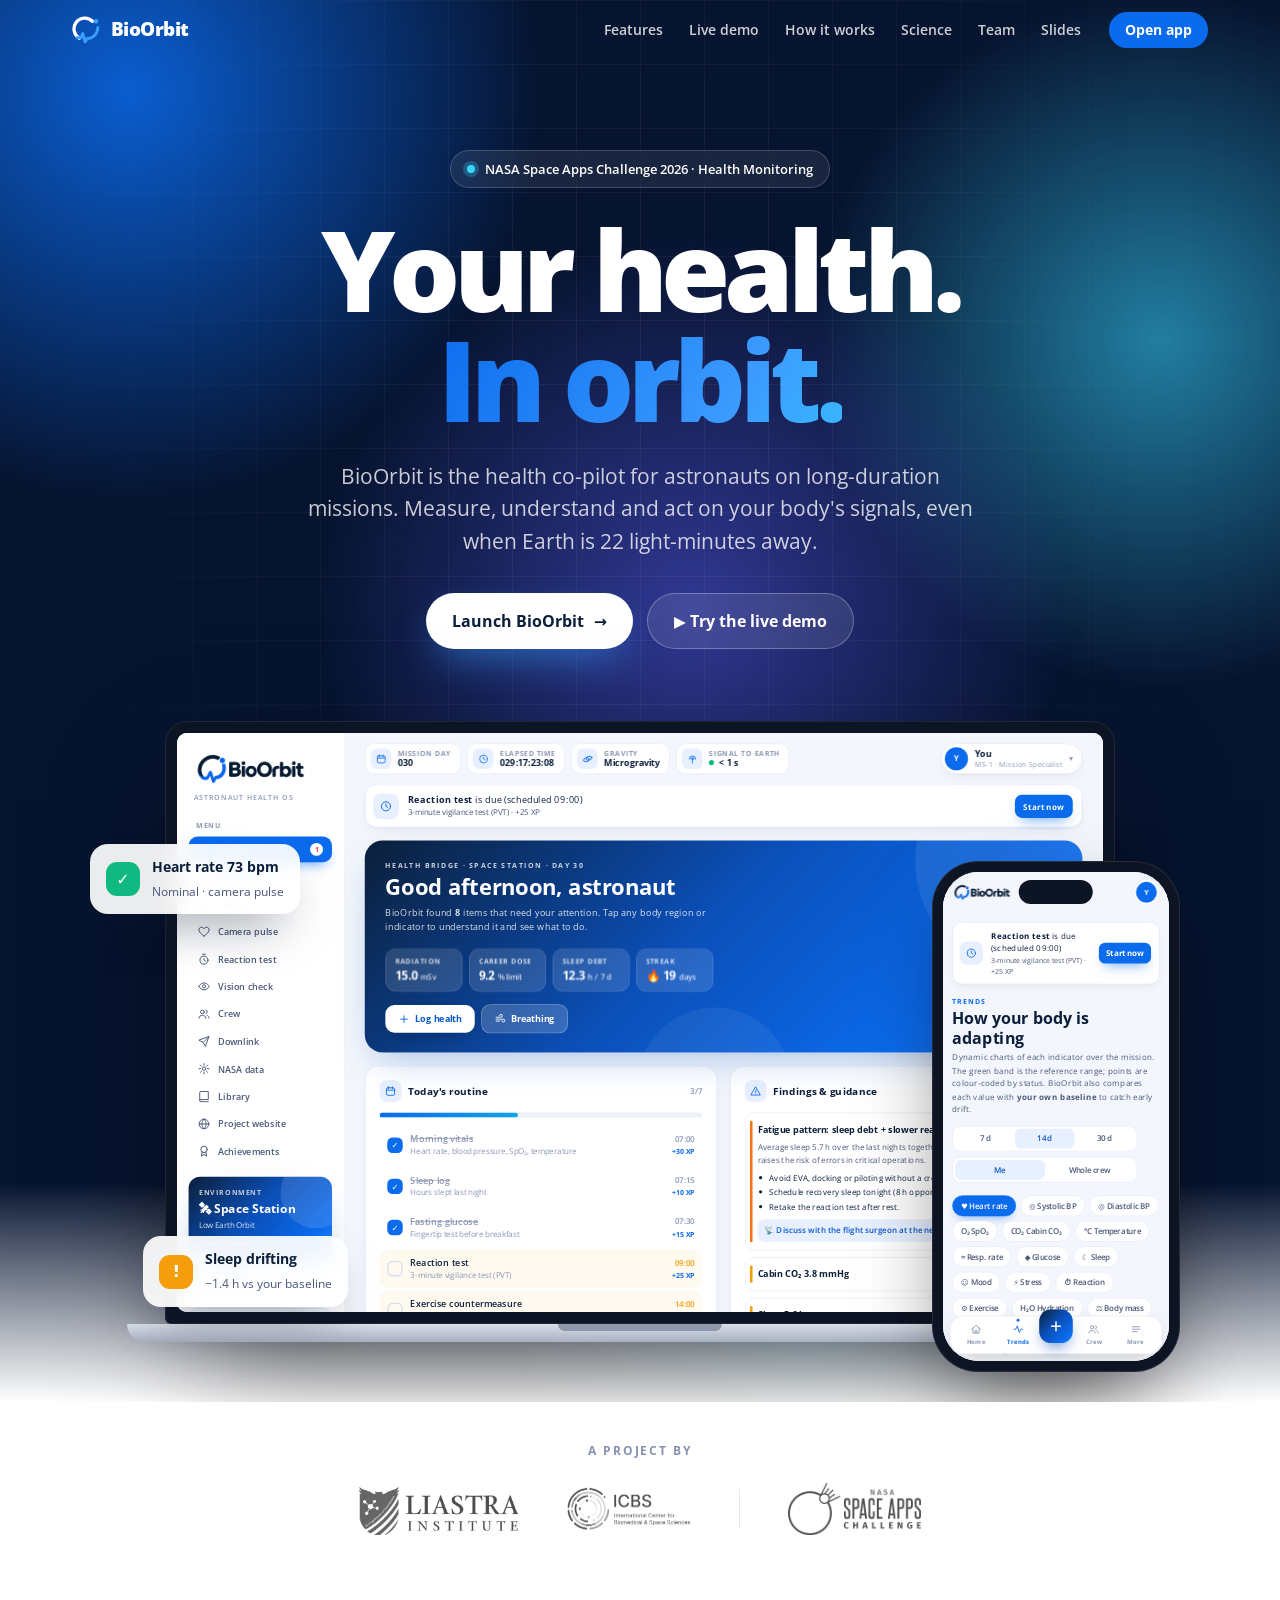
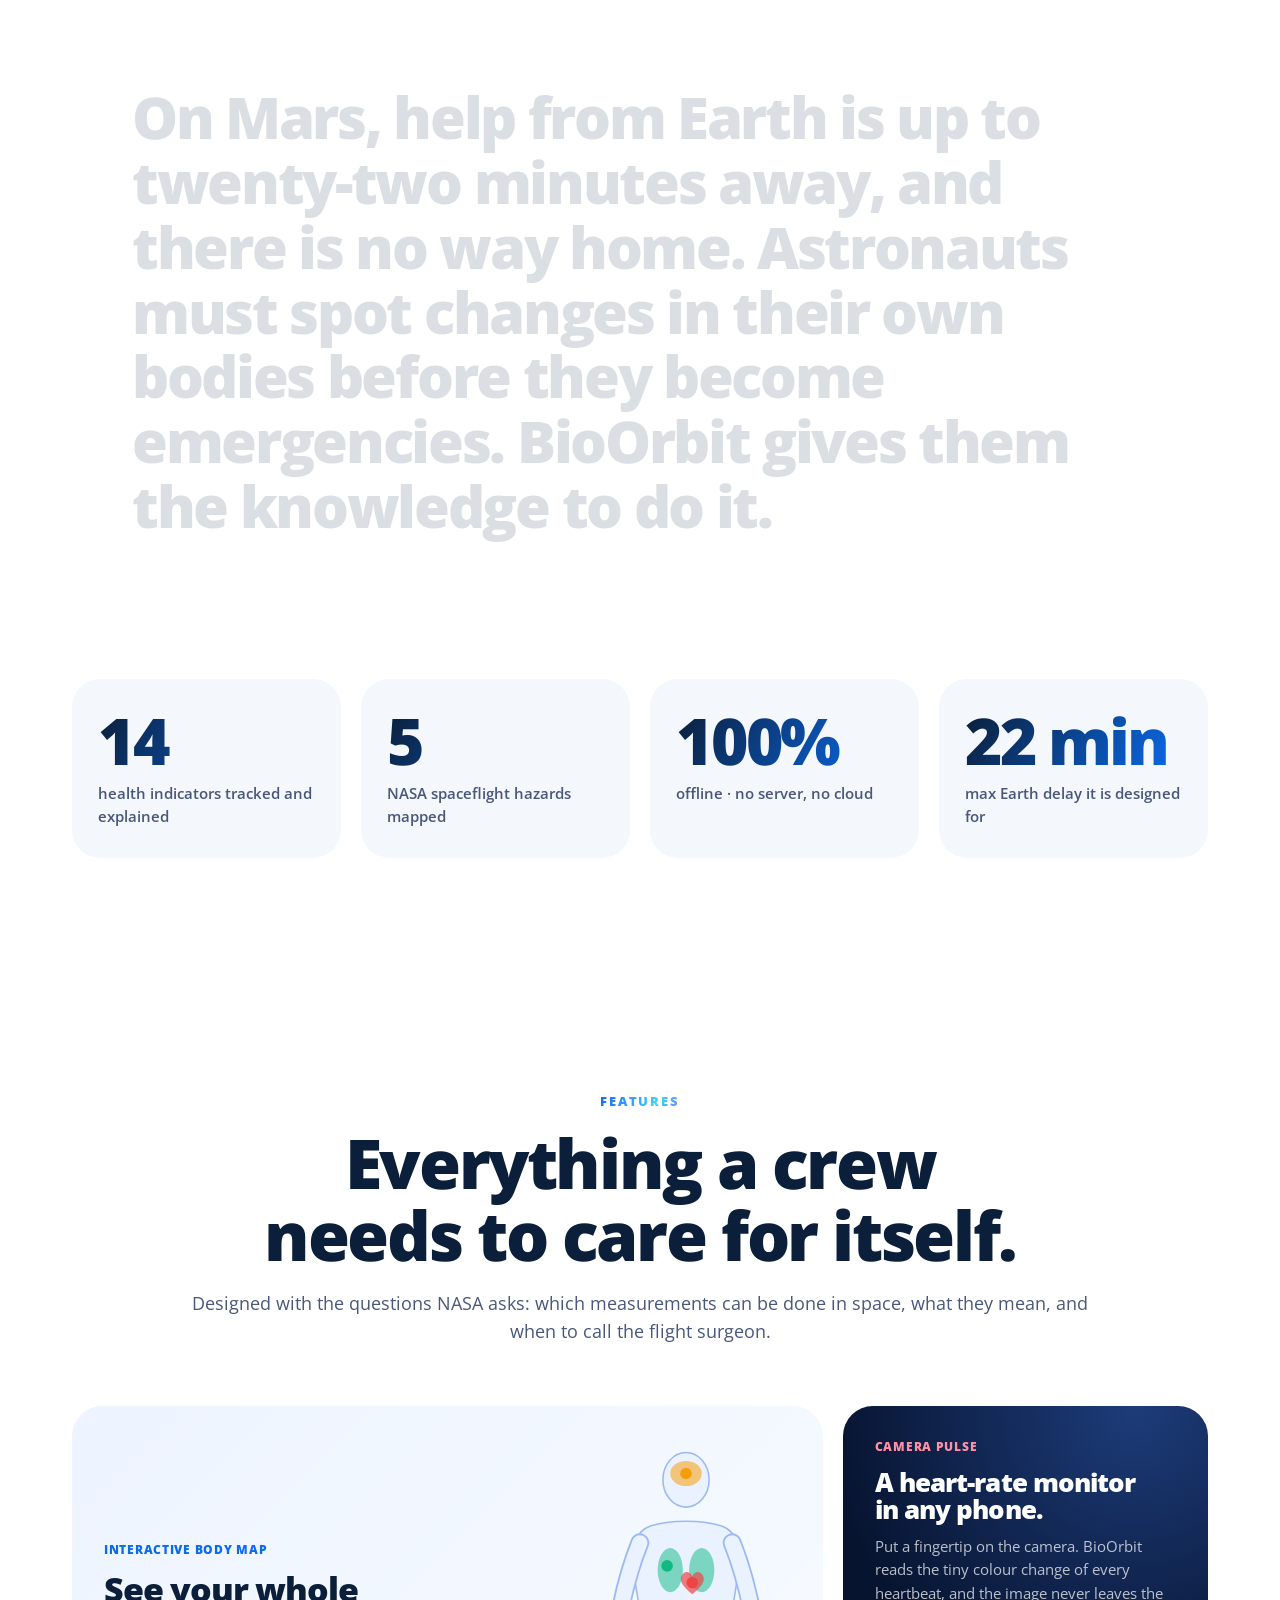
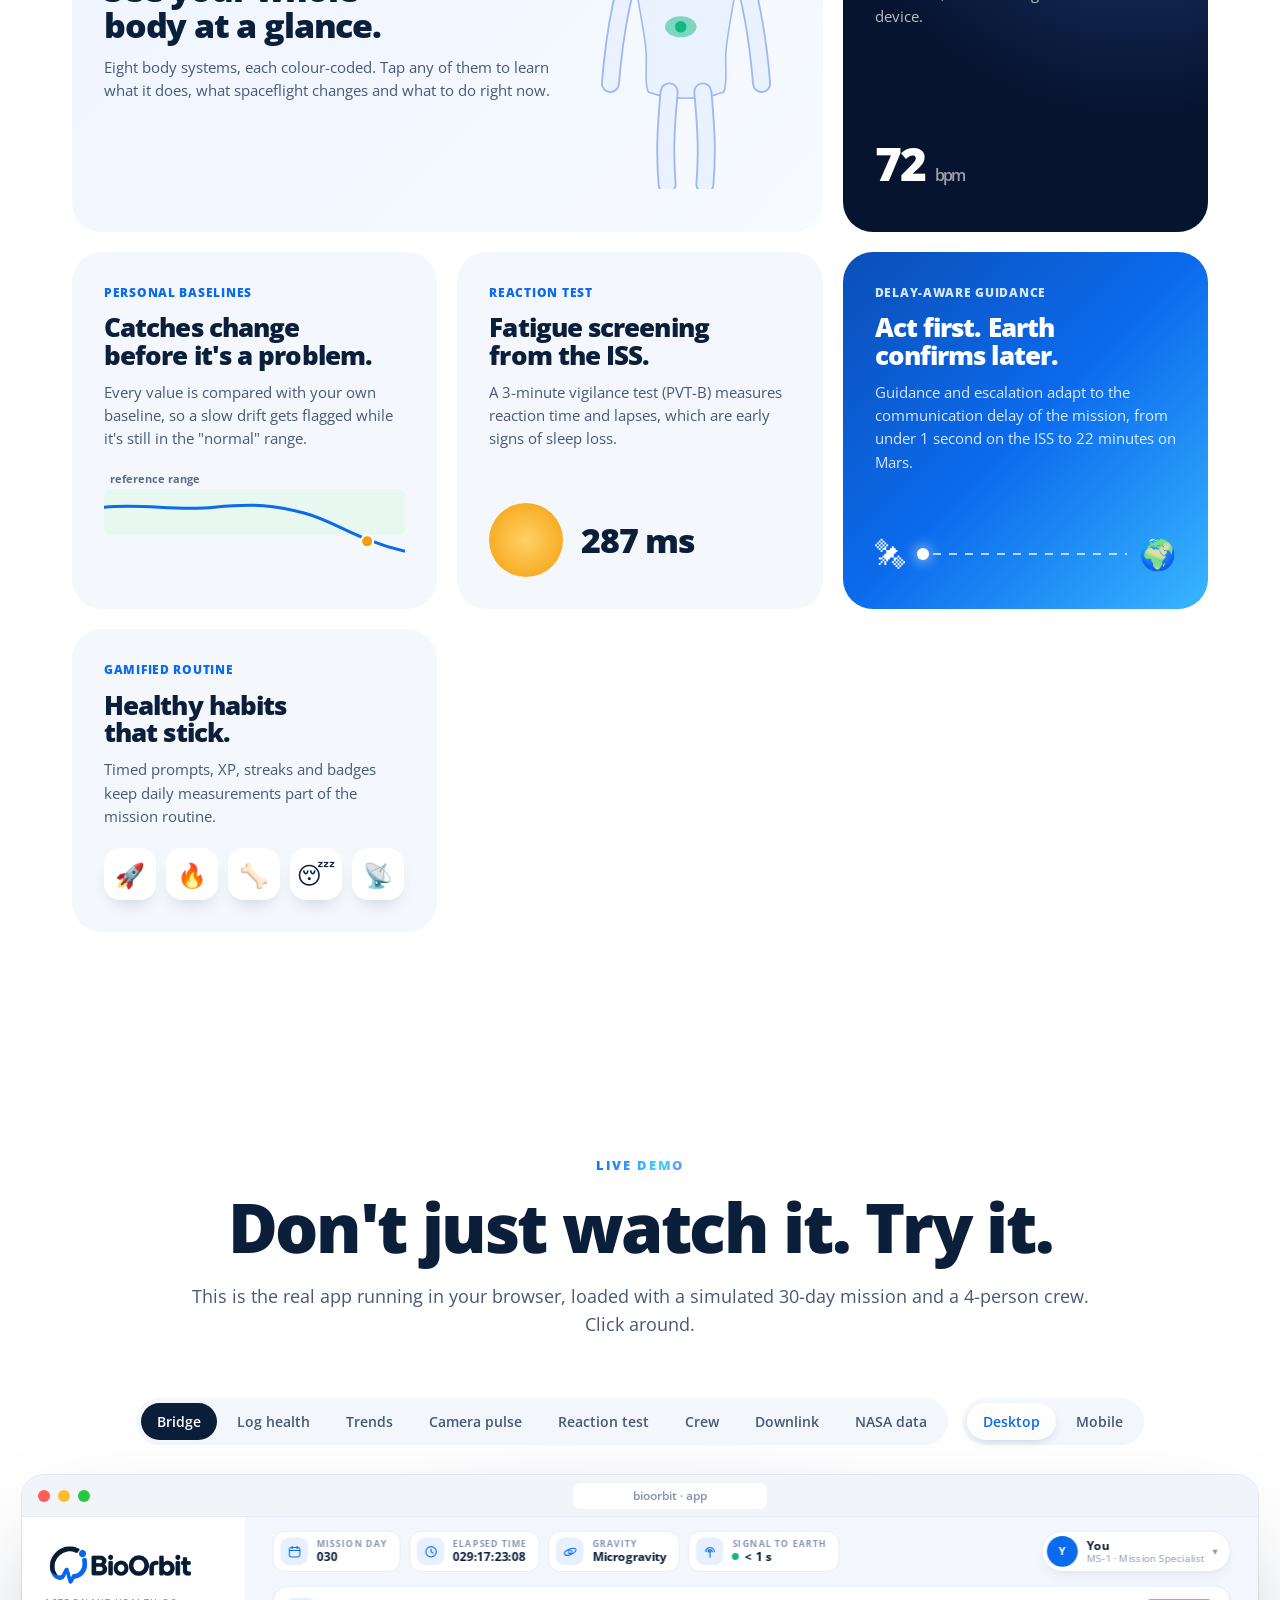
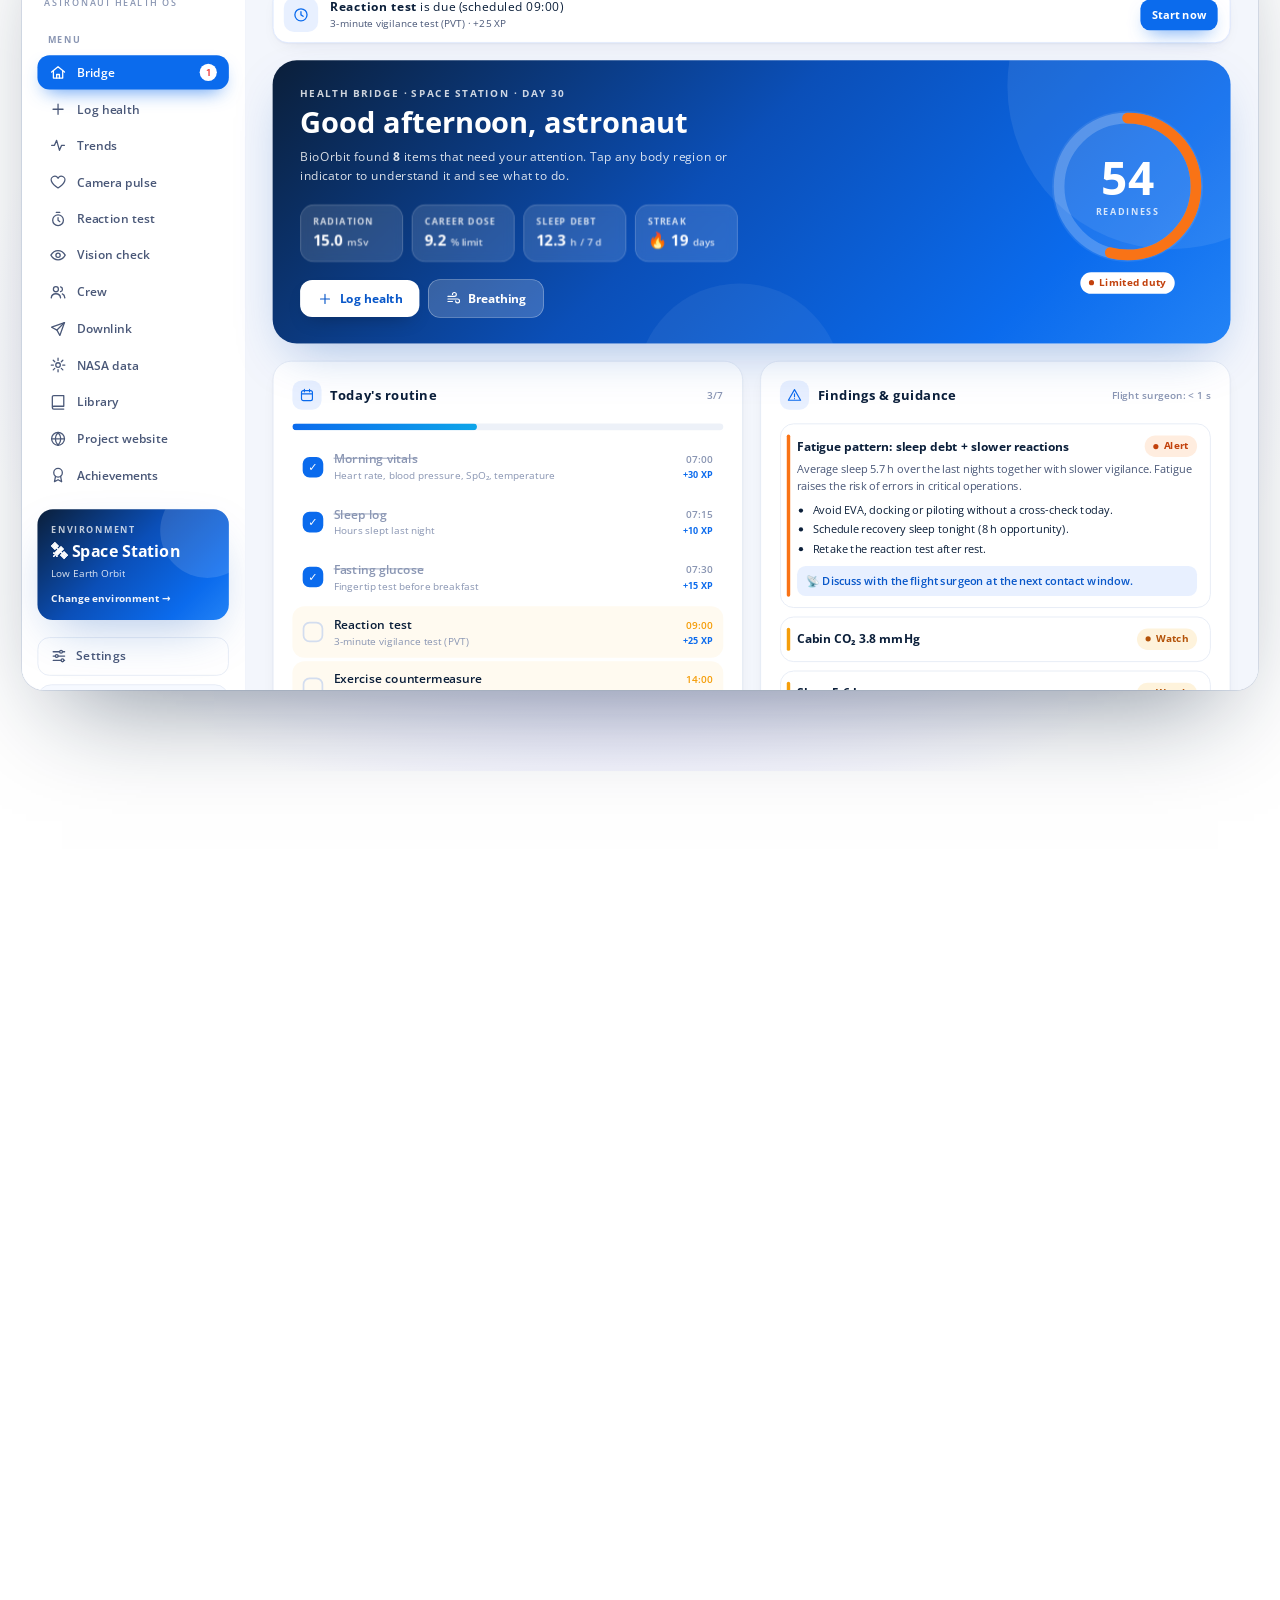
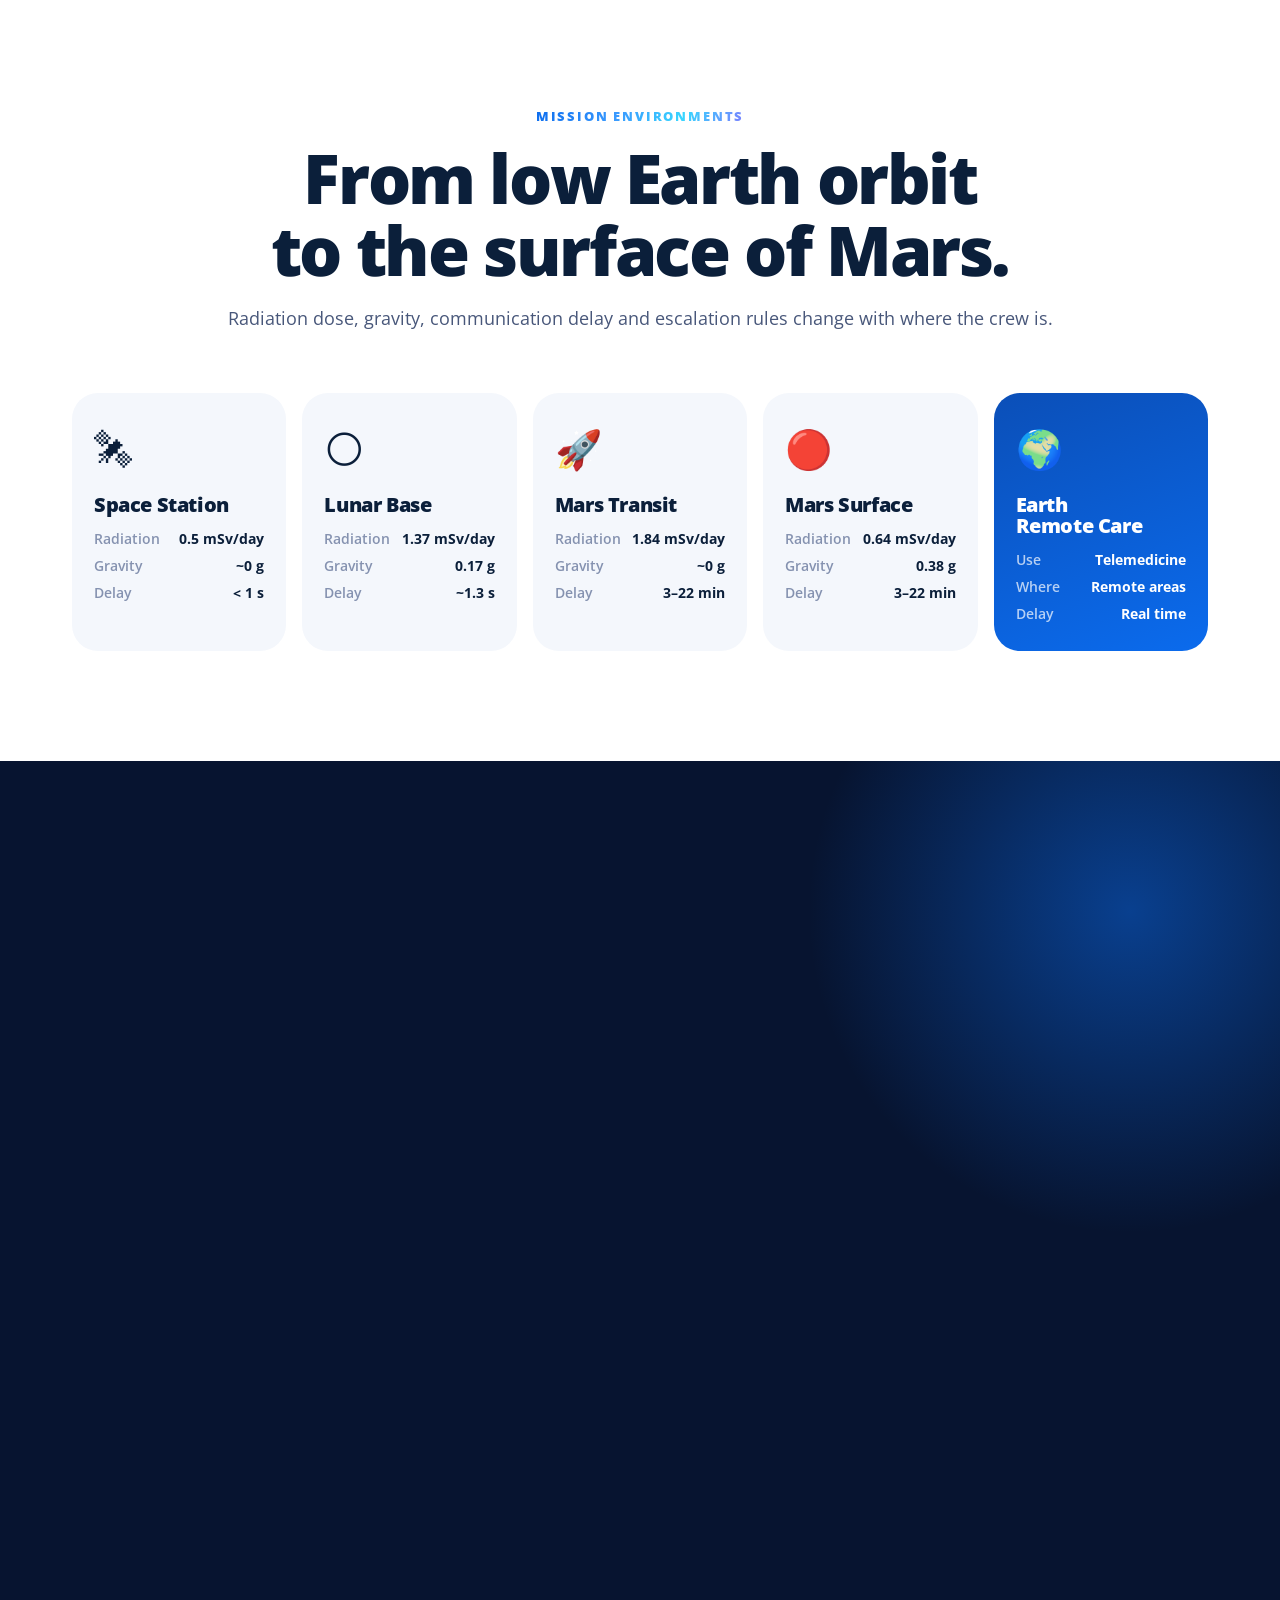
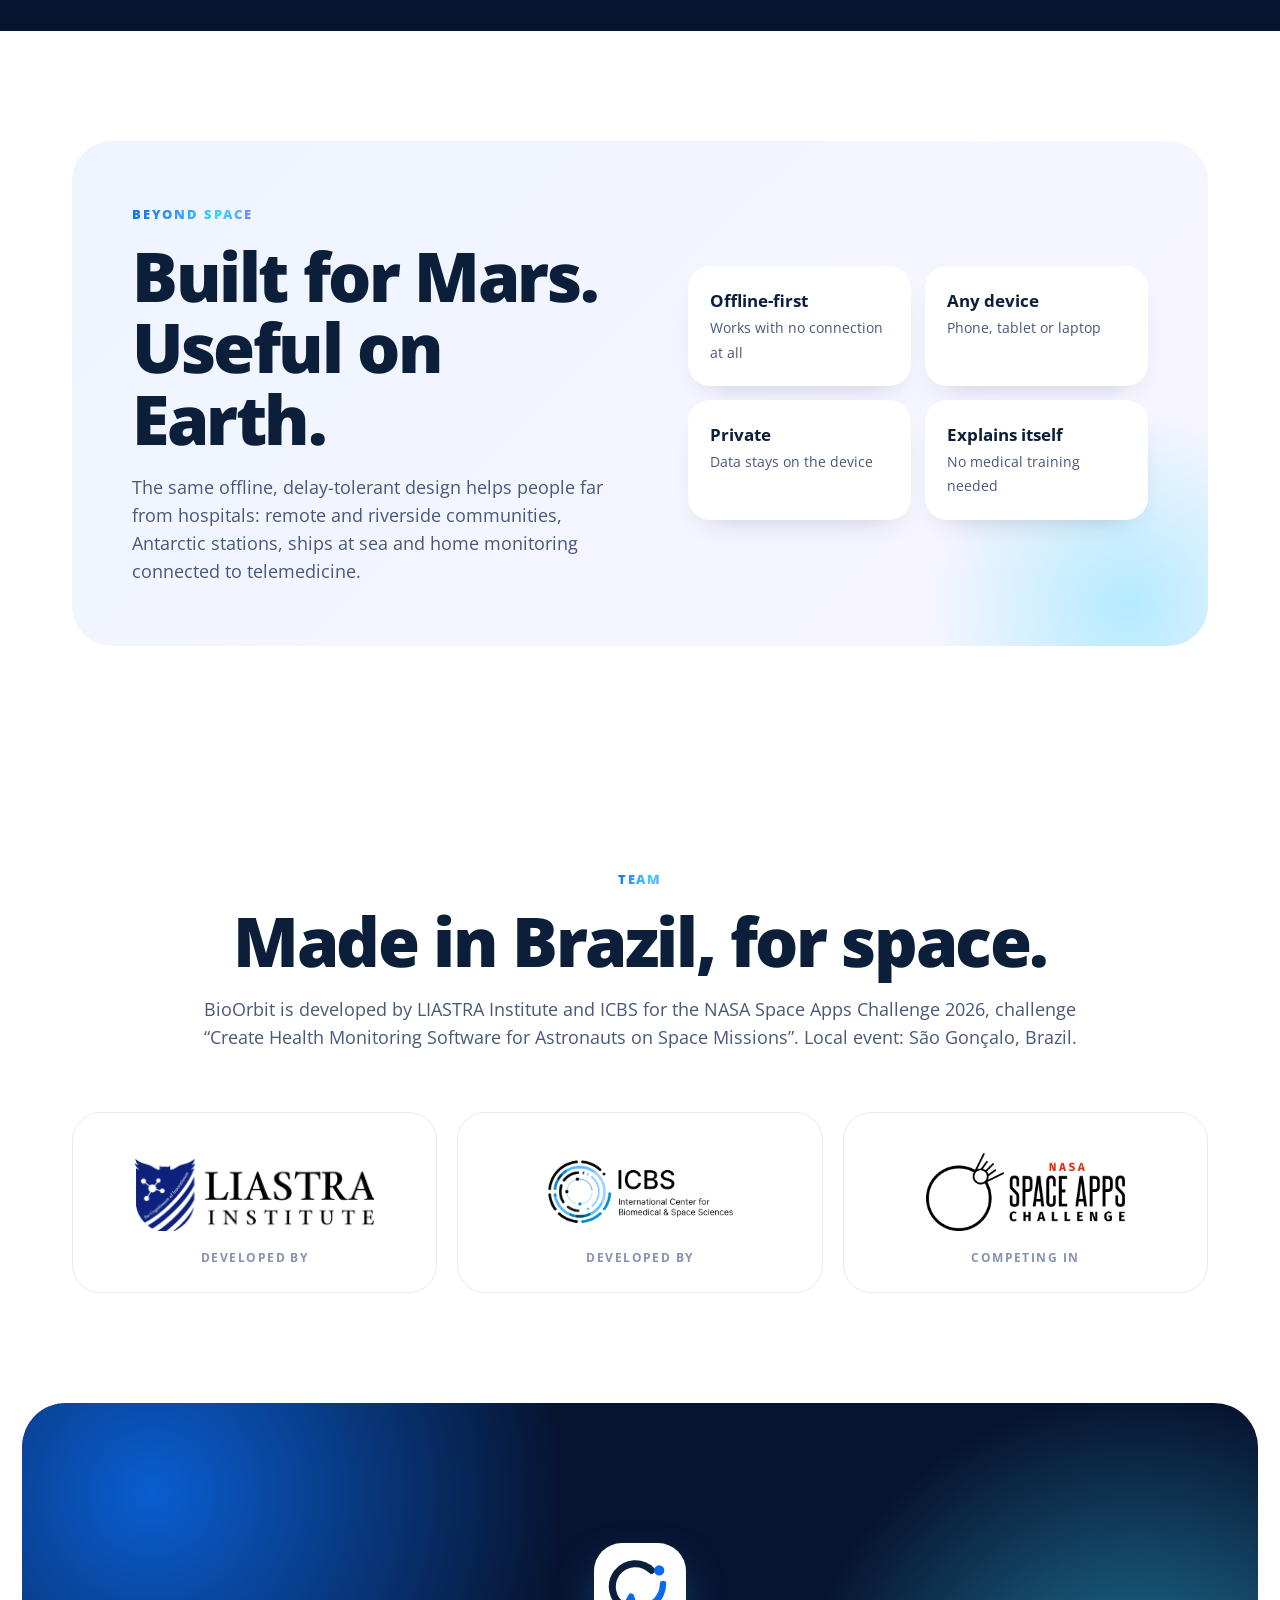
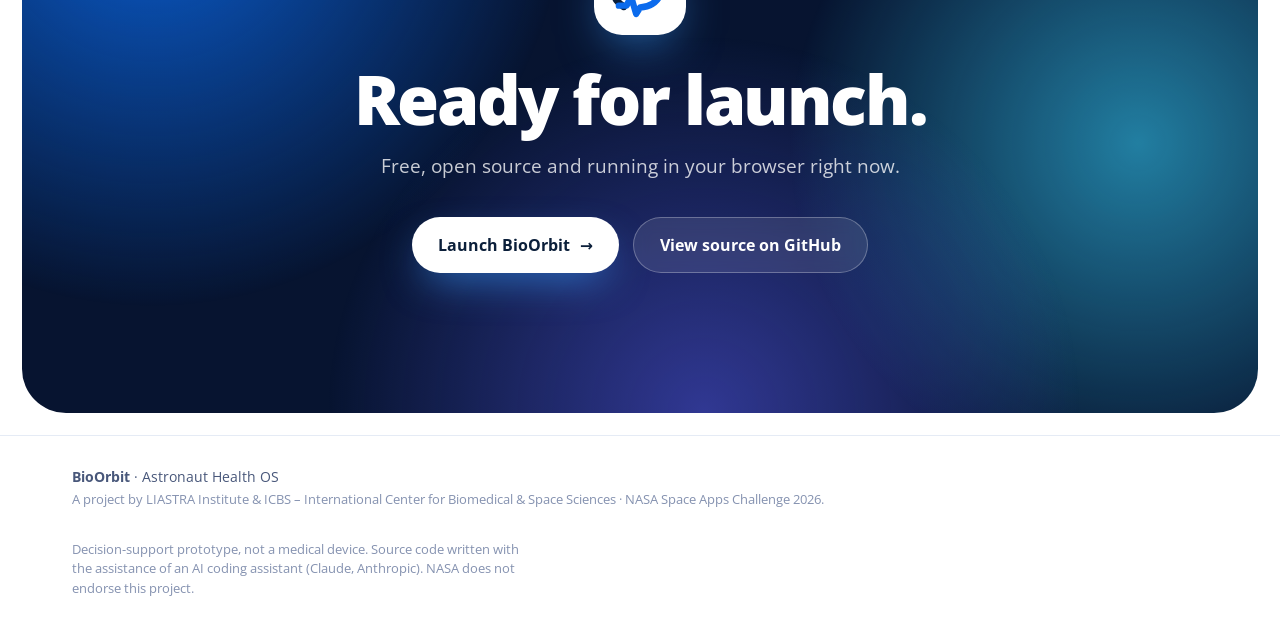
<file: index.html>
<!doctype html>
<!--
  BioOrbit — project website
  LIASTRA Institute & ICBS — NASA Space Apps Challenge 2026
  SI disclosure: this page was written with the assistance of an AI coding
  assistant (Claude, Anthropic). Concept and content direction by the team.
-->
<html lang="en">
<head>
  <meta charset="utf-8">
  <meta name="viewport" content="width=device-width, initial-scale=1, viewport-fit=cover">
  <title>BioOrbit — Your health, in orbit</title>
  <meta name="description" content="BioOrbit is an offline-first health monitoring and decision-support app for astronauts on long-duration missions, and for remote care on Earth. By LIASTRA Institute & ICBS for NASA Space Apps 2026.">
  <meta name="generator" content="Hand-written HTML/CSS/JS; code written with AI assistance (Claude, Anthropic)">
  <meta name="theme-color" content="#071430">
  <link rel="icon" href="data:image/svg+xml,%3Csvg viewBox='0 0 100 100' xmlns='http://www.w3.org/2000/svg'%3E%3Cpath d='M68 20.8A36 36 0 1 0 24.5 77.5' fill='none' stroke='%230b1f3a' stroke-width='11' stroke-linecap='round'/%3E%3Cpath d='M17 76h12l7-14 8 27 6-10c14-1 26-8 32-20 3-6 4-11 4-17' fill='none' stroke='%230b6bed' stroke-width='10' stroke-linecap='round' stroke-linejoin='round'/%3E%3Ccircle cx='80' cy='21' r='8' fill='%230b6bed'/%3E%3C/svg%3E">
  <link rel="preconnect" href="https://fonts.googleapis.com">
  <link rel="preconnect" href="https://fonts.gstatic.com" crossorigin>
  <link href="https://fonts.googleapis.com/css2?family=Open+Sans:wght@400;500;600;700;800&display=swap" rel="stylesheet">
  <link rel="stylesheet" href="assets/site/site.css">
</head>
<body>

<!-- ================= NAV ================= -->
<header class="nav" id="nav">
  <div class="nav-in">
    <a href="#top" class="nav-logo" aria-label="BioOrbit home">
      <svg viewBox="0 0 100 100" aria-hidden="true"><path d="M68 20.8A36 36 0 1 0 24.5 77.5" fill="none" stroke="currentColor" stroke-width="11" stroke-linecap="round"/><path d="M17 76h12l7-14 8 27 6-10c14-1 26-8 32-20 3-6 4-11 4-17" fill="none" stroke="#3b9bff" stroke-width="10" stroke-linecap="round" stroke-linejoin="round"/><circle cx="80" cy="21" r="8" fill="#3b9bff"/></svg>
      <span>BioOrbit</span>
    </a>
    <nav class="nav-links" id="navLinks">
      <a href="#features">Features</a>
      <a href="#demo">Live demo</a>
      <a href="#how">How it works</a>
      <a href="#science">Science</a>
      <a href="#team">Team</a>
      <a href="slides/">Slides</a>
    </nav>
    <a href="app.html" class="nav-cta">Open app</a>
    <button class="nav-burger" id="navBurger" aria-label="Menu"><span></span><span></span></button>
  </div>
</header>

<main id="top">

  <!-- ================= HERO ================= -->
  <section class="hero">
    <div class="mesh" aria-hidden="true"><i class="b1"></i><i class="b2"></i><i class="b3"></i><i class="b4"></i></div>
    <div class="grid-lines" aria-hidden="true"></div>
    <div class="hero-in">
      <a class="badge reveal" href="#team"><span class="dot"></span> NASA Space Apps Challenge 2026 · Health Monitoring</a>
      <h1 class="reveal d1">Your health.<br><span class="grad-text">In orbit.</span></h1>
      <p class="lead reveal d2">BioOrbit is the health co-pilot for astronauts on long-duration missions. Measure, understand and act on your body's signals, even when Earth is 22 light-minutes away.</p>
      <div class="cta-row reveal d3">
        <a href="app.html" class="btn btn-primary">Launch BioOrbit <span>→</span></a>
        <a href="#demo" class="btn btn-ghost">▶ Try the live demo</a>
      </div>
    </div>

    <div class="devices reveal d4">
      <div class="laptop">
        <div class="laptop-screen">
          <div class="frame-wrap" data-w="1440" data-h="900">
            <iframe src="app.html?embed=1#bridge" title="BioOrbit desktop app preview" loading="eager" tabindex="-1"></iframe>
          </div>
        </div>
        <div class="laptop-base"></div>
      </div>
      <div class="phone phone-hero">
        <div class="phone-screen">
          <div class="frame-wrap" data-w="390" data-h="844">
            <iframe src="app.html?embed=1#trends" title="BioOrbit mobile app preview" loading="eager" tabindex="-1"></iframe>
          </div>
        </div>
        <div class="notch"></div>
      </div>
      <div class="float-card fc1"><span class="fc-ico ok">✓</span><div><b>Heart rate 73 bpm</b><small>Nominal · camera pulse</small></div></div>
      <div class="float-card fc2"><span class="fc-ico warn">!</span><div><b>Sleep drifting</b><small>−1.4 h vs your baseline</small></div></div>
    </div>
  </section>

  <!-- ================= LOGO STRIP ================= -->
  <section class="strip">
    <p>A project by</p>
    <div class="strip-logos">
      <img src="assets/img/liastra-logo.png" alt="LIASTRA Institute">
      <img src="assets/img/icbs-logo.webp" alt="ICBS – International Center for Biomedical & Space Sciences">
      <span class="strip-sep"></span>
      <img src="assets/img/space-apps-logo.png" alt="NASA Space Apps Challenge">
    </div>
  </section>

  <!-- ================= STATEMENT (scroll highlight) ================= -->
  <section class="statement" id="statement">
    <p class="words">On Mars, help from Earth is up to twenty-two minutes away, and there is no way home. Astronauts must spot changes in their own bodies before they become emergencies. BioOrbit gives them the knowledge to do it.</p>
  </section>

  <!-- ================= STATS ================= -->
  <section class="stats">
    <div class="stat reveal"><b data-count="14">0</b><span>health indicators tracked and explained</span></div>
    <div class="stat reveal d1"><b data-count="5">0</b><span>NASA spaceflight hazards mapped</span></div>
    <div class="stat reveal d2"><b data-count="100" data-suffix="%">0</b><span>offline · no server, no cloud</span></div>
    <div class="stat reveal d3"><b data-count="22" data-suffix=" min">0</b><span>max Earth delay it is designed for</span></div>
  </section>

  <!-- ================= FEATURES / BENTO ================= -->
  <section class="section" id="features">
    <div class="sec-head reveal">
      <span class="eyebrow">Features</span>
      <h2>Everything a crew needs to care for itself.</h2>
      <p>Designed with the questions NASA asks: which measurements can be done in space, what they mean, and when to call the flight surgeon.</p>
    </div>

    <div class="bento">
      <article class="tile t-big reveal">
        <div class="t-txt">
          <span class="t-tag">Interactive body map</span>
          <h3>See your whole body at a glance.</h3>
          <p>Eight body systems, each colour-coded. Tap any of them to learn what it does, what spaceflight changes and what to do right now.</p>
        </div>
        <div class="t-vis body-vis">
          <svg viewBox="0 0 200 330" aria-hidden="true">
            <g fill="#eaf2ff" stroke="#9db8f2" stroke-width="1.5">
              <ellipse cx="100" cy="36" rx="22" ry="26"/>
              <path d="M66 80C84 74 116 74 134 80 150 86 152 104 150 120 147 150 140 175 138 200 137 216 140 228 136 238 116 246 84 246 64 238 60 228 63 216 62 200 60 175 53 150 50 120 48 104 50 86 66 80Z"/>
            </g>
            <g stroke="#9db8f2" stroke-width="18" stroke-linecap="round" fill="none"><path d="M56 96C40 136 32 180 28 230"/><path d="M144 96C160 136 168 180 172 230"/><path d="M84 238C80 280 80 300 82 326"/><path d="M116 238C120 280 120 300 118 326"/></g>
            <g stroke="#eaf2ff" stroke-width="14.5" stroke-linecap="round" fill="none"><path d="M56 96C40 136 32 180 28 230"/><path d="M144 96C160 136 168 180 172 230"/><path d="M84 238C80 280 80 300 82 326"/><path d="M116 238C120 280 120 300 118 326"/></g>
            <ellipse cx="100" cy="30" rx="15" ry="12" fill="#f59e0b" opacity=".55"/>
            <ellipse cx="85" cy="122" rx="12" ry="21" fill="#10b981" opacity=".5"/><ellipse cx="115" cy="122" rx="12" ry="21" fill="#10b981" opacity=".5"/>
            <path d="M106 145C97 138 93 132 96 127 99 122 104 123 106 128 108 123 113 122 116 127 119 132 115 138 106 145Z" fill="#ef4444" opacity=".7"/>
            <ellipse cx="95" cy="176" rx="15" ry="10" fill="#10b981" opacity=".5"/>
            <g class="pulse-dots"><circle cx="100" cy="30" r="5.5" fill="#f59e0b"/><circle cx="106" cy="134" r="5.5" fill="#ef4444"/><circle cx="82" cy="118" r="5.5" fill="#10b981"/><circle cx="95" cy="176" r="5.5" fill="#10b981"/></g>
          </svg>
        </div>
      </article>

      <article class="tile t-dark reveal d1">
        <span class="t-tag">Camera pulse</span>
        <h3>A heart-rate monitor in any phone.</h3>
        <p>Put a fingertip on the camera. BioOrbit reads the tiny colour change of every heartbeat, and the image never leaves the device.</p>
        <svg class="ecg" viewBox="0 0 300 80" aria-hidden="true"><path d="M0 40h60l10-18 12 40 10-34 8 12h40l10-18 12 40 10-34 8 12h40l10-18 12 40 10-34 8 12h20" fill="none" stroke="#ff5a7a" stroke-width="3" stroke-linecap="round" stroke-linejoin="round"/></svg>
        <div class="bpm">72 <small>bpm</small></div>
      </article>

      <article class="tile reveal d2">
        <span class="t-tag">Personal baselines</span>
        <h3>Catches change before it's a problem.</h3>
        <p>Every value is compared with your own baseline, so a slow drift gets flagged while it's still in the "normal" range.</p>
        <svg class="drift" viewBox="0 0 300 110" aria-hidden="true">
          <rect x="0" y="22" width="300" height="46" rx="8" fill="#e8f7f0"/>
          <path d="M0 40 C40 36 70 44 110 40 S170 38 200 46 S250 72 300 84" fill="none" stroke="#0b6bed" stroke-width="3" stroke-linecap="round"/>
          <circle cx="300" cy="84" r="0"/><circle cx="262" cy="74" r="6" fill="#f59e0b" stroke="#fff" stroke-width="2"/>
          <text x="6" y="16" font-size="11" fill="#5b6b8c" font-weight="700">reference range</text>
        </svg>
      </article>

      <article class="tile reveal">
        <span class="t-tag">Reaction test</span>
        <h3>Fatigue screening from the ISS.</h3>
        <p>A 3-minute vigilance test (PVT-B) measures reaction time and lapses, which are early signs of sleep loss.</p>
        <div class="pvt-vis"><div class="pvt-dot"></div><span>287 ms</span></div>
      </article>

      <article class="tile t-grad reveal d1">
        <span class="t-tag light">Delay-aware guidance</span>
        <h3>Act first. Earth confirms later.</h3>
        <p>Guidance and escalation adapt to the communication delay of the mission, from under 1 second on the ISS to 22 minutes on Mars.</p>
        <div class="delay-vis"><span>🛰</span><i></i><span>🌍</span></div>
      </article>

      <article class="tile reveal d2">
        <span class="t-tag">Gamified routine</span>
        <h3>Healthy habits that stick.</h3>
        <p>Timed prompts, XP, streaks and badges keep daily measurements part of the mission routine.</p>
        <div class="badges-vis"><span>🚀</span><span>🔥</span><span>🦴</span><span>😴</span><span>📡</span></div>
      </article>
    </div>
  </section>

  <!-- ================= LIVE DEMO ================= -->
  <section class="section demo" id="demo">
    <div class="sec-head reveal">
      <span class="eyebrow">Live demo</span>
      <h2>Don't just watch it. Try it.</h2>
      <p>This is the real app running in your browser, loaded with a simulated 30-day mission and a 4-person crew. Click around.</p>
    </div>
    <div class="demo-controls reveal">
      <div class="demo-tabs" id="demoTabs">
        <button class="on" data-view="bridge">Bridge</button>
        <button data-view="log">Log health</button>
        <button data-view="trends">Trends</button>
        <button data-view="pulse">Camera pulse</button>
        <button data-view="reaction">Reaction test</button>
        <button data-view="crew">Crew</button>
        <button data-view="downlink">Downlink</button>
        <button data-view="nasa">NASA data</button>
      </div>
      <div class="demo-device" id="demoDevice">
        <button class="on" data-device="desktop">Desktop</button>
        <button data-device="mobile">Mobile</button>
      </div>
    </div>
    <div class="demo-stage reveal">
      <div class="browser" id="demoDesktop">
        <div class="browser-bar"><i></i><i></i><i></i><span>bioorbit · app</span></div>
        <div class="frame-wrap interactive" data-w="1440" data-h="900">
          <iframe id="demoFrameD" src="app.html?embed=1#bridge" title="BioOrbit live demo (desktop)" loading="lazy"></iframe>
        </div>
      </div>
      <div class="phone phone-demo hidden" id="demoMobile">
        <div class="phone-screen">
          <div class="frame-wrap interactive" data-w="390" data-h="844">
            <iframe id="demoFrameM" src="app.html?embed=1#bridge" title="BioOrbit live demo (mobile)" loading="lazy"></iframe>
          </div>
        </div>
        <div class="notch"></div>
      </div>
    </div>
    <p class="demo-note reveal">Tip: the demo saves data only in this browser. Open the <a href="app.html">full app</a> to use it fullscreen.</p>
  </section>

  <!-- ================= HOW IT WORKS ================= -->
  <section class="section" id="how">
    <div class="sec-head reveal">
      <span class="eyebrow">How it works</span>
      <h2>From a measurement to a decision in seconds.</h2>
    </div>
    <div class="steps">
      <div class="step reveal"><span class="n">01</span><h3>Measure</h3><p>Log vitals, sleep, mood and symptoms, or measure them with the camera pulse and reaction test. Every field explains how to measure it in space.</p></div>
      <div class="step reveal d1"><span class="n">02</span><h3>Understand</h3><p>Values are classified against reference ranges and your personal baseline. Signals are combined into insights such as fatigue or possible infection.</p></div>
      <div class="step reveal d2"><span class="n">03</span><h3>Act</h3><p>Each finding comes with clear onboard actions and a readiness score with duty status, so the crew knows what to do right now.</p></div>
      <div class="step reveal d3"><span class="n">04</span><h3>Downlink</h3><p>A compact, structured report goes to the flight surgeon through any data link, and the app shows when it will arrive.</p></div>
    </div>
  </section>

  <!-- ================= ENVIRONMENTS ================= -->
  <section class="section envs-sec">
    <div class="sec-head reveal">
      <span class="eyebrow">Mission environments</span>
      <h2>From low Earth orbit to the surface of Mars.</h2>
      <p>Radiation dose, gravity, communication delay and escalation rules change with where the crew is.</p>
    </div>
    <div class="envs">
      <div class="env reveal"><span class="e-ico">🛰</span><h3>Space Station</h3><dl><dt>Radiation</dt><dd>0.5 mSv/day</dd><dt>Gravity</dt><dd>~0 g</dd><dt>Delay</dt><dd>&lt; 1 s</dd></dl></div>
      <div class="env reveal d1"><span class="e-ico">🌕</span><h3>Lunar Base</h3><dl><dt>Radiation</dt><dd>1.37 mSv/day</dd><dt>Gravity</dt><dd>0.17 g</dd><dt>Delay</dt><dd>~1.3 s</dd></dl></div>
      <div class="env reveal d2"><span class="e-ico">🚀</span><h3>Mars Transit</h3><dl><dt>Radiation</dt><dd>1.84 mSv/day</dd><dt>Gravity</dt><dd>~0 g</dd><dt>Delay</dt><dd>3–22 min</dd></dl></div>
      <div class="env reveal d3"><span class="e-ico">🔴</span><h3>Mars Surface</h3><dl><dt>Radiation</dt><dd>0.64 mSv/day</dd><dt>Gravity</dt><dd>0.38 g</dd><dt>Delay</dt><dd>3–22 min</dd></dl></div>
      <div class="env env-earth reveal d4"><span class="e-ico">🌍</span><h3>Earth Remote Care</h3><dl><dt>Use</dt><dd>Telemedicine</dd><dt>Where</dt><dd>Remote areas</dd><dt>Delay</dt><dd>Real time</dd></dl></div>
    </div>
  </section>

  <!-- ================= SCIENCE ================= -->
  <section class="section science" id="science">
    <div class="science-in">
      <div class="reveal">
        <span class="eyebrow light">Built on NASA science</span>
        <h2>The five hazards of human spaceflight.</h2>
        <p>NASA's Human Research Program maps five hazards. Every indicator in BioOrbit is linked to at least one of them, and the in-app library explains what to monitor and the countermeasures for each.</p>
        <p style="margin-top:14px">And it uses <b>real data</b>: the <a href="app.html#nasa" style="color:inherit;text-decoration:underline">NASA data page</a> shows live solar-radiation storm status from NOAA's GOES satellites and the real blood tests of the four Inspiration4 astronauts from NASA's Open Science Data Repository (OSD-569, OSD-575). On that data, BioOrbit's personal-baseline rule catches lymphocyte drops of 27–48 % that a normal-range check calls “normal”.</p>
        <a class="btn btn-white" href="https://www.nasa.gov/hrp/hazards/" target="_blank" rel="noopener">NASA HRP hazards ↗</a>
        <a class="btn btn-white" href="app.html#nasa" style="margin-left:8px">Open real-data page →</a>
      </div>
      <ul class="hazards">
        <li class="reveal"><span>☢</span><div><b>Space radiation</b><small>Dose tracking vs. the 600 mSv career limit</small></div></li>
        <li class="reveal d1"><span>◉</span><div><b>Isolation &amp; confinement</b><small>Mood, stress, sleep and reaction time</small></div></li>
        <li class="reveal d2"><span>↔</span><div><b>Distance from Earth</b><small>Autonomous, delay-aware decisions</small></div></li>
        <li class="reveal d3"><span>⇵</span><div><b>Gravity fields</b><small>Heart, bone, muscle and vision (SANS)</small></div></li>
        <li class="reveal d4"><span>⌂</span><div><b>Hostile closed environments</b><small>SpO₂, breathing, temperature and infection</small></div></li>
      </ul>
    </div>
  </section>

  <!-- ================= EARTH IMPACT ================= -->
  <section class="section impact">
    <div class="impact-card reveal">
      <div>
        <span class="eyebrow">Beyond space</span>
        <h2>Built for Mars.<br>Useful on Earth.</h2>
        <p>The same offline, delay-tolerant design helps people far from hospitals: remote and riverside communities, Antarctic stations, ships at sea and home monitoring connected to telemedicine.</p>
      </div>
      <div class="impact-points">
        <div><b>Offline-first</b><span>Works with no connection at all</span></div>
        <div><b>Any device</b><span>Phone, tablet or laptop</span></div>
        <div><b>Private</b><span>Data stays on the device</span></div>
        <div><b>Explains itself</b><span>No medical training needed</span></div>
      </div>
    </div>
  </section>

  <!-- ================= TEAM ================= -->
  <section class="section team" id="team">
    <div class="sec-head reveal">
      <span class="eyebrow">Team</span>
      <h2>Made in Brazil, for space.</h2>
      <p>BioOrbit is developed by LIASTRA Institute and ICBS for the NASA Space Apps Challenge 2026, challenge “Create Health Monitoring Software for Astronauts on Space Missions”. Local event: São Gonçalo, Brazil.</p>
    </div>
    <div class="team-logos">
      <div class="logo-card reveal"><img src="assets/img/liastra-logo.png" alt="LIASTRA Institute"><span>Developed by</span></div>
      <div class="logo-card reveal d1"><img src="assets/img/icbs-logo.webp" alt="ICBS – International Center for Biomedical & Space Sciences"><span>Developed by</span></div>
      <div class="logo-card reveal d2"><img src="assets/img/space-apps-logo.png" alt="NASA Space Apps Challenge"><span>Competing in</span></div>
    </div>
  </section>

  <!-- ================= FINAL CTA ================= -->
  <section class="final">
    <div class="mesh" aria-hidden="true"><i class="b1"></i><i class="b2"></i><i class="b3"></i></div>
    <div class="final-in reveal">
      <div class="final-logo"><svg viewBox="0 0 100 100" aria-hidden="true"><path d="M68 20.8A36 36 0 1 0 24.5 77.5" fill="none" stroke="#0b1f3a" stroke-width="11" stroke-linecap="round"/><path d="M17 76h12l7-14 8 27 6-10c14-1 26-8 32-20 3-6 4-11 4-17" fill="none" stroke="#0b6bed" stroke-width="10" stroke-linecap="round" stroke-linejoin="round"/><circle cx="80" cy="21" r="8" fill="#0b6bed"/></svg></div>
      <h2>Ready for launch.</h2>
      <p>Free, open source and running in your browser right now.</p>
      <div class="cta-row">
        <a href="app.html" class="btn btn-primary">Launch BioOrbit <span>→</span></a>
        <a href="https://github.com/aniramanin/bioorbit" class="btn btn-ghost" id="ghLink" target="_blank" rel="noopener">View source on GitHub</a>
      </div>
    </div>
  </section>
</main>

<footer class="foot">
  <div class="foot-in">
    <div>
      <b>BioOrbit</b> · Astronaut Health OS<br>
      <small>A project by LIASTRA Institute &amp; ICBS – International Center for Biomedical &amp; Space Sciences · NASA Space Apps Challenge 2026.</small>
    </div>
    <small class="foot-note">Decision-support prototype, not a medical device. Source code written with the assistance of an AI coding assistant (Claude, Anthropic). NASA does not endorse this project.</small>
  </div>
</footer>

<script src="assets/site/site.js"></script>
</body>
</html>
</file>
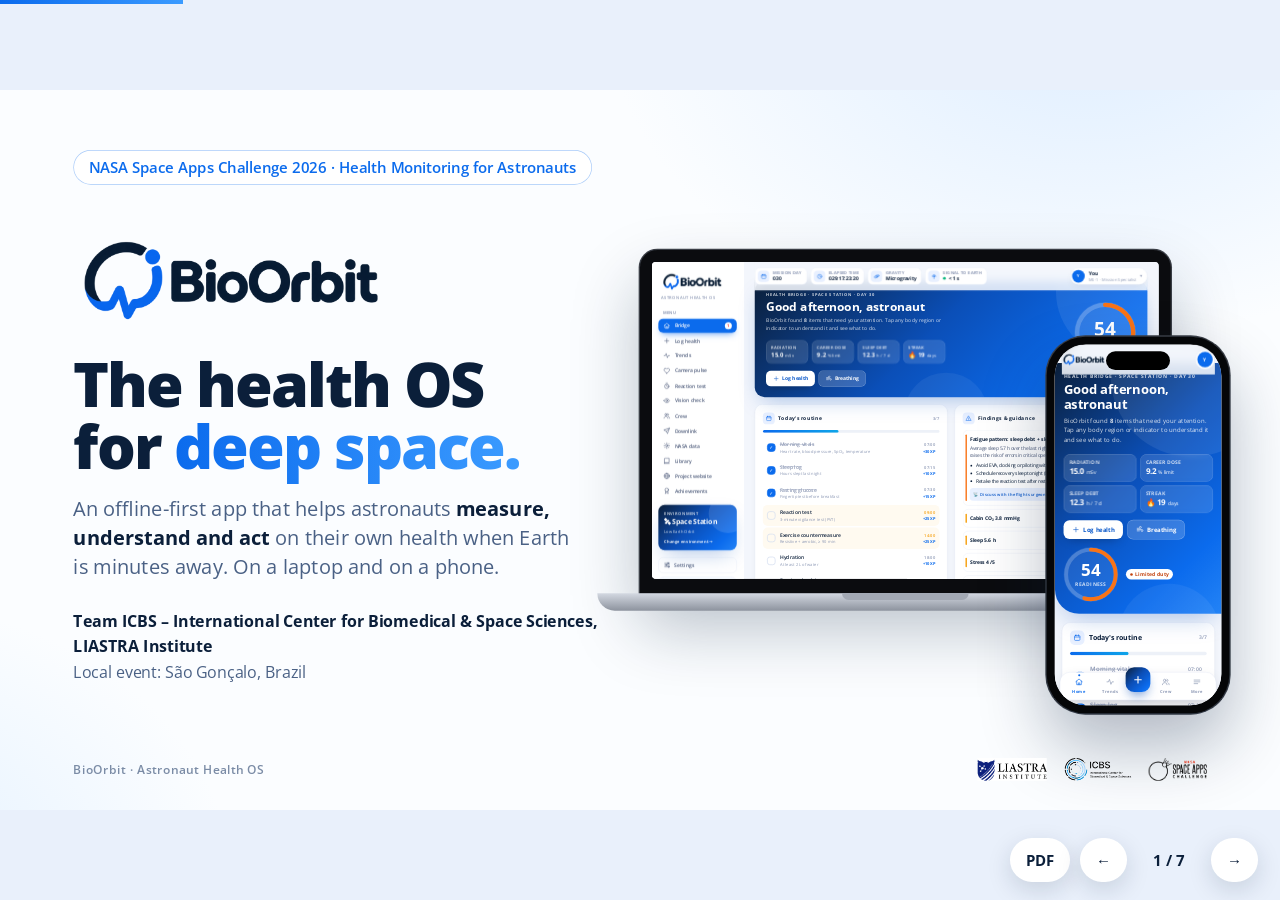
<file: slides/index.html>
<!doctype html>
<!--
  BioOrbit — 7-slide project demo (NASA Space Apps Challenge 2026)
  The device frames embed the real BioOrbit app (app.html?embed=1) and tour it automatically.
  SI disclosure: written with the assistance of an AI coding assistant (Claude, Anthropic). No AI-generated images.
  Navigation: ← → keys, swipe, or the buttons. ?export=1&s=N shows one slide for PDF export.
-->
<html lang="en">
<head>
<meta charset="utf-8">
<meta name="viewport" content="width=device-width, initial-scale=1">
<title>BioOrbit — Project Demo</title>
<meta name="description" content="BioOrbit project demo in 7 slides, with the real app running on a laptop and a phone. ICBS & LIASTRA Institute, NASA Space Apps Challenge 2026.">
<link rel="icon" href="data:image/svg+xml,%3Csvg viewBox='0 0 100 100' xmlns='http://www.w3.org/2000/svg'%3E%3Cpath d='M68 20.8A36 36 0 1 0 24.5 77.5' fill='none' stroke='%230b1f3a' stroke-width='11' stroke-linecap='round'/%3E%3Cpath d='M17 76h12l7-14 8 27 6-10c14-1 26-8 32-20 3-6 4-11 4-17' fill='none' stroke='%230b6bed' stroke-width='10' stroke-linecap='round' stroke-linejoin='round'/%3E%3Ccircle cx='80' cy='21' r='8' fill='%230b6bed'/%3E%3C/svg%3E">
<link rel="preconnect" href="https://fonts.googleapis.com">
<link rel="preconnect" href="https://fonts.gstatic.com" crossorigin>
<link href="https://fonts.googleapis.com/css2?family=Open+Sans:wght@400;600;700;800&display=swap" rel="stylesheet">
<style>
:root { --navy: #0b1f3a; --blue: #0b6bed; --sky: #3b9bff; --muted: #4a6185; --line: #e2eaf4; }
* { box-sizing: border-box; margin: 0; padding: 0; }
html, body { width: 100%; height: 100%; overflow: hidden; background: #e9f0fb; font-family: 'Open Sans', system-ui, sans-serif; color: var(--navy); -webkit-font-smoothing: antialiased; }
.deck { position: fixed; inset: 0; }
.slide { position: absolute; left: 50%; top: 50%; width: 1920px; height: 1080px; transform-origin: 0 0; overflow: hidden; opacity: 0; pointer-events: none;
  background: radial-gradient(1200px 800px at 85% -10%, #dfeeff 0%, rgba(223,238,255,0) 60%), radial-gradient(900px 700px at -10% 110%, #e3f1ff 0%, rgba(227,241,255,0) 60%), #fbfdff;
  transition: opacity .6s ease; }
.slide.on { opacity: 1; pointer-events: auto; }
.slide.dark { background: radial-gradient(1200px 900px at 75% 20%, #12305a 0%, #0a1a33 55%, #050c18 100%); color: #fff; }
.pad { position: absolute; inset: 0; padding: 90px 110px; }
.eyebrow { font-size: 22px; font-weight: 700; letter-spacing: .18em; text-transform: uppercase; color: var(--blue); }
.dark .eyebrow { color: #7cc4ff; }
h1 { font-size: 92px; font-weight: 800; letter-spacing: -.035em; line-height: 1.02; }
h2 { font-size: 72px; font-weight: 800; letter-spacing: -.03em; line-height: 1.04; }
.grad { background: linear-gradient(90deg, #0b6bed, #3b9bff); -webkit-background-clip: text; background-clip: text; color: transparent; }
.dark .grad { background: linear-gradient(90deg, #7cc4ff, #ffffff); -webkit-background-clip: text; background-clip: text; }
.lead { font-size: 30px; line-height: 1.45; color: var(--muted); }
.dark .lead { color: rgba(255,255,255,.78); }
.lead b { color: var(--navy); font-weight: 700; } .dark .lead b { color: #fff; }
.chip { display: inline-flex; align-items: center; gap: 10px; padding: 10px 22px; border-radius: 999px; border: 1.5px solid rgba(11,107,237,.35); color: var(--blue); font-weight: 600; font-size: 22px; background: #fff; }
.feat { display: flex; gap: 20px; align-items: flex-start; margin-bottom: 26px; }
.feat i { flex: none; width: 58px; height: 58px; border-radius: 18px; background: linear-gradient(135deg, #0b6bed, #3b9bff); color: #fff; display: grid; place-items: center; font-style: normal; font-size: 26px; font-weight: 800; box-shadow: 0 14px 30px rgba(11,107,237,.28); }
.feat b { display: block; font-size: 28px; font-weight: 700; letter-spacing: -.01em; }
.feat span { display: block; font-size: 22px; color: var(--muted); line-height: 1.4; margin-top: 2px; }
.card { background: #fff; border: 1.5px solid var(--line); border-radius: 28px; box-shadow: 0 24px 60px rgba(11,31,58,.08); }
.foot { position: absolute; left: 110px; right: 110px; bottom: 40px; display: flex; justify-content: space-between; align-items: center; font-size: 18px; color: #7b8ca6; font-weight: 600; letter-spacing: .04em; }
.dark .foot { color: rgba(255,255,255,.55); }
.foot img { height: 34px; }
.laptop { position: absolute; }
.laptop .lid { background: #0b0c0f; border-radius: 26px 26px 0 0; padding: 18px 18px 22px; box-shadow: 0 0 0 2px #3a3e46, 0 50px 100px rgba(11,31,58,.28); }
.laptop .base { height: 26px; margin: 0 -64px; background: linear-gradient(#d3d8e1, #8d939e); border-radius: 0 0 26px 26px; position: relative; }
.laptop .base::after { content: ''; position: absolute; left: 50%; top: 0; width: 190px; height: 10px; margin-left: -95px; background: #a3a9b4; border-radius: 0 0 12px 12px; }
.phone { position: absolute; background: #050608; padding: 12px; border-radius: 58px; box-shadow: 0 50px 100px rgba(11,31,58,.30), 0 0 0 2px #3a3e46; }
.phone .isl { position: absolute; top: 22px; left: 50%; width: 96px; height: 28px; margin-left: -48px; background: #000; border-radius: 20px; z-index: 3; }
.fw { position: relative; overflow: hidden; background: #f3f6fc; }
.laptop .fw { border-radius: 6px; }
.phone .fw { border-radius: 47px; }
.fw iframe { position: absolute; left: 0; top: 0; border: 0; transform-origin: 0 0; pointer-events: none; }
.cap { text-align: center; font-size: 22px; font-weight: 700; color: var(--navy); margin-top: 22px; }
.cap span { display: block; font-weight: 400; font-size: 18px; color: var(--muted); margin-top: 4px; }
.stat { padding: 34px 36px; }
.stat b { display: block; font-size: 84px; font-weight: 800; letter-spacing: -.04em; line-height: 1; }
.stat span { display: block; font-size: 22px; color: var(--muted); margin-top: 10px; line-height: 1.35; }
.dark .stat { background: rgba(255,255,255,.06); border-color: rgba(255,255,255,.14); box-shadow: none; }
.dark .stat span { color: rgba(255,255,255,.7); }
.pill-row { display: flex; flex-wrap: wrap; gap: 12px; }
.pill-row span { padding: 10px 20px; border-radius: 999px; background: #eef4ff; color: var(--blue); font-weight: 700; font-size: 20px; }
.dark .pill-row span { background: rgba(124,196,255,.14); color: #bfe0ff; }
.callout { position: absolute; background: #fff; border-radius: 26px; box-shadow: 0 30px 70px rgba(11,31,58,.18); padding: 26px 32px; }
.callout small { display: block; font-size: 17px; font-weight: 700; letter-spacing: .14em; text-transform: uppercase; color: var(--blue); }
.callout b { display: block; font-size: 56px; font-weight: 800; letter-spacing: -.03em; line-height: 1.05; margin-top: 6px; }
.callout span { display: block; font-size: 20px; color: var(--muted); margin-top: 6px; line-height: 1.35; }
.links a { color: var(--blue); font-weight: 700; text-decoration: none; }
.env-row { display: flex; gap: 22px; }
.env { flex: 1; padding: 26px 24px; text-align: center; }
.env .dot { width: 96px; height: 96px; border-radius: 50%; margin: 0 auto 16px; }
.env b { display: block; font-size: 24px; } .env span { display: block; font-size: 19px; color: var(--muted); margin-top: 4px; }
.slide .rv { opacity: 0; transform: translateY(30px); transition: opacity .7s ease, transform .7s cubic-bezier(.2,.7,.2,1); }
.slide.on .rv { opacity: 1; transform: none; }
.slide.on .d1 { transition-delay: .12s; } .slide.on .d2 { transition-delay: .24s; } .slide.on .d3 { transition-delay: .36s; } .slide.on .d4 { transition-delay: .48s; } .slide.on .d5 { transition-delay: .6s; }
.controls { position: fixed; right: 22px; bottom: 18px; display: flex; gap: 10px; align-items: center; z-index: 10; }
.controls button, .controls a { border: 0; background: #fff; color: var(--navy); height: 44px; min-width: 44px; padding: 0 16px; border-radius: 22px; font: 700 15px 'Open Sans', sans-serif; cursor: pointer; box-shadow: 0 8px 24px rgba(11,31,58,.15); text-decoration: none; display: inline-flex; align-items: center; justify-content: center; }
.controls .num { background: transparent; box-shadow: none; min-width: 64px; }
.progress { position: fixed; left: 0; top: 0; height: 4px; background: linear-gradient(90deg, #0b6bed, #3b9bff); z-index: 10; transition: width .5s; }
.export .controls, .export .progress { display: none !important; }
.export .slide { transition: none !important; }
.export .slide .rv { transition: none !important; opacity: 1 !important; transform: none !important; }
</style>
</head>
<body>
<div class="progress" id="prog"></div>
<div class="deck">

<section class="slide">
  <div class="pad">
    <div class="rv"><span class="chip">NASA Space Apps Challenge 2026 · Health Monitoring for Astronauts</span></div>
    <img class="rv d1" src="../assets/img/bioorbit-logo.webp" alt="BioOrbit" style="width:470px;margin-top:64px;display:block">
    <h1 class="rv d2" style="margin-top:30px">The health OS<br>for <span class="grad">deep space.</span></h1>
    <p class="lead rv d3" style="margin-top:26px;width:760px">An offline-first app that helps astronauts <b>measure, understand and act</b> on their own health when Earth is minutes away. On a laptop and on a phone.</p>
    <div class="rv d4" style="margin-top:40px;font-size:24px;line-height:1.6;width:800px"><b>Team ICBS – International Center for Biomedical &amp; Space Sciences, LIASTRA Institute</b><br><span style="color:var(--muted)">Local event: São Gonçalo, Brazil</span></div>
    <div class="laptop rv d2" style="left:960px;top:240px"><div class="lid"><div class="fw" data-w="1440" data-h="900" data-dw="760" data-tour="bridge@0>380|trends@0>200|nasa@0>300"></div></div><div class="base"></div></div>
    <div class="phone rv d3" style="left:1570px;top:370px"><div class="isl"></div><div class="fw" data-w="390" data-h="844" data-dw="250" data-tour="bridge@0>1500"></div></div>
  </div>
  <div class="foot"><span>BioOrbit · Astronaut Health OS</span><span style="display:flex;gap:26px;align-items:center"><img src="../assets/img/liastra-logo.png" alt="LIASTRA"><img src="../assets/img/icbs-logo.webp" alt="ICBS" style="height:42px"><img src="../assets/img/space-apps-logo.png" alt="NASA Space Apps Challenge"></span></div>
</section>

<section class="slide dark">
  <div class="pad">
    <div class="eyebrow rv">The problem</div>
    <h2 class="rv d1" style="margin-top:22px">On Mars, help from Earth<br>is <span class="grad">22 minutes away.</span></h2>
    <p class="lead rv d2" style="margin-top:26px;width:1150px">On long missions there is no doctor on board and no quick way home. Astronauts must notice changes in their own health and decide what to do, often without medical training.</p>
    <div class="rv d3" style="display:grid;grid-template-columns:repeat(3,1fr);gap:28px;margin-top:56px">
      <div class="card stat"><b class="grad">≤ 22 min</b><span>one-way signal delay between Mars and Earth: a question and its answer can take most of an hour</span></div>
      <div class="card stat"><b class="grad">0</b><span>medical evacuations possible during a Mars transit or surface stay</span></div>
      <div class="card stat"><b class="grad">5</b><span>NASA hazards of human spaceflight: radiation, isolation, distance, gravity, hostile closed environments</span></div>
    </div>
    <div class="rv d4" style="margin-top:44px"><div class="pill-row"><span>Bone &amp; muscle loss</span><span>Cardiovascular changes</span><span>Sleep loss &amp; fatigue</span><span>Behavioural health</span><span>SANS (vision)</span><span>Immune changes</span><span>Radiation dose</span><span>Cabin CO₂</span></div></div>
  </div>
  <div class="foot"><span>Source: NASA Human Research Program, 5 Hazards &amp; Risks of Human Spaceflight</span><span>2 / 7</span></div>
</section>

<section class="slide">
  <div class="pad">
    <div class="eyebrow rv">The solution</div>
    <h2 class="rv d1" style="margin-top:22px">One health bridge<br>for each <span class="grad">astronaut.</span></h2>
    <div style="margin-top:50px;width:690px">
      <div class="feat rv d2"><i>◎</i><div><b>Readiness score &amp; duty status</b><span>From 15 indicators, symptoms and baseline changes: Mission ready → Medical attention.</span></div></div>
      <div class="feat rv d3"><i>♥</i><div><b>Interactive body map</b><span>8 body systems, colour-coded and clickable, with what to do now.</span></div></div>
      <div class="feat rv d4"><i>↗</i><div><b>Personal baseline</b><span>Flags drift from <em>your own</em> normal before a value turns red.</span></div></div>
      <div class="feat rv d5"><i>⏱</i><div><b>Delay-aware escalation</b><span>Advice adapts to the comms delay, from the ISS to Mars. Works fully offline.</span></div></div>
    </div>
    <div class="laptop rv d2" style="left:890px;top:200px"><div class="lid"><div class="fw" data-w="1440" data-h="900" data-dw="820" data-tour="bridge@0>520|log@0>600"></div></div><div class="base"></div></div>
    <div class="phone rv d3" style="left:1560px;top:380px"><div class="isl"></div><div class="fw" data-w="390" data-h="844" data-dw="260" data-tour="bridge@1700>2500"></div></div>
  </div>
  <div class="foot"><span>The real app is running inside the laptop and the phone</span><span>3 / 7</span></div>
</section>

<section class="slide">
  <div class="pad">
    <div class="eyebrow rv">Measure with what is on board</div>
    <h2 class="rv d1" style="margin-top:22px">No extra hardware. <span class="grad">Just a phone.</span></h2>
    <div style="position:absolute;left:150px;right:150px;top:320px;display:flex;justify-content:space-between">
      <div class="rv d1" style="width:290px"><div class="phone" style="position:relative"><div class="isl"></div><div class="fw" data-w="390" data-h="844" data-dw="266" data-tour="pulse@0>300"></div></div><div class="cap">Camera pulse<span>fingertip photoplethysmography</span></div></div>
      <div class="rv d2" style="width:290px"><div class="phone" style="position:relative"><div class="isl"></div><div class="fw" data-w="390" data-h="844" data-dw="266" data-tour="reaction@0>320"></div></div><div class="cap">Reaction test<span>PVT-B · fatigue in 3 minutes</span></div></div>
      <div class="rv d3" style="width:290px"><div class="phone" style="position:relative"><div class="isl"></div><div class="fw" data-w="390" data-h="844" data-dw="266" data-tour="vision@120>330"></div></div><div class="cap">Vision check<span>Amsler grid · SANS screening</span></div></div>
      <div class="rv d4" style="width:290px"><div class="phone" style="position:relative"><div class="isl"></div><div class="fw" data-w="390" data-h="844" data-dw="266" data-tour="log@0>900"></div></div><div class="cap">Guided logging<span>vitals, sleep, mood, CO₂, symptoms</span></div></div>
    </div>
  </div>
  <div class="foot"><span>Every field explains why it matters in space and how to measure it with onboard equipment</span><span>4 / 7</span></div>
</section>

<section class="slide">
  <div class="pad">
    <div class="eyebrow rv">Smart detection</div>
    <h2 class="rv d1" style="margin-top:22px">Catches problems<br><span class="grad">before they are critical.</span></h2>
    <div style="margin-top:46px;width:660px">
      <div class="feat rv d2"><i>z</i><div><b>Baseline drift</b><span>Last 3 days vs. your own history (z-score + minimum change).</span></div></div>
      <div class="feat rv d3"><i>⚡</i><div><b>Multi-signal patterns</b><span>Sleep debt + slow reactions → fatigue · fever + high HR → infection · high CO₂ + headache · vision change → SANS · low mood → behavioural health.</span></div></div>
      <div class="feat rv d4"><i>✉</i><div><b>Crew view &amp; downlink</b><span>Medical-officer heat-map and a compact report to the flight surgeon, with the real arrival time.</span></div></div>
    </div>
    <div class="laptop rv d2" style="left:960px;top:250px"><div class="lid"><div class="fw" data-w="1440" data-h="900" data-dw="780" data-tour="trends@0>320|downlink@0>500"></div></div><div class="base"></div></div>
    <div class="phone rv d3" style="left:1590px;top:420px"><div class="isl"></div><div class="fw" data-w="390" data-h="844" data-dw="240" data-tour="crew@0>800"></div></div>
  </div>
  <div class="foot"><span>Transparent rules: every alert says what changed and what to do</span><span>5 / 7</span></div>
</section>

<section class="slide">
  <div class="pad">
    <div class="eyebrow rv">Real data · NASA OSDR &amp; NOAA</div>
    <h2 class="rv d1" style="margin-top:22px">Tested on real<br><span class="grad">astronaut data.</span></h2>
    <p class="lead rv d2" style="margin-top:24px;width:700px">Blood tests of the four <b>SpaceX Inspiration4</b> astronauts (NASA OSDR OSD-569 &amp; OSD-575) and <b>live solar-radiation storms</b> from NOAA's GOES satellites.</p>
    <div class="callout rv d3" style="left:110px;top:650px;width:700px"><small>Lymphocytes · day after landing</small><b class="grad">−27% to −48%</b><span>in 3 of 4 crew members vs. their own pre-flight baseline, while still inside the Earth reference range. A normal-range check says “normal”; BioOrbit's personal baseline catches it.</span></div>
    <div class="laptop rv d2" style="left:900px;top:200px"><div class="lid"><div class="fw" data-w="1440" data-h="900" data-dw="820" data-tour="nasa@560>1100"></div></div><div class="base"></div></div>
    <div class="phone rv d3" style="left:1560px;top:400px"><div class="isl"></div><div class="fw" data-w="390" data-h="844" data-dw="250" data-tour="nasa@0>260"></div></div>
  </div>
  <div class="foot"><span>osdr.nasa.gov · services.swpc.noaa.gov</span><span>6 / 7</span></div>
</section>

<section class="slide">
  <div class="pad">
    <div class="eyebrow rv">Impact</div>
    <h2 class="rv d1" style="margin-top:22px">Built for Mars. <span class="grad">Useful on Earth.</span></h2>
    <div class="env-row rv d2" style="margin-top:50px">
      <div class="card env"><div class="dot" style="background:radial-gradient(circle at 35% 30%,#bfe6ff,#3b9bff 40%,#0b4fb0 75%,#041a3d)"></div><b>Space Station</b><span>&lt; 1 s delay</span></div>
      <div class="card env"><div class="dot" style="background:radial-gradient(circle at 35% 30%,#fff,#c9ced8 40%,#7d8594 75%,#2a2e36)"></div><b>Lunar Base</b><span>~1.3 s delay</span></div>
      <div class="card env"><div class="dot" style="background:radial-gradient(circle at 35% 30%,#d6e4ff,#6d8fd6 40%,#2a3f7a 75%,#0b1430)"></div><b>Mars Transit</b><span>3–22 min, no evacuation</span></div>
      <div class="card env"><div class="dot" style="background:radial-gradient(circle at 35% 30%,#ffc59a,#ff6a3d 40%,#a8301a 75%,#3a0e06)"></div><b>Mars Surface</b><span>Earth-independent care</span></div>
      <div class="card env"><div class="dot" style="background:radial-gradient(circle at 35% 30%,#c9f7d8,#2fbf71 40%,#13804a 75%,#063019)"></div><b>Earth Remote Care</b><span>riverside communities, ships, Antarctica</span></div>
    </div>
    <div class="rv d3" style="display:grid;grid-template-columns:1.1fr 1fr;gap:40px;margin-top:50px">
      <div class="card" style="padding:34px 38px">
        <div class="eyebrow" style="font-size:18px">Try it now</div>
        <div class="links" style="margin-top:14px;font-size:26px;line-height:1.8">
          <div>Website · <a href="https://aniramanin.github.io/bioorbit/">aniramanin.github.io/bioorbit</a></div>
          <div>App · <a href="https://aniramanin.github.io/bioorbit/app.html">…/bioorbit/app.html</a></div>
          <div>Code · <a href="https://github.com/aniramanin/bioorbit">github.com/aniramanin/bioorbit</a></div>
          <div>30 s video · <a href="https://aniramanin.github.io/bioorbit/video/BioOrbit-reel.mp4">…/video/BioOrbit-reel.mp4</a></div>
        </div>
      </div>
      <div class="card" style="padding:34px 38px">
        <div class="eyebrow" style="font-size:18px">Next steps</div>
        <div class="pill-row" style="margin-top:16px"><span>Wearable / Bluetooth sensors</span><span>Ultrasound guidance</span><span>ML baselines from analog missions</span><span>Validation with clinicians</span></div>
        <p style="margin-top:20px;font-size:19px;color:var(--muted);line-height:1.5">Offline · private on the device · any phone or laptop. Code written with the assistance of an AI coding assistant (Claude, Anthropic); concept and science by the team.</p>
      </div>
    </div>
  </div>
  <div class="foot"><span>Team ICBS · LIASTRA Institute</span><span style="display:flex;gap:26px;align-items:center"><img src="../assets/img/liastra-logo.png" alt="LIASTRA"><img src="../assets/img/icbs-logo.webp" alt="ICBS" style="height:42px"><img src="../assets/img/space-apps-logo.png" alt="NASA Space Apps Challenge"></span></div>
</section>
</div>

<div class="controls"><a href="BioOrbit-slides.pdf" download>PDF</a><button id="prev" aria-label="Previous">←</button><button class="num" id="num">1 / 7</button><button id="next" aria-label="Next">→</button></div>

<script>
(function () {
  'use strict';
  const params = new URLSearchParams(location.search);
  const EXPORT = params.has('export');
  if (EXPORT) document.documentElement.classList.add('export');
  const slides = [...document.querySelectorAll('.slide')];
  let cur = Math.max(0, Math.min(slides.length - 1, (+params.get('s') || +location.hash.slice(1) || 1) - 1));
  function fit() { const s = Math.min(innerWidth / 1920, innerHeight / 1080); slides.forEach(sl => { sl.style.transform = `scale(${s}) translate(-50%, -50%)`; }); }
  addEventListener('resize', fit); fit();
  document.querySelectorAll('.fw').forEach(w => {
    const W = +w.dataset.w, H = +w.dataset.h, DW = +w.dataset.dw, s = DW / W;
    w.style.width = DW + 'px'; w.style.height = Math.round(H * s) + 'px'; w._scale = s;
  });
  const stepsOf = w => w.dataset.tour.split('|').map(x => { const [v, r] = x.split('@'); const [a, b] = (r || '0>0').split('>').map(Number); return { v, a, b }; });
  function load(w) {
    if (w._f) return;
    const f = document.createElement('iframe');
    f.title = 'BioOrbit app';
    f.style.width = w.dataset.w + 'px'; f.style.height = w.dataset.h + 'px'; f.style.transform = `scale(${w._scale})`;
    const st = stepsOf(w)[0];
    f.src = '../app.html?embed=1#' + st.v;
    f.addEventListener('load', () => {
      try {
        const d = f.contentDocument, css = d.createElement('style');
        css.textContent = '#promptBar{display:none!important} ::-webkit-scrollbar{display:none} html{scrollbar-width:none;scroll-behavior:auto!important}';
        d.head.appendChild(css);
        setTimeout(() => { try { f.contentWindow.scrollTo(0, st.a); } catch (e) {} }, 300);
      } catch (e) {}
      w._ready = true;
    });
    w.appendChild(f); w._f = f;
  }
  /* tour: each frame cycles its views and scrolls slowly, so the app is seen moving */
  const STEP = 5200;
  function tour(now) {
    if (!EXPORT) slides[cur].querySelectorAll('.fw').forEach(w => {
      if (!w._ready) return;
      const steps = stepsOf(w); if (!w._t0) w._t0 = now;
      const el = now - w._t0, idx = Math.floor(el / STEP) % steps.length, p = (el % STEP) / STEP;
      const st = steps[idx], win = w._f.contentWindow;
      try {
        if (w._idx !== idx) { w._idx = idx; if (win.location.hash.slice(1) !== st.v) win.location.hash = st.v; }
        const e = p < .15 ? 0 : p > .85 ? 1 : (p - .15) / .7, k = e < .5 ? 2 * e * e : 1 - Math.pow(-2 * e + 2, 2) / 2;
        win.scrollTo(0, st.a + (st.b - st.a) * k);
      } catch (e) {}
    });
    requestAnimationFrame(tour);
  }
  requestAnimationFrame(tour);
  function show(i) {
    cur = (i + slides.length) % slides.length;
    slides.forEach((s, k) => s.classList.toggle('on', k === cur));
    [cur, cur + 1].forEach(k => slides[k] && slides[k].querySelectorAll('.fw').forEach(load));
    slides[cur].querySelectorAll('.fw').forEach(w => { w._t0 = 0; w._idx = -1; });
    document.getElementById('num').textContent = `${cur + 1} / ${slides.length}`;
    document.getElementById('prog').style.width = ((cur + 1) / slides.length * 100) + '%';
    if (!EXPORT) history.replaceState(null, '', '#' + (cur + 1));
  }
  document.getElementById('prev').onclick = () => show(cur - 1);
  document.getElementById('next').onclick = () => show(cur + 1);
  addEventListener('keydown', e => {
    if (['ArrowRight', 'PageDown', ' '].includes(e.key)) { e.preventDefault(); show(cur + 1); }
    if (['ArrowLeft', 'PageUp'].includes(e.key)) { e.preventDefault(); show(cur - 1); }
  });
  let x0 = null;
  addEventListener('touchstart', e => { x0 = e.touches[0].clientX; }, { passive: true });
  addEventListener('touchend', e => { if (x0 == null) return; const dx = e.changedTouches[0].clientX - x0; if (Math.abs(dx) > 50) show(cur + (dx < 0 ? 1 : -1)); x0 = null; });
  show(cur);
})();
</script>
</body>
</html>
</file>
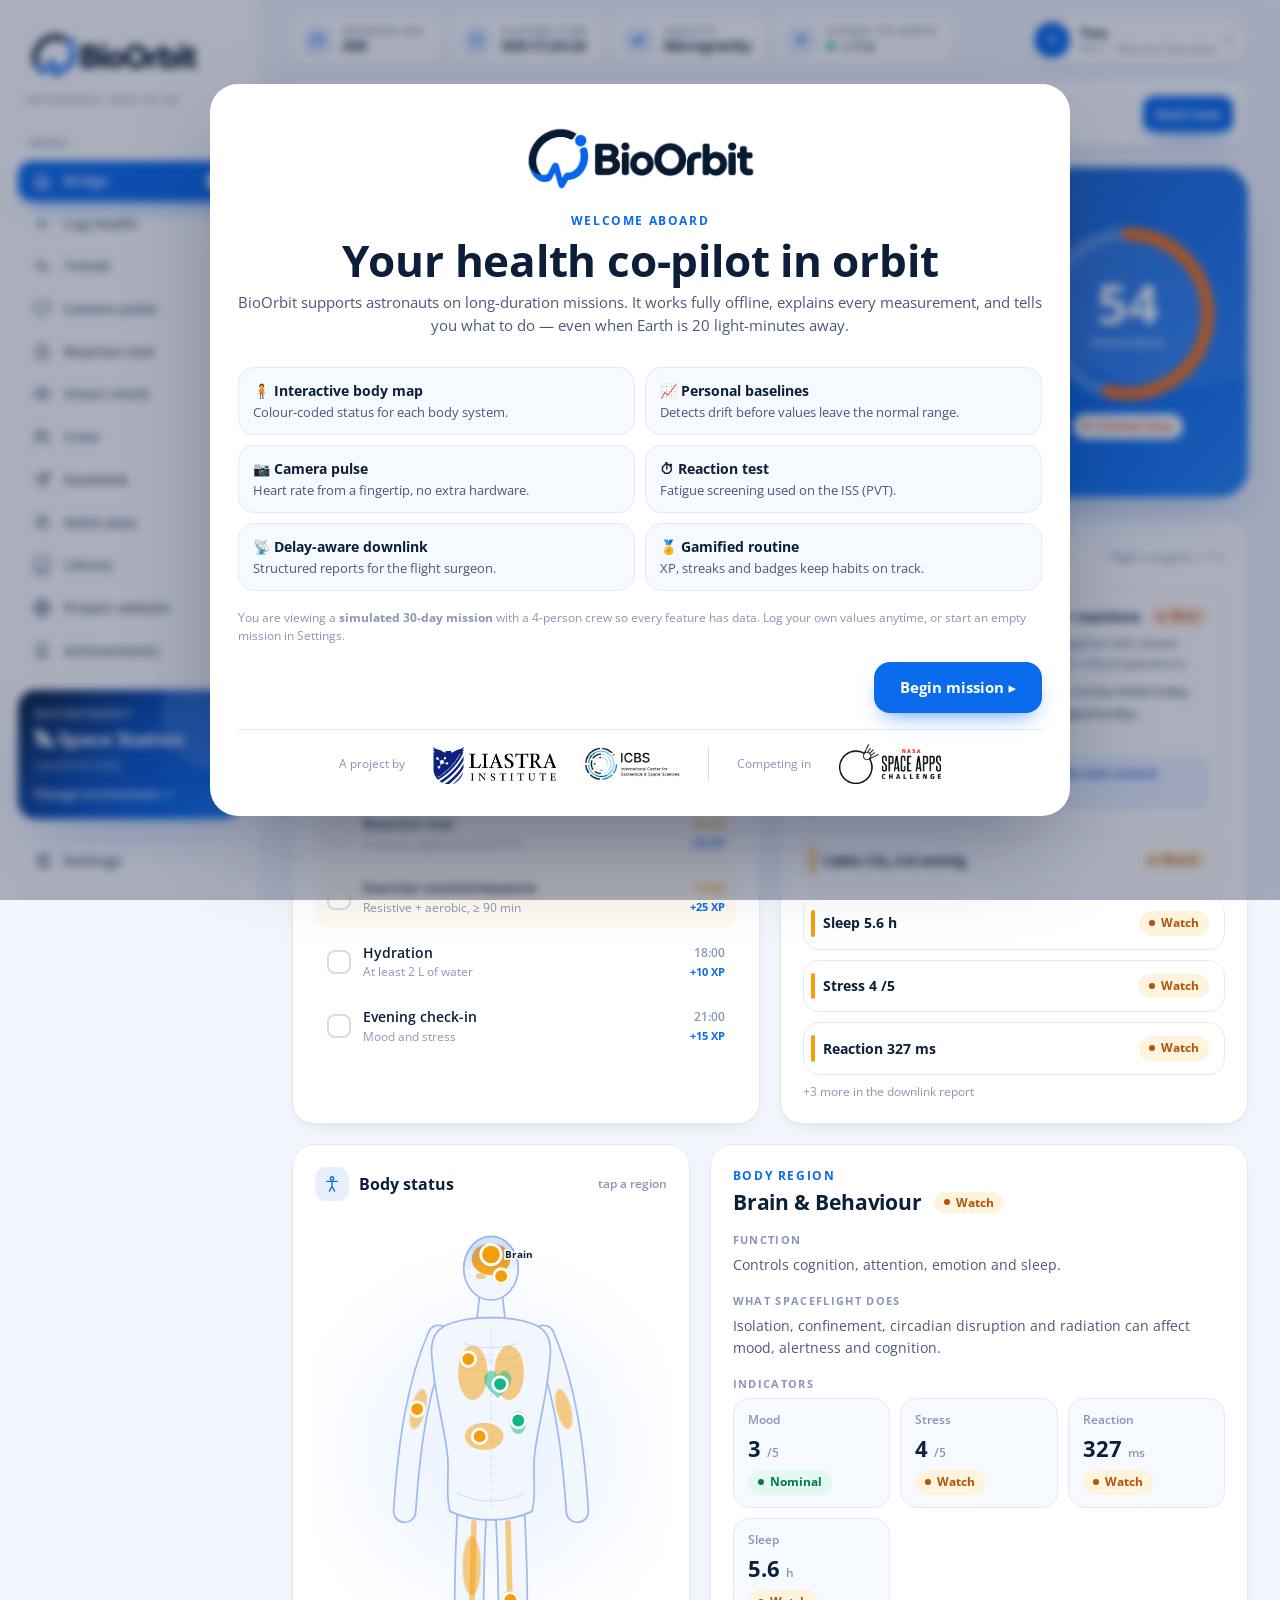
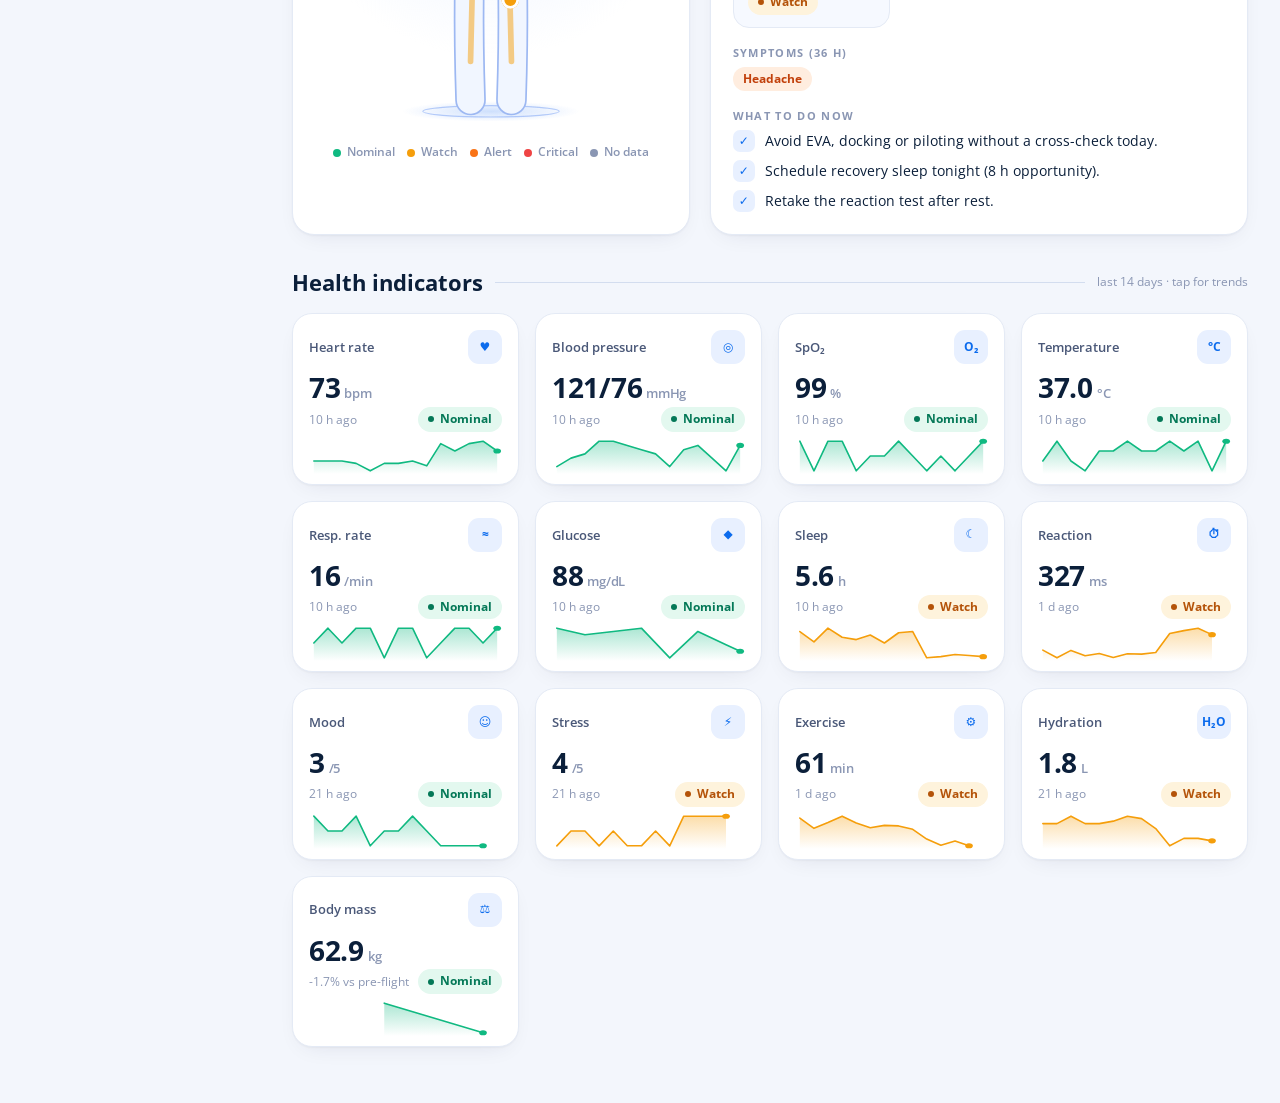
<file: app.html>
<!doctype html>
<!--
  BioOrbit — Astronaut Health Monitoring
  Team: ICBS – International Center for Biomedical & Space Sciences, LIASTRA Institute
  NASA Space Apps Challenge 2026 — "Create Health Monitoring Software for Astronauts on Space Missions"

  SI disclosure: the source code of this application was written with the
  assistance of an AI coding assistant (Claude, Anthropic). The concept and
  scientific direction come from the ICBS / LIASTRA team. See README.md.
-->
<html lang="en">
<head>
  <meta charset="utf-8">
  <meta name="viewport" content="width=device-width, initial-scale=1, viewport-fit=cover">
  <title>BioOrbit — Astronaut Health Monitoring</title>
  <meta name="description" content="Offline-first health monitoring and decision support for astronauts on long-duration missions — and for remote care on Earth.">
  <meta name="generator" content="Hand-written HTML/CSS/JS; code written with AI assistance (Claude, Anthropic)">
  <meta name="theme-color" content="#0b6bed">
  <link rel="icon" href="data:image/svg+xml,%3Csvg viewBox='0 0 100 100' xmlns='http://www.w3.org/2000/svg'%3E%3Cpath d='M68 20.8A36 36 0 1 0 24.5 77.5' fill='none' stroke='%230b1f3a' stroke-width='11' stroke-linecap='round'/%3E%3Cpath d='M17 76h12l7-14 8 27 6-10c14-1 26-8 32-20 3-6 4-11 4-17' fill='none' stroke='%230b6bed' stroke-width='10' stroke-linecap='round' stroke-linejoin='round'/%3E%3Ccircle cx='80' cy='21' r='8' fill='%230b6bed'/%3E%3C/svg%3E">
  <link rel="preconnect" href="https://fonts.googleapis.com">
  <link rel="preconnect" href="https://fonts.gstatic.com" crossorigin>
  <link href="https://fonts.googleapis.com/css2?family=Open+Sans:wght@400;500;600;700;800&display=swap" rel="stylesheet">
  <link rel="stylesheet" href="assets/css/style.css">
</head>
<body>
  <canvas id="stars" aria-hidden="true"></canvas>

  <div class="app">
    <!-- ============ SIDEBAR ============ -->
    <aside class="sidebar" id="sidebar">
      <div class="brand">
        <img src="assets/img/bioorbit-logo.webp" alt="BioOrbit" class="brand-logo" width="2000" height="667">
        <div class="brand-sub">Astronaut Health OS</div>
      </div>
      <div class="nav-label">Menu</div>
      <nav class="nav" id="nav">
        <a href="#bridge" data-view="bridge"><svg class="i" viewBox="0 0 24 24"><path d="M3 11.5 12 4l9 7.5"/><path d="M5.5 10v10h13V10"/><path d="M10 20v-5h4v5"/></svg><span>Bridge</span></a>
        <a href="#log" data-view="log"><svg class="i" viewBox="0 0 24 24"><path d="M12 5v14M5 12h14"/></svg><span>Log health</span></a>
        <a href="#trends" data-view="trends"><svg class="i" viewBox="0 0 24 24"><path d="M3 12h4l3-7 4 14 3-7h4"/></svg><span>Trends</span></a>
        <a href="#pulse" data-view="pulse"><svg class="i" viewBox="0 0 24 24"><path d="M12 20s-7.5-4.6-9.2-9.4A4.9 4.9 0 0 1 12 6.6a4.9 4.9 0 0 1 9.2 4C19.5 15.4 12 20 12 20z"/></svg><span>Camera pulse</span></a>
        <a href="#reaction" data-view="reaction"><svg class="i" viewBox="0 0 24 24"><circle cx="12" cy="13.5" r="7.5"/><path d="M12 10v3.5l2.5 2M9.5 2.5h5"/></svg><span>Reaction test</span></a>
        <a href="#vision" data-view="vision"><svg class="i" viewBox="0 0 24 24"><path d="M2 12s3.6-6.5 10-6.5S22 12 22 12s-3.6 6.5-10 6.5S2 12 2 12z"/><circle cx="12" cy="12" r="3"/></svg><span>Vision check</span></a>
        <a href="#crew" data-view="crew"><svg class="i" viewBox="0 0 24 24"><circle cx="9" cy="8" r="3.5"/><path d="M2.5 20c.4-3.7 3-5.7 6.5-5.7s6.1 2 6.5 5.7"/><path d="M15.5 4.6a3.5 3.5 0 0 1 0 6.8M18 14.6c2 .7 3.2 2.5 3.5 5.4"/></svg><span>Crew</span></a>
        <a href="#downlink" data-view="downlink"><svg class="i" viewBox="0 0 24 24"><path d="M21 3 10.5 13.5"/><path d="M21 3l-6.5 18-4-7.5L3 9.5z"/></svg><span>Downlink</span></a>
        <a href="#nasa" data-view="nasa"><svg class="i" viewBox="0 0 24 24"><circle cx="12" cy="12" r="3.2"/><path d="M12 2.5v3M12 18.5v3M2.5 12h3M18.5 12h3M5.3 5.3l2.1 2.1M16.6 16.6l2.1 2.1M5.3 18.7l2.1-2.1M16.6 7.4l2.1-2.1"/></svg><span>NASA data</span></a>
        <a href="#library" data-view="library"><svg class="i" viewBox="0 0 24 24"><path d="M4 19.5V5a2 2 0 0 1 2-2h14v15H6a2 2 0 0 0-2 2 2 2 0 0 0 2 2h14"/></svg><span>Library</span></a>
        <a href="index.html" class="nav-site" target="_top"><svg class="i" viewBox="0 0 24 24"><circle cx="12" cy="12" r="9"/><path d="M3 12h18M12 3c2.5 2.6 3.8 5.6 3.8 9s-1.3 6.4-3.8 9c-2.5-2.6-3.8-5.6-3.8-9S9.5 5.6 12 3z"/></svg><span>Project website</span></a>
        <a href="#achievements" data-view="achievements"><svg class="i" viewBox="0 0 24 24"><circle cx="12" cy="9" r="6"/><path d="m8.5 13.8-1.5 7.7 5-2.8 5 2.8-1.5-7.7"/></svg><span>Achievements</span></a>
      </nav>
      <button class="env-card" id="envCard" type="button" aria-label="Change mission environment">
        <span class="env-label">Environment</span>
        <span class="env-name" id="envName">—</span>
        <span class="env-sub" id="envSub">—</span>
        <span class="env-change">Change environment →</span>
      </button>
      <div class="side-foot">
        <button class="ghost-btn" id="settingsBtn" type="button"><svg class="i" viewBox="0 0 24 24"><path d="M4 6h9M17 6h3M4 12h3M11 12h9M4 18h11M19 18h1"/><circle cx="15" cy="6" r="2"/><circle cx="9" cy="12" r="2"/><circle cx="17" cy="18" r="2"/></svg> Settings</button>
        <div class="partners" id="partners">
          <div class="pt-label">A project by</div>
          <div class="pt-row">
            <img src="assets/img/liastra-logo.png" alt="LIASTRA Institute" class="pt-liastra">
            <img src="assets/img/icbs-logo.webp" alt="ICBS – International Center for Biomedical &amp; Space Sciences" class="pt-icbs">
          </div>
          <div class="pt-label">Competing in</div>
          <img src="assets/img/space-apps-logo.png" alt="NASA Space Apps Challenge" class="pt-nasa">
        </div>
        <div class="disclaimer">Decision support only — not a medical device.</div>
      </div>
    </aside>

    <!-- ============ MAIN ============ -->
    <main class="main">
      <header class="topbar">
        <div class="top-brand"><img src="assets/img/bioorbit-logo.webp" alt="BioOrbit" class="top-logo" width="2000" height="667"></div>
        <div class="mission">
          <div class="mi"><span class="mi-ico"><svg class="i" viewBox="0 0 24 24"><rect x="3.5" y="5" width="17" height="15.5" rx="3"/><path d="M3.5 10h17M8 3v4M16 3v4"/></svg></span><span class="mi-txt"><span class="k">Mission day</span><span class="v" id="mDay">—</span></span></div>
          <div class="mi"><span class="mi-ico"><svg class="i" viewBox="0 0 24 24"><circle cx="12" cy="12" r="8.5"/><path d="M12 7.5V12l3 2"/></svg></span><span class="mi-txt"><span class="k">Elapsed time</span><span class="v" id="met">—</span></span></div>
          <div class="mi"><span class="mi-ico"><svg class="i" viewBox="0 0 24 24"><circle cx="12" cy="12" r="3"/><ellipse cx="12" cy="12" rx="10" ry="4.5" transform="rotate(-25 12 12)"/></svg></span><span class="mi-txt"><span class="k">Gravity</span><span class="v" id="mGrav">—</span></span></div>
          <div class="mi"><span class="mi-ico"><svg class="i" viewBox="0 0 24 24"><path d="M5 12a7 7 0 0 1 14 0M8.5 12a3.5 3.5 0 0 1 7 0"/><circle cx="12" cy="12" r="1"/><path d="M12 13v8"/></svg></span><span class="mi-txt"><span class="k">Signal to Earth</span><span class="v" id="mDelay"><i class="sig"></i>—</span></span></div>
        </div>
        <button class="who" id="whoBtn" type="button" aria-haspopup="listbox">
          <span class="avatar" id="whoAvatar">—</span>
          <span class="who-txt"><b id="whoName">—</b><small id="whoRole">—</small></span>
          <span class="caret">▾</span>
        </button>
        <div class="who-menu" id="whoMenu" role="listbox" hidden></div>
      </header>

      <div class="prompt-bar" id="promptBar" hidden></div>

      <section class="view" id="view-bridge"></section>
      <section class="view" id="view-log"></section>
      <section class="view" id="view-trends"></section>
      <section class="view" id="view-pulse"></section>
      <section class="view" id="view-reaction"></section>
      <section class="view" id="view-vision"></section>
      <section class="view" id="view-crew"></section>
      <section class="view" id="view-downlink"></section>
      <section class="view" id="view-library"></section>
      <section class="view" id="view-nasa"></section>
      <section class="view" id="view-achievements"></section>
    </main>
  </div>


  <nav class="tabbar" id="tabbar" aria-label="Main">
    <a href="#bridge" data-view="bridge"><svg class="i" viewBox="0 0 24 24"><path d="M3 11.5 12 4l9 7.5"/><path d="M5.5 10v10h13V10"/><path d="M10 20v-5h4v5"/></svg><span>Home</span></a>
    <a href="#trends" data-view="trends"><svg class="i" viewBox="0 0 24 24"><path d="M3 12h4l3-7 4 14 3-7h4"/></svg><span>Trends</span></a>
    <a href="#log" data-view="log" class="fab" aria-label="Log health"><svg class="i" viewBox="0 0 24 24"><path d="M12 5v14M5 12h14"/></svg><span>Log</span></a>
    <a href="#crew" data-view="crew"><svg class="i" viewBox="0 0 24 24"><circle cx="9" cy="8" r="3.5"/><path d="M2.5 20c.4-3.7 3-5.7 6.5-5.7s6.1 2 6.5 5.7"/><path d="M15.5 4.6a3.5 3.5 0 0 1 0 6.8M18 14.6c2 .7 3.2 2.5 3.5 5.4"/></svg><span>Crew</span></a>
    <button type="button" id="moreBtn"><svg class="i" viewBox="0 0 24 24"><path d="M4 7h16M4 12h16M4 17h10"/></svg><span>More</span></button>
  </nav>

  <!-- modal host -->
  <div class="modal-back" id="modalBack" hidden>
    <div class="modal" id="modal" role="dialog" aria-modal="true"></div>
  </div>
  <div class="toasts" id="toasts" aria-live="polite"></div>

  <script src="assets/js/knowledge.js"></script>
  <script src="assets/js/osdr-data.js"></script>
  <script src="assets/js/store.js"></script>
  <script src="assets/js/engine.js"></script>
  <script src="assets/js/charts.js"></script>
  <script src="assets/js/ppg.js"></script>
  <script src="assets/js/pvt.js"></script>
  <script src="assets/js/app.js"></script>
</body>
</html>
</file>
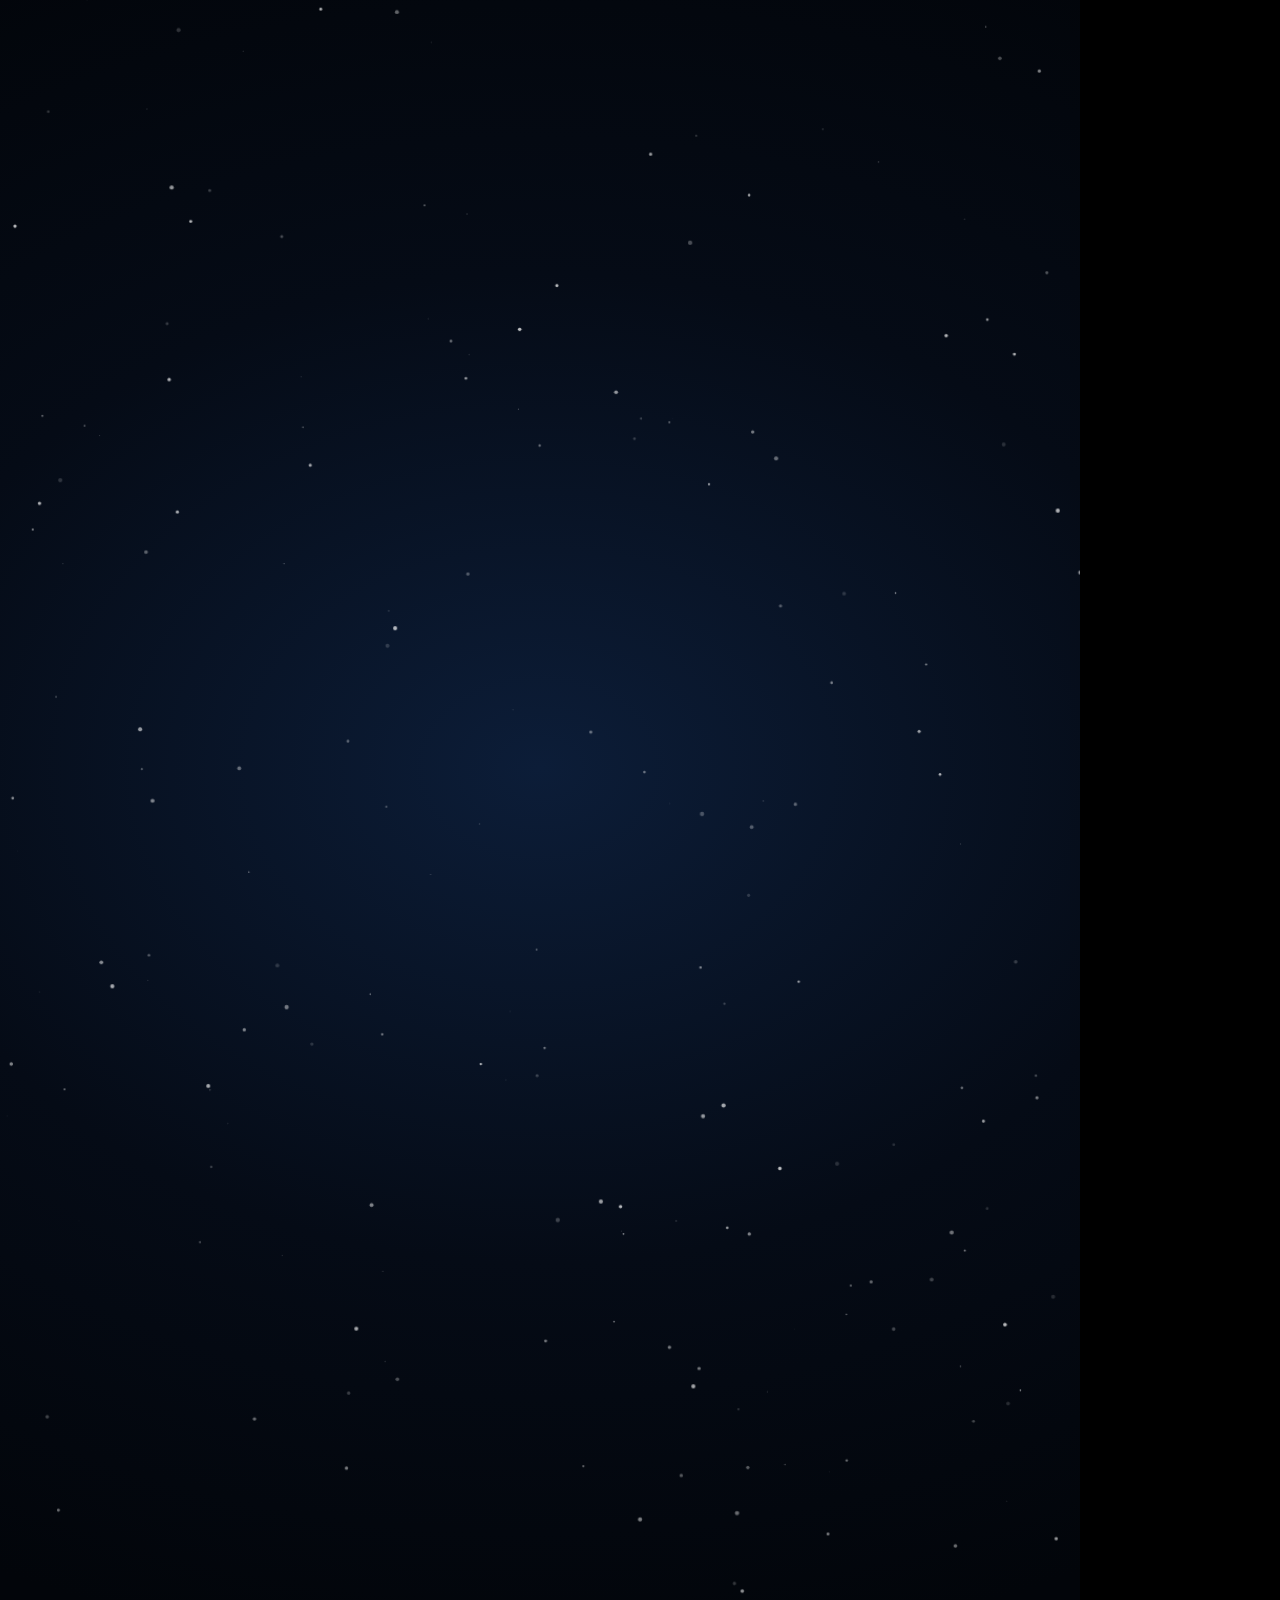
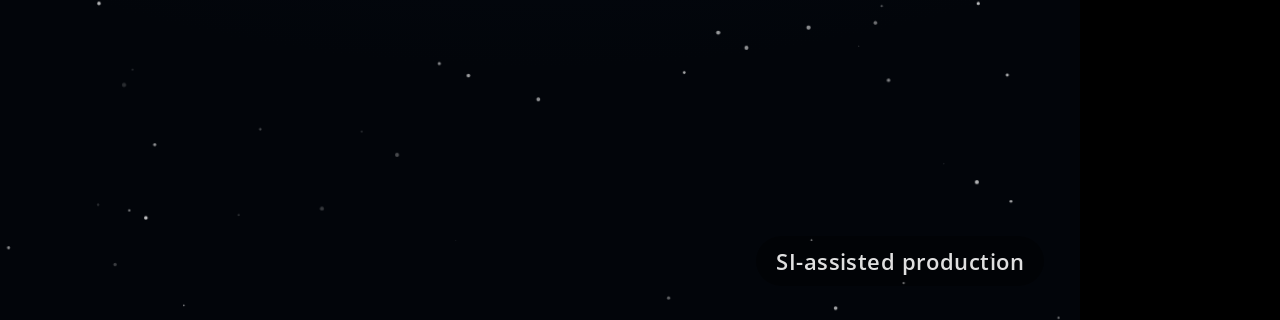
<file: video/reel.html>
<!doctype html>
<html lang="en">
<head>
<meta charset="utf-8">
<title>BioOrbit Reel</title>
<!-- BioOrbit — 30 s vertical reel v2 (1080×1920), rendered frame by frame with render(t).
     SI disclosure: this motion-graphics page and the video rendered from it were produced with the
     assistance of an AI coding assistant (Claude, Anthropic). App screens are real captures of BioOrbit. -->
<link rel="preconnect" href="https://fonts.googleapis.com">
<link rel="preconnect" href="https://fonts.gstatic.com" crossorigin>
<link href="https://fonts.googleapis.com/css2?family=Open+Sans:wght@400;600;700;800&display=swap" rel="stylesheet">
<style>
  :root { --navy: #0b1f3a; --blue: #0b6bed; --sky: #3b9bff; }
  * { box-sizing: border-box; margin: 0; padding: 0; }
  html, body { width: 1080px; height: 1920px; overflow: hidden; background: #000; }
  body { font-family: 'Open Sans', system-ui, sans-serif; -webkit-font-smoothing: antialiased; }
  #stage { position: relative; width: 1080px; height: 1920px; overflow: hidden; }
  .layer { position: absolute; inset: 0; }
  .abs { position: absolute; }
  .center { left: 0; right: 0; text-align: center; }
  #bgDark { background: radial-gradient(1200px 900px at 50% 40%, #0c1d38 0%, #050b16 55%, #02050a 100%); }
  #bgLight { background: radial-gradient(1100px 900px at 50% 0%, #ffffff 0%, #eef4ff 45%, #dce9ff 100%); }
  .glow { position: absolute; border-radius: 50%; }
  .h { font-weight: 800; letter-spacing: -0.035em; line-height: 1.04; }
  .w { display: inline-block; will-change: transform, opacity, filter; }
  .grad-mars { background: linear-gradient(90deg, #ff9a4d, #ff4d3d); -webkit-background-clip: text; background-clip: text; color: transparent; }
  .grad-blue { background: linear-gradient(90deg, #0b6bed, #3b9bff); -webkit-background-clip: text; background-clip: text; color: transparent; }
  .grad-ice { background: linear-gradient(90deg, #7cc4ff, #ffffff); -webkit-background-clip: text; background-clip: text; color: transparent; }
  .dark-t { color: #fff; } .light-t { color: var(--navy); }
  .sub { font-weight: 600; font-size: 34px; letter-spacing: -0.01em; }
  .phone { position: absolute; width: 592px; height: 1244px; border-radius: 92px; background: #0a0a0c; padding: 16px;
           box-shadow: 0 60px 120px rgba(11,31,58,.35), 0 0 0 3px #2a2d33 inset, 0 0 0 2px #50545c; }
  .screen { position: relative; width: 560px; height: 1212px; border-radius: 76px; overflow: hidden; background: rgb(243,246,252); }
  .screen .sb { position: absolute; top: 0; left: 0; right: 0; height: 66px; background: rgb(243,246,252); z-index: 3;
                display: flex; align-items: center; justify-content: space-between; padding: 8px 54px 0 64px; font-weight: 700; font-size: 24px; color: #0b1f3a; }
  .screen .sb i { display: inline-block; width: 40px; height: 18px; border: 2.5px solid #0b1f3a; border-radius: 6px; position: relative; }
  .screen .sb i::after { content: ''; position: absolute; inset: 2px; right: 8px; background: #0b1f3a; border-radius: 2px; }
  .screen .scroll { position: absolute; top: 66px; left: 0; width: 560px; will-change: transform; }
  .screen .scroll img { width: 560px; display: block; }
  .screen .tab { position: absolute; left: 0; bottom: 0; width: 560px; z-index: 2; }
  .island { position: absolute; top: 34px; left: 50%; width: 170px; height: 48px; margin-left: -85px; background: #000; border-radius: 30px; z-index: 5; }
  .laptop { position: absolute; width: 960px; }
  .laptop .lid { background: #0b0c0f; border-radius: 30px 30px 0 0; padding: 22px 22px 26px; box-shadow: 0 0 0 2px #3a3e46, 0 50px 100px rgba(11,31,58,.35); }
  .laptop .lid img { width: 100%; display: block; border-radius: 6px; }
  .laptop .base { height: 30px; margin: 0 -70px; background: linear-gradient(#d3d8e1, #8d939e); border-radius: 0 0 30px 30px; position: relative; }
  .laptop .base::after { content: ''; position: absolute; left: 50%; top: 0; width: 200px; height: 11px; margin-left: -100px; background: #a3a9b4; border-radius: 0 0 12px 12px; }
  #finger { position: absolute; left: 50%; top: 760px; width: 520px; height: 520px; margin-left: -260px; border-radius: 50%;
            background: radial-gradient(circle at 45% 40%, #ff8a7a 0%, #e8233a 38%, #8d0a1e 72%, #3a0510 100%); }
  #bpm { position: absolute; left: 0; right: 0; top: 1520px; text-align: center; color: #fff; }
  #bpm b { font-size: 150px; font-weight: 800; letter-spacing: -0.04em; }
  #bpm span { font-size: 46px; font-weight: 700; color: #ff8a8a; margin-left: 10px; }
  #ppg { position: absolute; left: 90px; top: 1340px; }
  #rt { position: absolute; left: 50%; top: 760px; width: 560px; height: 560px; margin-left: -280px; border-radius: 50%;
        display: flex; align-items: center; justify-content: center; flex-direction: column; color: #fff; }
  #rtRing { position: absolute; left: 50%; top: 1040px; width: 560px; height: 560px; border-radius: 50%; border: 6px solid #3b9bff; }
  #envTrack { position: absolute; top: 640px; left: 0; height: 900px; display: flex; will-change: transform; }
  .env { width: 1080px; height: 900px; display: flex; flex-direction: column; align-items: center; color: #fff; }
  .planet { width: 440px; height: 440px; border-radius: 50%; margin-bottom: 60px; }
  .env small { font-size: 34px; font-weight: 600; color: rgba(255,255,255,.62); letter-spacing: .14em; text-transform: uppercase; }
  .env b { font-size: 140px; font-weight: 800; letter-spacing: -0.04em; line-height: 1.1; }
  .env em { font-style: normal; font-size: 34px; font-weight: 600; color: rgba(255,255,255,.72); }
  .pill { display: inline-block; padding: 22px 44px; border-radius: 999px; background: linear-gradient(90deg, #0b6bed, #3b9bff); color: #fff;
          font-weight: 700; font-size: 38px; box-shadow: 0 24px 60px rgba(11,107,237,.35); }
  .callout { position: absolute; background: #fff; border-radius: 28px; box-shadow: 0 30px 70px rgba(11,31,58,.22); padding: 26px 34px; color: var(--navy); }
  .callout small { display: block; font-size: 24px; font-weight: 700; letter-spacing: .12em; text-transform: uppercase; color: #0b6bed; }
  .callout b { display: block; font-size: 64px; font-weight: 800; letter-spacing: -0.03em; line-height: 1.05; }
  .callout span { display: block; font-size: 28px; font-weight: 600; color: #4a6185; }
  .ripple { position: absolute; width: 90px; height: 90px; margin: -45px 0 0 -45px; border-radius: 50%; border: 6px solid #ef4444; z-index: 6; }
  #wm { position: absolute; right: 36px; bottom: 34px; padding: 10px 20px; border-radius: 999px; background: rgba(0,0,0,.38);
        color: rgba(255,255,255,.88); font-size: 22px; font-weight: 600; letter-spacing: .02em; z-index: 50; }
</style>
</head>
<body>
<div id="stage">
  <div class="layer" id="bgDark"></div>
  <canvas class="layer" id="stars" width="1080" height="1920"></canvas>
  <div class="layer" id="bgLight"></div>
  <div class="glow" id="glowA"></div>

  <!-- S1 -->
  <div class="abs center h dark-t" id="s1" style="top:700px;font-size:128px">
    <div><span class="w">On</span> <span class="w">Mars,</span></div><div><span class="w">help</span> <span class="w">is</span></div>
    <div><span class="w grad-mars">22</span> <span class="w grad-mars">minutes</span></div><div><span class="w">away.</span></div>
  </div>
  <!-- S2 -->
  <div class="abs center h dark-t" id="s2a" style="top:760px;font-size:112px"><div><span class="w">No</span> <span class="w">doctor</span></div><div><span class="w">on</span> <span class="w">board.</span></div></div>
  <div class="abs center h" id="s2b" style="top:850px;font-size:118px"><div><span class="w grad-ice">No</span> <span class="w grad-ice">way</span> <span class="w grad-ice">home.</span></div></div>
  <!-- S3 logo -->
  <div class="abs center" id="s3" style="top:700px">
    <img id="logo3" src="../assets/img/bioorbit-logo.webp" style="width:760px">
    <div class="h light-t" id="s3t" style="font-size:76px;margin-top:40px"><span class="w">The</span> <span class="w">health</span> <span class="w">OS</span> <span class="w">for</span><br><span class="w grad-blue">deep</span> <span class="w grad-blue">space.</span></div>
  </div>
  <!-- S4 laptop + phone -->
  <div class="abs center h light-t" id="s4a" style="top:190px;font-size:96px"><div><span class="w">Your</span> <span class="w">health,</span></div><div><span class="w grad-blue">at</span> <span class="w grad-blue">a</span> <span class="w grad-blue">glance.</span></div></div>
  <div class="abs center h light-t" id="s4b" style="top:190px;font-size:96px"><div><span class="w">Your</span> <span class="w">body,</span></div><div><span class="w grad-blue">colour-coded.</span></div></div>
  <div class="abs center sub" id="s4s" style="top:430px;color:#4a6185">On your laptop and on your phone</div>
  <div class="laptop" id="lap4" style="left:10px;top:640px"><div class="lid"><img src="src/d-bridge.jpg"></div><div class="base"></div></div>
  <div class="phone" id="ph4" style="left:440px;top:560px"><div class="screen"><div class="sb">9:41<i></i></div><div class="scroll"><img src="src/bridge.jpg"></div><img class="tab" src="src/tab-bridge.png"></div><div class="island"></div></div>
  <!-- S5 pulse -->
  <div class="abs center h dark-t" id="s6" style="top:230px;font-size:110px"><div><span class="w">Heart</span> <span class="w">rate.</span></div><div><span class="w" style="color:#ff6b6b">Just</span> <span class="w" style="color:#ff6b6b">a</span> <span class="w" style="color:#ff6b6b">fingertip.</span></div></div>
  <div class="abs center sub" id="s6s" style="top:500px;color:rgba(255,255,255,.66)">Phone-camera photoplethysmography · no extra hardware</div>
  <div id="finger"></div>
  <canvas id="ppg" width="900" height="170"></canvas>
  <div id="bpm"><b id="bpmN">0</b><span>bpm</span></div>
  <!-- S6 reaction -->
  <div class="abs center h dark-t" id="s7" style="top:230px;font-size:110px"><div><span class="w">Fatigue?</span></div><div><span class="w grad-ice">Caught</span> <span class="w grad-ice">in</span> <span class="w grad-ice">3</span> <span class="w grad-ice">min.</span></div></div>
  <div class="abs center sub" id="s7s" style="top:500px;color:rgba(255,255,255,.66)">PVT-B · the vigilance test validated for spaceflight</div>
  <div id="rtRing"></div>
  <div id="rt"><div id="rtTxt" style="font-size:60px;font-weight:800;letter-spacing:.12em">READY</div><div id="rtSub" style="font-size:34px;font-weight:600;opacity:.75;margin-top:10px"></div></div>
  <div class="abs center sub" id="s7r" style="top:1440px;color:#fff"><span style="opacity:.6">Lapses</span> 0 &nbsp;·&nbsp; <span style="opacity:.6">Mean</span> 251 ms &nbsp;·&nbsp; <span style="color:#5be3a3">Fit for EVA</span></div>
  <!-- S7 vision -->
  <div class="abs center h light-t" id="s8v" style="top:190px;font-size:96px"><div><span class="w">Vision</span> <span class="w">check.</span></div><div><span class="w grad-blue">SANS</span> <span class="w grad-blue">in</span> <span class="w grad-blue">1</span> <span class="w grad-blue">minute.</span></div></div>
  <div class="abs center sub" id="s8vs" style="top:430px;color:#4a6185">Amsler grid self-check · one eye at a time</div>
  <div class="phone" id="ph7" style="left:244px;top:560px"><div class="screen"><div class="sb">9:41<i></i></div><div class="scroll"><img src="src/m-vision.jpg"></div><div class="ripple" id="rip1"></div><div class="ripple" id="rip2"></div></div><div class="island"></div></div>
  <!-- S8 real NASA data -->
  <div class="abs center h light-t" id="s9n" style="top:190px;font-size:96px"><div><span class="w">Real</span> <span class="w">NASA</span> <span class="w">data.</span></div><div><span class="w grad-blue">Not</span> <span class="w grad-blue">just</span> <span class="w grad-blue">simulations.</span></div></div>
  <div class="abs center sub" id="s9ns" style="top:430px;color:#4a6185">Inspiration4 crew blood tests · NASA OSDR</div>
  <div class="laptop" id="lap8" style="left:60px;top:600px"><div class="lid"><img src="src/d-nasa-chart.jpg"></div><div class="base"></div></div>
  <div class="callout" id="co1" style="left:70px;top:1330px"><small>Lymphocytes, day after landing</small><b>−27% to −48%</b><span>3 of 4 crew · still "normal" on Earth ranges</span></div>
  <div class="callout" id="co2" style="right:70px;top:1600px"><small>Live · NOAA GOES</small><b style="font-size:48px">Space weather</b><span>Solar storm alerts S0–S5</span></div>
  <!-- S9 environments -->
  <div class="abs center h dark-t" id="s8" style="top:230px;font-size:110px"><div><span class="w">From</span> <span class="w">orbit</span></div><div><span class="w grad-mars">to</span> <span class="w grad-mars">Mars.</span></div></div>
  <div id="envTrack">
    <div class="env"><div class="planet" style="background:radial-gradient(circle at 35% 30%,#bfe6ff 0%,#3b9bff 30%,#0b4fb0 62%,#041a3d 100%);box-shadow:0 0 120px rgba(59,155,255,.5)"></div><small>Space Station · comms delay</small><b>&lt; 1 s</b><em>Flight surgeon on call</em></div>
    <div class="env"><div class="planet" style="background:radial-gradient(circle at 35% 30%,#ffffff 0%,#c9ced8 30%,#7d8594 65%,#2a2e36 100%);box-shadow:0 0 120px rgba(220,225,235,.35)"></div><small>Lunar base · comms delay</small><b>1.3 s</b><em>Days to evacuate</em></div>
    <div class="env"><div class="planet" style="background:radial-gradient(circle at 35% 30%,#ffc59a 0%,#ff6a3d 32%,#a8301a 66%,#3a0e06 100%);box-shadow:0 0 140px rgba(255,90,50,.5)"></div><small>Mars · comms delay up to</small><b>22 min</b><em>Works fully offline</em></div>
  </div>
  <!-- S10 end card -->
  <div class="abs center" id="s9" style="top:540px">
    <img src="../assets/img/bioorbit-logo.webp" style="width:700px">
    <div class="h light-t" style="font-size:64px;margin-top:30px">Astronaut <span class="grad-blue">Health OS</span></div>
    <div style="margin-top:70px"><span class="pill">aniramanin.github.io/bioorbit</span></div>
    <div style="margin-top:150px;display:flex;justify-content:center;align-items:center;gap:70px">
      <img src="../assets/img/liastra-logo.png" style="height:96px;mix-blend-mode:multiply"><img src="../assets/img/icbs-logo.webp" style="height:120px">
    </div>
    <div style="margin-top:46px;font-size:32px;font-weight:700;color:#0b1f3a">Team ICBS · LIASTRA Institute</div>
    <div style="margin-top:12px;font-size:28px;font-weight:600;color:#4a6185">NASA Space Apps Challenge 2026 · São Gonçalo, Brazil</div>
  </div>
  <div id="wm">SI-assisted production</div>
</div>
<script>
'use strict';
const $ = s => document.querySelector(s);
const clamp = (x, a = 0, b = 1) => Math.min(b, Math.max(a, x));
const lin = (t, a, b) => clamp((t - a) / (b - a));
const eOut = p => 1 - Math.pow(1 - p, 3);
const eExpo = p => (p >= 1 ? 1 : 1 - Math.pow(2, -10 * p));
const eIO = p => (p < .5 ? 4 * p * p * p : 1 - Math.pow(-2 * p + 2, 3) / 2);
const mix = (a, b, p) => a + (b - a) * p;
const win = (t, a, b, fi = .45, fo = .45) => clamp((t - a) / fi) * clamp((b - t) / fo);

(() => { const c = $('#stars').getContext('2d'); let s = 7; const rnd = () => (s = (s * 16807) % 2147483647) / 2147483647;
  for (let i = 0; i < 260; i++) { const r = rnd() * 1.8 + .3; c.globalAlpha = rnd() * .7 + .15; c.fillStyle = '#fff'; c.beginPath(); c.arc(rnd() * 1080, rnd() * 1920, r, 0, 7); c.fill(); } })();

function words(el, t, t0, step = .09, out = null) {
  el.querySelectorAll('.w').forEach((w, i) => {
    const p = eExpo(lin(t, t0 + i * step, t0 + i * step + .7));
    let o = p, y = (1 - p) * 60, b = (1 - p) * 14;
    if (out !== null) { const q = eIO(lin(t, out, out + .35)); o *= 1 - q; y -= q * 30; b += q * 10; }
    w.style.opacity = o; w.style.transform = `translateY(${y}px)`; w.style.filter = `blur(${b}px)`;
  });
  el.style.display = (t > t0 - .1 && (out === null || t < out + .4)) ? '' : 'none';
}
function show(el, o, tf = '') { el.style.opacity = o; el.style.display = o > .001 ? '' : 'none'; if (tf !== null) el.style.transform = tf; }
function phone(el, o, x, y, s, r, scrollImgPx) {
  show(el, o, `translate(${x}px,${y}px) scale(${s}) rotate(${r}deg)`);
  el.querySelector('.scroll').style.transform = `translateY(${-scrollImgPx * 560 / 1170}px)`;
}
const ppg = $('#ppg').getContext('2d');
const ppgWave = x => { const f = x - Math.floor(x); return Math.exp(-Math.pow((f - .18) / .07, 2)) + .38 * Math.exp(-Math.pow((f - .45) / .09, 2)); };
function drawPPG(t, o, t0) {
  ppg.clearRect(0, 0, 900, 170); if (o <= 0) return;
  const bps = 1.2, reveal = clamp((t - t0) / 1.0);
  ppg.lineWidth = 6; ppg.lineCap = 'round'; ppg.lineJoin = 'round';
  const g = ppg.createLinearGradient(0, 0, 900, 0); g.addColorStop(0, 'rgba(255,90,110,0)'); g.addColorStop(.25, 'rgba(255,90,110,.9)'); g.addColorStop(1, '#ffd0d6');
  ppg.strokeStyle = g; ppg.beginPath(); const n = Math.floor(900 * reveal);
  for (let px = 0; px <= n; px++) { const y = 140 - ppgWave(t * bps - (900 - px) / 300 * bps) * 110; px ? ppg.lineTo(px, y) : ppg.moveTo(px, y); }
  ppg.stroke();
  if (n > 0) { const y = 140 - ppgWave(t * bps - (900 - n) / 300 * bps) * 110; ppg.fillStyle = '#fff'; ppg.beginPath(); ppg.arc(n, y, 9, 0, 7); ppg.fill(); }
}

/* timeline (s) */
const T = { s2: 2.5, s3: 4.7, s4: 7.0, s5: 10.6, s6: 13.6, s7: 16.4, s8: 19.4, s9: 23.4, s10: 26.0 };

function render(t) {
  const light = Math.max(win(t, T.s3 - .1, T.s5, .12, .15), win(t, T.s7 - .1, T.s9, .12, .15), lin(t, T.s10 - .1, T.s10 + .05));
  $('#bgLight').style.opacity = light;
  $('#stars').style.opacity = (1 - light) * .9;
  $('#stars').style.transform = `translateY(${-t * 6}px) scale(1.05)`;
  let a = { x: 540, y: 2050, r: 900, c: 'rgba(255,90,40,.55)', o: win(t, 0, T.s3, .8, .3) };
  if (t >= T.s3 && t < T.s5) a = { x: 540, y: 300, r: 1000, c: 'rgba(59,155,255,.30)', o: win(t, T.s3, T.s5, .4, .3) };
  if (t >= T.s5 && t < T.s6) a = { x: 540, y: 1020, r: 900, c: 'rgba(255,30,70,.32)', o: win(t, T.s5, T.s6, .4, .3) * (0.85 + .15 * Math.sin(t * 7.54)) };
  if (t >= T.s6 && t < T.s7) a = { x: 540, y: 1040, r: 900, c: 'rgba(59,155,255,.30)', o: win(t, T.s6, T.s7, .3, .3) };
  if (t >= T.s7 && t < T.s9) a = { x: 540, y: 300, r: 1000, c: 'rgba(59,155,255,.30)', o: win(t, T.s7, T.s9, .3, .3) };
  if (t >= T.s9 && t < T.s10) a = { x: 540, y: 980, r: 1000, c: ['rgba(59,155,255,.28)', 'rgba(200,210,230,.18)', 'rgba(255,90,50,.32)'][Math.min(2, Math.floor((t - T.s9) / .85))], o: win(t, T.s9, T.s10, .3, .3) };
  if (t >= T.s10) a = { x: 540, y: 300, r: 1100, c: 'rgba(59,155,255,.30)', o: lin(t, T.s10, T.s10 + .6) };
  Object.assign($('#glowA').style, { left: a.x - a.r / 2 + 'px', top: a.y - a.r / 2 + 'px', width: a.r + 'px', height: a.r + 'px', background: `radial-gradient(circle, ${a.c} 0%, rgba(0,0,0,0) 65%)`, opacity: a.o });

  /* S1, S2 */
  words($('#s1'), t, .2, .13, 2.2); $('#s1').style.transform = `scale(${1 + t * .012})`;
  words($('#s2a'), t, T.s2 + .05, .1, 3.45);
  words($('#s2b'), t, 3.6, .1, 4.4); $('#s2b').style.transform = `scale(${1 + clamp(t - 3.6, 0, 1) * .05})`;

  /* S3 logo */
  const p3 = eExpo(lin(t, T.s3 + .05, T.s3 + 1.0));
  show($('#s3'), win(t, T.s3, T.s4 + .05, .4, .35), `translateY(${(1 - p3) * 40 - lin(t, T.s4 - .4, T.s4) * 40}px)`);
  $('#logo3').style.transform = `scale(${mix(.82, 1, p3) + lin(t, T.s3 + 1, T.s4) * .03})`;
  $('#logo3').style.filter = `blur(${(1 - p3) * 16}px)`;
  words($('#s3t'), t, T.s3 + .8, .08, T.s4 - .4);

  /* S4 laptop + phone */
  words($('#s4a'), t, T.s4 + .1, .08, 8.7);
  words($('#s4b'), t, 8.9, .1, T.s5 - .35);
  show($('#s4s'), win(t, T.s4 + .5, T.s5, .4, .3), null);
  const r4 = eExpo(lin(t, T.s4, T.s4 + 1.0)), r4b = eExpo(lin(t, T.s4 + .15, T.s4 + 1.15)), lv4 = eIO(lin(t, T.s5 - .4, T.s5));
  show($('#lap4'), win(t, T.s4, T.s5, .2, .3), `translate(${(1 - r4) * -300}px, ${(1 - r4) * 400 + lv4 * 80}px) scale(.82)`);
  phone($('#ph4'), win(t, T.s4, T.s5, .2, .3), 0, (1 - r4b) * 1300 + lv4 * 120, .86 + eIO(lin(t, 8.9, 10.1)) * .06, 0, eIO(lin(t, 8.6, 10.0)) * 5268);

  /* S5 pulse */
  words($('#s6'), t, T.s5 + .1, .08, T.s6 - .35);
  show($('#s6s'), win(t, T.s5 + .5, T.s6, .4, .3), null);
  const thump = Math.exp(-Math.pow(((t * 1.2) % 1 - .18) / .08, 2)), in6 = eExpo(lin(t, T.s5, T.s5 + .9));
  show($('#finger'), win(t, T.s5, T.s6, .25, .3), `scale(${mix(.6, 1, in6) + thump * .045})`);
  $('#finger').style.boxShadow = `0 0 ${140 + thump * 80}px ${30 + thump * 30}px rgba(255,40,70,${.35 + thump * .25})`;
  const o6 = win(t, T.s5 + .3, T.s6, .4, .3); $('#ppg').style.opacity = o6; drawPPG(t, o6, T.s5 + .3);
  show($('#bpm'), win(t, T.s5 + .6, T.s6, .4, .3), `translateY(${(1 - eOut(lin(t, T.s5 + .6, T.s5 + 1.2))) * 30}px)`);
  $('#bpmN').textContent = Math.round(eOut(lin(t, T.s5 + .7, T.s5 + 1.9)) * 72);

  /* S6 reaction */
  words($('#s7'), t, T.s6 + .1, .07, T.s7 - .35);
  show($('#s7s'), win(t, T.s6 + .5, T.s7, .4, .3), null);
  const o7 = win(t, T.s6, T.s7, .25, .3), in7 = eExpo(lin(t, T.s6, T.s6 + .8));
  const tGo = T.s6 + 1.0, tTap = T.s6 + 1.25, go = t >= tGo, tapped = t >= tTap;
  const rt = $('#rt');
  show(rt, o7, `scale(${mix(.7, 1, in7) * (tapped ? 1 - .05 * Math.exp(-(t - tTap) * 8) : 1)})`);
  rt.style.background = go ? (tapped ? 'radial-gradient(circle at 40% 35%, #6fb6ff, #0b6bed 60%, #06357a)' : 'radial-gradient(circle at 40% 35%, #9fd0ff, #3b9bff 60%, #0b4fb0)') : 'rgba(255,255,255,.06)';
  rt.style.border = go ? '0' : '5px solid rgba(255,255,255,.55)';
  rt.style.boxShadow = go ? '0 0 160px 30px rgba(59,155,255,.45)' : 'none';
  $('#rtTxt').textContent = tapped ? Math.round(eOut(lin(t, tTap, tTap + .5)) * 248) + ' ms' : (go ? 'TAP!' : 'READY');
  $('#rtTxt').style.fontSize = tapped ? '120px' : '60px'; $('#rtTxt').style.letterSpacing = tapped ? '-0.03em' : '.12em';
  $('#rtSub').textContent = tapped ? 'reaction time' : '';
  const rp = lin(t, tTap, tTap + .8);
  show($('#rtRing'), o7 * (t > tTap ? (1 - rp) : 0), `translate(-50%,-50%) scale(${1 + eOut(rp) * .5})`);
  show($('#s7r'), win(t, tTap + .3, T.s7, .4, .3), `translateY(${(1 - eOut(lin(t, tTap + .3, tTap + .8))) * 24}px)`);

  /* S7 vision */
  words($('#s8v'), t, T.s7 + .1, .07, T.s8 - .35);
  show($('#s8vs'), win(t, T.s7 + .5, T.s8, .4, .3), null);
  const r7 = eExpo(lin(t, T.s7, T.s7 + 1.0)), lv7 = eIO(lin(t, T.s8 - .4, T.s8));
  phone($('#ph7'), win(t, T.s7, T.s8, .2, .3), 0, (1 - r7) * 1300 + lv7 * 120, .9, 0, 0);
  [['#rip1', T.s7 + 1.1, 236, 606], ['#rip2', T.s7 + 1.7, 262, 640]].forEach(([id, t0, x, y]) => {
    const q = lin(t, t0, t0 + .7); const el = $(id);
    el.style.left = x + 'px'; el.style.top = y + 'px';
    show(el, (t > t0 && t < t0 + .7) ? (1 - q) : 0, `scale(${.4 + q * 1.2})`);
  });

  /* S8 real NASA data */
  words($('#s9n'), t, T.s8 + .1, .07, T.s9 - .35);
  show($('#s9ns'), win(t, T.s8 + .5, T.s9, .4, .3), null);
  const r8 = eExpo(lin(t, T.s8, T.s8 + 1.0)), z8 = eIO(lin(t, T.s8 + 1.2, T.s9 - .3));
  show($('#lap8'), win(t, T.s8, T.s9, .2, .3), `translateY(${(1 - r8) * 900}px) scale(${.98 + z8 * .04})`);
  const c1 = eExpo(lin(t, T.s8 + 1.3, T.s8 + 2.1)), c2 = eExpo(lin(t, T.s8 + 2.2, T.s8 + 3.0));
  show($('#co1'), win(t, T.s8 + 1.3, T.s9, .3, .3), `translateX(${(1 - c1) * -200}px)`);
  show($('#co2'), win(t, T.s8 + 2.2, T.s9, .3, .3), `translateX(${(1 - c2) * 200}px)`);

  /* S9 environments */
  words($('#s8'), t, T.s9 + .1, .08, T.s10 - .35);
  const o8 = win(t, T.s9, T.s10, .25, .35);
  const k1 = eIO(lin(t, T.s9 + .7, T.s9 + 1.1)), k2 = eIO(lin(t, T.s9 + 1.55, T.s9 + 1.95)), in8 = eExpo(lin(t, T.s9, T.s9 + .7));
  show($('#envTrack'), o8, `translateX(${-(k1 + k2) * 1080 + (1 - in8) * 300}px)`);
  document.querySelectorAll('.planet').forEach((p, i) => { const f = 1 - Math.min(1, Math.abs((k1 + k2) - i)); p.style.transform = `scale(${.82 + .18 * f}) rotate(${t * 4}deg)`; });

  /* S10 end card */
  const p9 = eExpo(lin(t, T.s10 + .05, T.s10 + 1.2));
  show($('#s9'), lin(t, T.s10, T.s10 + .5), `translateY(${(1 - p9) * 50}px) scale(${mix(.94, 1, p9) + lin(t, T.s10 + 1.2, 30) * .015})`);
}
window.render = render;
window.ready = Promise.all([document.fonts.ready, ...[...document.images].map(i => i.decode().catch(() => {}))]);
render(+(new URLSearchParams(location.search).get('t') || 0));
</script>
</body>
</html>
</file>
<file: assets/site/site.css>
/* BioOrbit — project website
   SI disclosure: styles written with the assistance of an AI coding assistant (Claude, Anthropic). */
:root {
  --navy: #071430;
  --navy2: #0b1f3a;
  --blue: #0b6bed;
  --blue2: #3b9bff;
  --cyan: #38d6ff;
  --indigo: #5b5cf6;
  --ink: #0b1f3a;
  --ink2: #48577a;
  --muted: #8592b0;
  --bg: #ffffff;
  --soft: #f4f7fc;
  --line: #e5ebf5;
  --grad: linear-gradient(120deg, #0b6bed 0%, #3b9bff 40%, #38d6ff 70%, #7c7cff 100%);
  --font: 'Open Sans', system-ui, -apple-system, 'Segoe UI', Roboto, sans-serif;
}
* { box-sizing: border-box; }
html { scroll-behavior: smooth; overflow-x: hidden; }
body { margin: 0; font-family: var(--font); color: var(--ink); background: var(--bg); -webkit-font-smoothing: antialiased; overflow-x: hidden; line-height: 1.55; }
a { color: inherit; }
img { max-width: 100%; }
h1, h2, h3 { margin: 0; letter-spacing: -.035em; line-height: 1.05; text-wrap: balance; }
p { margin: 0; }
.hidden { display: none !important; }

/* ---------- reveal on scroll ---------- */
.reveal { opacity: 0; transform: translateY(28px); transition: opacity .9s cubic-bezier(.2, .7, .2, 1), transform .9s cubic-bezier(.2, .7, .2, 1); }
.reveal.in { opacity: 1; transform: none; }
.d1 { transition-delay: .08s; } .d2 { transition-delay: .16s; } .d3 { transition-delay: .24s; } .d4 { transition-delay: .32s; }

/* ---------- nav ---------- */
.nav { position: fixed; inset: 0 0 auto 0; z-index: 50; transition: background .3s, border-color .3s, color .3s; color: #fff; border-bottom: 1px solid transparent; }
.nav.scrolled { background: rgba(255, 255, 255, .78); backdrop-filter: saturate(180%) blur(20px); -webkit-backdrop-filter: saturate(180%) blur(20px); border-color: rgba(11, 31, 58, .08); color: var(--ink); }
.nav-in { max-width: 1180px; margin: 0 auto; height: 60px; display: flex; align-items: center; gap: 28px; padding: 0 22px; }
.nav-logo { display: flex; align-items: center; gap: 9px; text-decoration: none; font-weight: 800; font-size: 19px; letter-spacing: -.03em; }
.nav-logo svg { width: 30px; height: 30px; }
.nav-links { display: flex; gap: 26px; margin-left: auto; }
.nav-links a { text-decoration: none; font-size: 13.5px; font-weight: 600; opacity: .8; transition: opacity .2s; }
.nav-links a:hover { opacity: 1; }
.nav-cta { text-decoration: none; font-size: 13.5px; font-weight: 700; padding: 8px 16px; border-radius: 999px; background: var(--blue); color: #fff; transition: transform .2s, background .2s; }
.nav-cta:hover { background: #0857c9; transform: translateY(-1px); }
.nav-burger { display: none; background: none; border: 0; width: 36px; height: 36px; cursor: pointer; flex-direction: column; justify-content: center; gap: 6px; padding: 8px; }
.nav-burger span { display: block; height: 2px; background: currentColor; border-radius: 2px; transition: transform .3s; }

/* ---------- buttons ---------- */
.btn { display: inline-flex; align-items: center; gap: 10px; padding: 15px 26px; border-radius: 999px; font-weight: 700; font-size: 15.5px; text-decoration: none; transition: transform .2s, box-shadow .2s, background .2s; border: 0; cursor: pointer; font-family: inherit; }
.btn span { transition: transform .2s; }
.btn:hover span { transform: translateX(4px); }
.btn-primary { background: #fff; color: var(--navy2); box-shadow: 0 16px 40px -12px rgba(59, 155, 255, .7); }
.btn-primary:hover { transform: translateY(-2px); }
.btn-ghost { color: #fff; background: rgba(255, 255, 255, .1); border: 1px solid rgba(255, 255, 255, .28); backdrop-filter: blur(8px); }
.btn-ghost:hover { background: rgba(255, 255, 255, .18); }
.btn-white { background: #fff; color: var(--navy2); margin-top: 28px; }
.btn-white:hover { transform: translateY(-2px); }

/* ---------- gradient mesh ---------- */
.mesh { position: absolute; inset: 0; overflow: hidden; pointer-events: none; z-index: 0; }
.mesh i { position: absolute; border-radius: 50%; animation: drift 18s ease-in-out infinite alternate; will-change: transform; }
.mesh .b1 { width: 900px; height: 900px; background: radial-gradient(circle, rgba(11, 107, 237, .85) 0%, rgba(11, 107, 237, 0) 65%); left: -320px; top: -360px; }
.mesh .b2 { width: 760px; height: 760px; background: radial-gradient(circle, rgba(56, 214, 255, .55) 0%, rgba(56, 214, 255, 0) 65%); right: -260px; top: -40px; animation-delay: -6s; }
.mesh .b3 { width: 820px; height: 820px; background: radial-gradient(circle, rgba(91, 92, 246, .5) 0%, rgba(91, 92, 246, 0) 65%); left: 22%; top: 200px; animation-delay: -12s; }
.mesh .b4 { width: 600px; height: 600px; background: radial-gradient(circle, rgba(31, 184, 255, .4) 0%, rgba(31, 184, 255, 0) 65%); right: 14%; bottom: -260px; animation-delay: -3s; }
@keyframes drift { 0% { transform: translate(0, 0) scale(1); } 50% { transform: translate(60px, -40px) scale(1.1); } 100% { transform: translate(-40px, 50px) scale(.95); } }
.grid-lines { position: absolute; inset: 0; z-index: 0; background-image: linear-gradient(rgba(255, 255, 255, .05) 1px, transparent 1px), linear-gradient(90deg, rgba(255, 255, 255, .05) 1px, transparent 1px); background-size: 64px 64px; mask-image: radial-gradient(ellipse at 50% 30%, #000 20%, transparent 70%); -webkit-mask-image: radial-gradient(ellipse at 50% 30%, #000 20%, transparent 70%); }

/* ---------- hero ---------- */
.hero { position: relative; background: var(--navy); color: #fff; padding: 150px 22px 0; overflow: hidden; text-align: center; }
.hero::after { content: ''; position: absolute; left: 0; right: 0; bottom: 0; height: 220px; background: linear-gradient(180deg, transparent, #fff); z-index: 1; pointer-events: none; }
.hero-in { position: relative; z-index: 2; max-width: 900px; margin: 0 auto; }
.badge { display: inline-flex; align-items: center; gap: 10px; padding: 8px 16px; border-radius: 999px; background: rgba(255, 255, 255, .08); border: 1px solid rgba(255, 255, 255, .18); font-size: 13px; font-weight: 600; text-decoration: none; backdrop-filter: blur(10px); }
.badge .dot { width: 8px; height: 8px; border-radius: 50%; background: #38d6ff; box-shadow: 0 0 0 4px rgba(56, 214, 255, .25); animation: pulse 2s infinite; }
@keyframes pulse { 50% { box-shadow: 0 0 0 8px rgba(56, 214, 255, 0); } }
.hero h1 { font-size: clamp(52px, 9vw, 112px); font-weight: 800; margin-top: 26px; letter-spacing: -.055em; line-height: .98; }
.grad-text { background: var(--grad); -webkit-background-clip: text; background-clip: text; color: transparent; background-size: 200% 100%; animation: shine 8s linear infinite; }
@keyframes shine { to { background-position: 200% 0; } }
.lead { font-size: clamp(17px, 2vw, 21px); color: rgba(255, 255, 255, .78); max-width: 680px; margin: 26px auto 0; }
.cta-row { display: flex; gap: 14px; justify-content: center; flex-wrap: wrap; margin-top: 36px; }

/* ---------- devices ---------- */
.devices { position: relative; z-index: 2; max-width: 1080px; margin: 72px auto 0; padding-bottom: 60px; }
.laptop { width: 88%; margin: 0 auto; }
.laptop-screen { background: #0d1424; border-radius: 22px 22px 6px 6px; padding: 12px; box-shadow: 0 50px 120px -30px rgba(0, 0, 0, .7), 0 0 0 1px rgba(255, 255, 255, .08) inset; }
.laptop-base { height: 18px; width: 108%; margin-left: -4%; background: linear-gradient(180deg, #d9dee8, #a8b0c0); border-radius: 0 0 22px 22px; position: relative; }
.laptop-base::before { content: ''; position: absolute; left: 50%; top: 0; transform: translateX(-50%); width: 16%; height: 7px; background: #8f98aa; border-radius: 0 0 10px 10px; }
.frame-wrap { position: relative; width: 100%; overflow: hidden; border-radius: 10px; background: #f3f6fc; }
.frame-wrap iframe { position: absolute; left: 0; top: 0; border: 0; transform-origin: 0 0; pointer-events: none; background: #f3f6fc; }
.frame-wrap.interactive iframe { pointer-events: auto; }
.phone { position: relative; background: #0d1424; border-radius: 46px; padding: 11px; box-shadow: 0 40px 90px -25px rgba(0, 0, 0, .6), 0 0 0 1px rgba(255, 255, 255, .1) inset; }
.phone-screen .frame-wrap { border-radius: 36px; }
.phone .notch { position: absolute; top: 19px; left: 50%; transform: translateX(-50%); width: 30%; height: 24px; background: #0d1424; border-radius: 14px; z-index: 2; }
.phone-hero { position: absolute; right: 0; bottom: 30px; width: 23%; }
.float-card { position: absolute; z-index: 3; display: flex; align-items: center; gap: 12px; background: rgba(255, 255, 255, .92); color: var(--ink); padding: 12px 16px; border-radius: 18px; box-shadow: 0 24px 50px -20px rgba(7, 20, 48, .55); backdrop-filter: blur(12px); text-align: left; animation: float 6s ease-in-out infinite; }
.float-card b { display: block; font-size: 14px; }
.float-card small { font-size: 12px; color: var(--ink2); }
.fc-ico { width: 34px; height: 34px; border-radius: 11px; display: grid; place-items: center; font-weight: 800; color: #fff; }
.fc-ico.ok { background: #10b981; } .fc-ico.warn { background: #f59e0b; }
.fc1 { left: -10px; top: 18%; }
.fc2 { left: 4%; bottom: 14%; animation-delay: -3s; }
@keyframes float { 50% { transform: translateY(-10px); } }

/* ---------- logo strip ---------- */
.strip { text-align: center; padding: 40px 22px 70px; }
.strip p { font-size: 12px; font-weight: 700; letter-spacing: .16em; text-transform: uppercase; color: var(--muted); }
.strip-logos { display: flex; align-items: center; justify-content: center; gap: 48px; flex-wrap: wrap; margin-top: 22px; }
.strip-logos img { height: 52px; width: auto; filter: grayscale(1); opacity: .7; transition: filter .3s, opacity .3s; mix-blend-mode: multiply; }
.strip-logos img:hover { filter: none; opacity: 1; }
.strip-sep { width: 1px; height: 40px; background: var(--line); }

/* ---------- statement ---------- */
.statement { max-width: 1060px; margin: 0 auto; padding: 80px 22px 140px; }
.words { font-size: clamp(30px, 4.6vw, 58px); font-weight: 800; letter-spacing: -.04em; line-height: 1.12; }
.words span { opacity: .14; transition: opacity .25s; }
.words span.on { opacity: 1; }
.words span.hl.on { background: var(--grad); -webkit-background-clip: text; background-clip: text; color: transparent; }

/* ---------- stats ---------- */
.stats { max-width: 1180px; margin: 0 auto; padding: 0 22px 120px; display: grid; grid-template-columns: repeat(4, 1fr); gap: 20px; }
.stat { padding: 30px 26px; border-radius: 28px; background: var(--soft); }
.stat b { display: block; font-size: clamp(42px, 5vw, 64px); font-weight: 800; letter-spacing: -.05em; line-height: 1; background: linear-gradient(120deg, var(--navy2), var(--blue)); -webkit-background-clip: text; background-clip: text; color: transparent; }
.stat span { display: block; margin-top: 10px; color: var(--ink2); font-size: 14.5px; font-weight: 600; }

/* ---------- sections ---------- */
.section { max-width: 1180px; margin: 0 auto; padding: 110px 22px; }
.sec-head { text-align: center; max-width: 900px; margin: 0 auto 60px; }
.eyebrow { display: inline-block; font-size: 13px; font-weight: 800; letter-spacing: .14em; text-transform: uppercase; background: var(--grad); -webkit-background-clip: text; background-clip: text; color: transparent; margin-bottom: 16px; }
.eyebrow.light { background: none; color: #8fd2ff; -webkit-text-fill-color: #8fd2ff; }
.sec-head h2, .science h2, .impact h2, .final h2 { font-size: clamp(38px, 5.4vw, 68px); font-weight: 800; }
.sec-head p { font-size: 18px; color: var(--ink2); margin-top: 20px; }

/* ---------- bento ---------- */
.bento { display: grid; grid-template-columns: repeat(3, 1fr); gap: 20px; }
.tile { position: relative; overflow: hidden; border-radius: 30px; padding: 32px; background: var(--soft); min-height: 300px; display: flex; flex-direction: column; transition: transform .4s cubic-bezier(.2, .7, .2, 1), box-shadow .4s; }
.tile:hover { transform: translateY(-6px); box-shadow: 0 30px 60px -30px rgba(11, 31, 58, .3); }
.tile h3 { font-size: 26px; font-weight: 800; margin-top: 12px; }
.tile p { color: var(--ink2); margin-top: 12px; font-size: 15px; }
.t-tag { align-self: flex-start; font-size: 12px; font-weight: 800; letter-spacing: .06em; text-transform: uppercase; color: var(--blue); }
.t-tag.light { color: #cfe6ff; }
.t-big { grid-column: span 2; grid-row: span 1; flex-direction: row; align-items: center; gap: 24px; background: linear-gradient(135deg, #eef4ff, #f7fbff); }
.t-big .t-txt { flex: 1; }
.t-big h3 { font-size: 34px; }
.body-vis { flex: none; width: 210px; }
.body-vis svg { width: 100%; height: auto; }
.pulse-dots circle { animation: dotp 2s ease-in-out infinite; transform-box: fill-box; transform-origin: center; }
.pulse-dots circle:nth-child(2) { animation-delay: -.5s; } .pulse-dots circle:nth-child(3) { animation-delay: -1s; }
@keyframes dotp { 50% { transform: scale(1.4); } }
.t-dark { background: radial-gradient(circle at 80% 0, #1d3c7a, var(--navy) 60%); color: #fff; }
.t-dark .t-tag { color: #ff8fa6; }
.t-dark p { color: rgba(255, 255, 255, .72); }
.ecg { width: 100%; margin-top: auto; padding-top: 16px; }
.ecg path { stroke-dasharray: 700; stroke-dashoffset: 700; animation: ecg 3s linear infinite; }
@keyframes ecg { to { stroke-dashoffset: 0; } }
.bpm { font-size: 46px; font-weight: 800; letter-spacing: -.04em; margin-top: 4px; }
.bpm small { font-size: 16px; opacity: .6; font-weight: 600; }
.drift { width: 100%; margin-top: auto; padding-top: 16px; }
.pvt-vis { margin-top: auto; padding-top: 20px; display: flex; align-items: center; gap: 18px; }
.pvt-dot { width: 74px; height: 74px; border-radius: 50%; background: radial-gradient(circle, #ffd166, #f59e0b); box-shadow: 0 0 0 0 rgba(245, 158, 11, .5); animation: pvtp 1.8s infinite; }
@keyframes pvtp { 0%, 40% { transform: scale(.85); box-shadow: 0 0 0 0 rgba(245, 158, 11, .5); } 50% { transform: scale(1); } 100% { box-shadow: 0 0 0 26px rgba(245, 158, 11, 0); } }
.pvt-vis span { font-size: 34px; font-weight: 800; letter-spacing: -.04em; }
.t-grad { background: linear-gradient(135deg, #0b4fb8, #0b6bed 50%, #38b6ff); color: #fff; }
.t-grad p { color: rgba(255, 255, 255, .85); }
.delay-vis { margin-top: auto; padding-top: 22px; display: flex; align-items: center; gap: 12px; font-size: 30px; }
.delay-vis i { flex: 1; height: 2px; background: repeating-linear-gradient(90deg, rgba(255, 255, 255, .7) 0 8px, transparent 8px 16px); position: relative; }
.delay-vis i::after { content: ''; position: absolute; top: -5px; left: 0; width: 12px; height: 12px; border-radius: 50%; background: #fff; box-shadow: 0 0 14px #fff; animation: travel 3s ease-in-out infinite; }
@keyframes travel { from { left: 0; } to { left: calc(100% - 12px); } }
.badges-vis { margin-top: auto; padding-top: 20px; display: flex; gap: 10px; }
.badges-vis span { width: 52px; height: 52px; border-radius: 16px; background: #fff; display: grid; place-items: center; font-size: 24px; box-shadow: 0 10px 20px -12px rgba(11, 31, 58, .3); animation: bob 3s ease-in-out infinite; }
.badges-vis span:nth-child(2) { animation-delay: -.6s; } .badges-vis span:nth-child(3) { animation-delay: -1.2s; } .badges-vis span:nth-child(4) { animation-delay: -1.8s; } .badges-vis span:nth-child(5) { animation-delay: -2.4s; }
@keyframes bob { 50% { transform: translateY(-6px); } }

/* ---------- demo ---------- */
.demo { max-width: 1280px; }
.demo-controls { display: flex; justify-content: center; gap: 14px; flex-wrap: wrap; margin-bottom: 30px; }
.demo-tabs, .demo-device { display: inline-flex; gap: 4px; padding: 5px; background: var(--soft); border-radius: 999px; flex-wrap: wrap; justify-content: center; }
.demo-tabs button, .demo-device button { border: 0; background: none; padding: 9px 16px; border-radius: 999px; font: 600 14px var(--font); color: var(--ink2); cursor: pointer; transition: background .2s, color .2s; }
.demo-tabs button:hover, .demo-device button:hover { color: var(--ink); }
.demo-tabs button.on { background: var(--navy2); color: #fff; }
.demo-device button.on { background: #fff; color: var(--blue); box-shadow: 0 4px 12px -6px rgba(11, 31, 58, .3); }
.demo-stage { position: relative; display: flex; justify-content: center; }
.demo-stage::before { content: ""; position: absolute; inset: -6% -4% -10%; background: radial-gradient(ellipse at 50% 55%, rgba(59, 155, 255, .35), rgba(124, 124, 255, .15) 45%, transparent 70%); z-index: -1; }
.browser { width: 100%; background: #fff; border-radius: 22px; overflow: hidden; box-shadow: 0 50px 100px -40px rgba(11, 31, 58, .5), 0 0 0 1px var(--line); }
.browser-bar { height: 42px; display: flex; align-items: center; gap: 8px; padding: 0 16px; background: #f1f4f9; border-bottom: 1px solid var(--line); }
.browser-bar i { width: 12px; height: 12px; border-radius: 50%; background: #ff5f57; }
.browser-bar i:nth-child(2) { background: #febc2e; } .browser-bar i:nth-child(3) { background: #28c840; }
.browser-bar span { margin: 0 auto; font-size: 12px; color: var(--muted); font-weight: 600; background: #fff; padding: 4px 60px; border-radius: 8px; }
.browser .frame-wrap { border-radius: 0; }
.phone-demo { width: 360px; max-width: 100%; }
.demo-note { text-align: center; color: var(--muted); font-size: 14px; margin-top: 26px; }
.demo-note a { color: var(--blue); font-weight: 700; }

/* ---------- steps ---------- */
.steps { display: grid; grid-template-columns: repeat(4, 1fr); gap: 20px; counter-reset: s; }
.step { padding: 32px 28px; border-radius: 28px; border: 1px solid var(--line); background: #fff; transition: border-color .3s, transform .3s; }
.step:hover { border-color: #bcd5ff; transform: translateY(-4px); }
.step .n { font-size: 15px; font-weight: 800; background: var(--grad); -webkit-background-clip: text; background-clip: text; color: transparent; }
.step h3 { font-size: 26px; font-weight: 800; margin: 14px 0 12px; }
.step p { color: var(--ink2); font-size: 15px; }

/* ---------- environments ---------- */
.envs { display: grid; grid-template-columns: repeat(5, minmax(0, 1fr)); gap: 16px; }
.env { min-width: 0; }
.env { border-radius: 26px; padding: 26px 22px; background: var(--soft); transition: transform .3s, background .3s; }
.env:hover { transform: translateY(-6px); background: #eaf2ff; }
.e-ico { font-size: 38px; display: block; }
.env h3 { font-size: 20px; font-weight: 800; margin: 16px 0 14px; letter-spacing: -.02em; }
.env dl { margin: 0; display: grid; grid-template-columns: auto 1fr; gap: 6px 10px; font-size: 13.5px; }
.env dt { color: var(--muted); font-weight: 600; }
.env dd { margin: 0; text-align: right; font-weight: 700; }
.env-earth { background: linear-gradient(160deg, #0b4fb8, #0b6bed); color: #fff; }
.env-earth:hover { background: linear-gradient(160deg, #0b4fb8, #2f86ff); }
.env-earth dt { color: rgba(255, 255, 255, .7); }

/* ---------- science ---------- */
.science { max-width: none; background: var(--navy); color: #fff; position: relative; overflow: hidden; }
.science::before { content: ''; position: absolute; width: 700px; height: 700px; right: -200px; top: -200px; border-radius: 50%; background: radial-gradient(circle, rgba(11, 107, 237, .5), transparent 65%); }
.science-in { position: relative; max-width: 1180px; margin: 0 auto; display: grid; grid-template-columns: 1fr 1fr; gap: 70px; align-items: center; }
.science p { color: rgba(255, 255, 255, .75); font-size: 18px; margin-top: 22px; }
.hazards { list-style: none; margin: 0; padding: 0; display: flex; flex-direction: column; gap: 12px; }
.hazards li { display: flex; align-items: center; gap: 16px; padding: 18px 20px; border-radius: 20px; background: rgba(255, 255, 255, .06); border: 1px solid rgba(255, 255, 255, .1); transition: background .3s, transform .3s; }
.hazards li:hover { background: rgba(255, 255, 255, .1); transform: translateX(6px); }
.hazards li > span { width: 46px; height: 46px; border-radius: 14px; display: grid; place-items: center; font-size: 20px; background: linear-gradient(135deg, #0b6bed, #38d6ff); flex: none; }
.hazards b { display: block; font-size: 16px; }
.hazards small { color: rgba(255, 255, 255, .65); font-size: 13.5px; }

/* ---------- impact ---------- */
.impact-card { display: grid; grid-template-columns: 1.1fr 1fr; gap: 50px; align-items: center; padding: 60px; border-radius: 40px; background: linear-gradient(135deg, #eef5ff, #f8f5ff); position: relative; overflow: hidden; }
.impact-card::after { content: ''; position: absolute; width: 400px; height: 400px; right: -120px; bottom: -160px; border-radius: 50%; background: radial-gradient(circle, rgba(56, 214, 255, .35), transparent 70%); }
.impact p { color: var(--ink2); font-size: 18px; margin-top: 20px; }
.impact-points { display: grid; grid-template-columns: 1fr 1fr; gap: 14px; position: relative; z-index: 1; }
.impact-points div { background: #fff; border-radius: 22px; padding: 22px; box-shadow: 0 14px 30px -20px rgba(11, 31, 58, .3); }
.impact-points b { display: block; font-size: 17px; }
.impact-points span { color: var(--ink2); font-size: 14px; }

/* ---------- team ---------- */
.team-logos { display: grid; grid-template-columns: repeat(3, 1fr); gap: 20px; }
.logo-card { border: 1px solid var(--line); border-radius: 28px; padding: 40px 30px 24px; display: flex; flex-direction: column; align-items: center; gap: 18px; background: #fff; transition: transform .3s, box-shadow .3s; }
.logo-card:hover { transform: translateY(-4px); box-shadow: 0 30px 60px -34px rgba(11, 31, 58, .35); }
.logo-card img { height: 78px; width: auto; max-width: 100%; object-fit: contain; }
.logo-card span { font-size: 12px; font-weight: 700; letter-spacing: .12em; text-transform: uppercase; color: var(--muted); }

/* ---------- final ---------- */
.final { position: relative; overflow: hidden; background: var(--navy); color: #fff; text-align: center; padding: 140px 22px; margin: 0 22px 22px; border-radius: 44px; }
.final-in { position: relative; z-index: 1; max-width: 720px; margin: 0 auto; }
.final-logo { width: 92px; height: 92px; border-radius: 28px; background: #fff; padding: 14px; display: block; margin: 0 auto 28px; box-shadow: 0 20px 50px -16px rgba(59, 155, 255, .7); }
.final-logo svg { width: 100%; height: 100%; display: block; }
.final p { color: rgba(255, 255, 255, .78); font-size: 19px; margin-top: 18px; }

/* ---------- footer ---------- */
.foot { border-top: 1px solid var(--line); }
.foot-in { max-width: 1180px; margin: 0 auto; padding: 30px 22px 40px; display: flex; justify-content: space-between; gap: 30px; flex-wrap: wrap; font-size: 14px; color: var(--ink2); }
.foot small { color: var(--muted); font-size: 12.5px; }
.foot-note { max-width: 460px; }

/* ---------- responsive ---------- */
@media (max-width: 1024px) {
  .bento { grid-template-columns: 1fr 1fr; }
  .t-big { grid-column: span 2; }
  .steps { grid-template-columns: 1fr 1fr; }
  .envs { grid-template-columns: repeat(3, minmax(0, 1fr)); }
  .science-in, .impact-card { grid-template-columns: 1fr; gap: 40px; }
  .stats { grid-template-columns: 1fr 1fr; }
}
@media (max-width: 760px) {
  .nav-links { display: none; position: absolute; top: 60px; left: 0; right: 0; flex-direction: column; gap: 0; background: rgba(255, 255, 255, .97); backdrop-filter: blur(20px); padding: 10px 22px 18px; color: var(--ink); border-bottom: 1px solid var(--line); }
  .nav-links a { padding: 12px 0; font-size: 16px; opacity: 1; border-bottom: 1px solid var(--line); }
  .nav.open .nav-links { display: flex; }
  .nav.open { background: #fff; color: var(--ink); }
  .nav-burger { display: flex; }
  .nav-cta { margin-left: auto; }
  .hero { padding-top: 120px; }
  .laptop { width: 100%; }
  .laptop-screen { padding: 6px; border-radius: 12px 12px 4px 4px; }
  .laptop-base { height: 10px; }
  .phone-hero { width: 30%; right: -2%; bottom: 10px; border-radius: 26px; padding: 6px; }
  .phone-hero .phone-screen .frame-wrap { border-radius: 20px; }
  .phone-hero .notch { top: 10px; height: 12px; }
  .float-card { display: none; }
  .devices { margin-top: 48px; padding-bottom: 30px; }
  .strip-logos { gap: 26px; }
  .strip-logos img { height: 36px; }
  .strip-sep { display: none; }
  .statement { padding: 50px 22px 90px; }
  .section { padding: 80px 20px; }
  .sec-head { margin-bottom: 40px; }
  .bento, .steps, .team-logos { grid-template-columns: 1fr; }
  .t-big { grid-column: auto; flex-direction: column; align-items: flex-start; }
  .body-vis { width: 160px; align-self: center; }
  .tile { padding: 26px; border-radius: 26px; min-height: 0; }
  .envs { grid-template-columns: repeat(2, minmax(0, 1fr)); gap: 12px; }
  .env { padding: 20px 16px; border-radius: 22px; }
  .env dl { font-size: 12.5px; gap: 5px 6px; }
  .env h3 { font-size: 17px; }
  .env-earth { grid-column: 1 / -1; }
  .stats { gap: 12px; padding-bottom: 80px; }
  .stat { padding: 22px 18px; border-radius: 22px; }
  .impact-card { padding: 32px 24px; border-radius: 30px; }
  .impact-points { grid-template-columns: 1fr; }
  .final { padding: 90px 22px; margin: 0 12px 12px; border-radius: 32px; }
  .demo-tabs { border-radius: 22px; }
  .browser-bar span { padding: 4px 20px; }
}
@media (prefers-reduced-motion: reduce) {
  *, *::before, *::after { animation: none !important; transition: none !important; }
  .reveal { opacity: 1; transform: none; }
}
</file>
<file: assets/css/style.css>
/* BioOrbit — Astronaut Health OS · Clean blue theme
   Desktop: sidebar dashboard · Mobile: app layout with bottom tab bar
   SI disclosure: styles written with the assistance of an AI coding assistant (Claude, Anthropic). */

:root {
  --bg: #f3f6fc;
  --surface: #ffffff;
  --surface2: #f6f9ff;
  --panel: #ffffff;
  --panel2: #f4f7fd;
  --panel-solid: #ffffff;
  --line: #e4eaf5;
  --line2: #d3ddef;
  --text: #0b1f3a;
  --text2: #4a5878;
  --muted: #8a96b3;
  --accent: #0b6bed;
  --accent-600: #0857c9;
  --accent-700: #0b2f6b;
  --accent2: #0ea5e9;
  --accent-soft: #e8f0ff;
  --accent-soft2: #dbe7ff;
  --grad: linear-gradient(135deg, #0b1f3a 0%, #0b4fb8 45%, #0b6bed 80%, #3b9bff 120%);
  --ok: #10b981;
  --watch: #f59e0b;
  --alert: #f97316;
  --critical: #ef4444;
  --radius: 22px;
  --radius-sm: 14px;
  --shadow: 0 1px 2px rgba(15, 28, 63, .04), 0 8px 24px -12px rgba(15, 28, 63, .12);
  --shadow-lg: 0 24px 60px -20px rgba(11, 79, 184, .35);
  --font: 'Open Sans', system-ui, -apple-system, 'Segoe UI', Roboto, sans-serif;
  --mono: ui-monospace, SFMono-Regular, Menlo, Consolas, monospace;
  color-scheme: light;
}

* { box-sizing: border-box; }
html, body { margin: 0; min-height: 100%; }
body {
  background: var(--bg);
  color: var(--text);
  font-family: var(--font);
  font-size: 14.5px;
  line-height: 1.55;
  -webkit-font-smoothing: antialiased;
  overflow-x: hidden;
}
#stars { display: none; }
a { color: var(--accent); }
button { font: inherit; color: inherit; }
.mono, .num { font-family: var(--font); font-variant-numeric: tabular-nums; }
h1, h2 { font-weight: 700; letter-spacing: -.005em; margin: 0; }
h3, h4 { margin: 0; }
h1 { font-size: 30px; line-height: 1.2; }
h2 { font-size: 21px; line-height: 1.25; }
h3 { font-size: 15.5px; font-weight: 700; }
p { margin: 0; }
::selection { background: var(--accent-soft2); }
svg.i { width: 20px; height: 20px; fill: none; stroke: currentColor; stroke-width: 1.8; stroke-linecap: round; stroke-linejoin: round; flex: none; }

/* ============ LAYOUT ============ */
.app { display: grid; grid-template-columns: 260px 1fr; min-height: 100vh; }
.sidebar {
  position: sticky; top: 0; height: 100vh; display: flex; flex-direction: column; gap: 20px;
  padding: 24px 18px; background: var(--surface); border-right: 1px solid var(--line); overflow-y: auto;
}
.brand { display: flex; flex-direction: column; align-items: flex-start; gap: 4px; padding: 2px 8px 6px; }
.brand-logo { width: 176px; height: auto; display: block; }
.top-logo { height: 34px; width: auto; display: block; }
.welcome-logo { width: 240px; height: auto; display: block; margin: 0 auto 14px; }
.brand-mark { width: 40px; height: 40px; flex: none; }
.brand-mark .orbit { transform-origin: 32px 32px; animation: spin 8s linear infinite; }
.brand-name { font-weight: 700; font-size: 24px; line-height: 1; color: var(--text); }
.brand-sub { font-size: 10.5px; color: var(--muted); letter-spacing: .14em; text-transform: uppercase; font-weight: 600; margin-top: 3px; }
@keyframes spin { to { transform: rotate(360deg); } }

.nav-label { font-size: 11px; font-weight: 700; color: var(--muted); letter-spacing: .12em; text-transform: uppercase; padding: 0 12px; margin-bottom: -10px; }
.nav { display: flex; flex-direction: column; gap: 3px; }
.nav a {
  display: flex; align-items: center; gap: 12px; padding: 11px 14px; border-radius: 14px;
  color: var(--text2); text-decoration: none; font-weight: 600; font-size: 14px; transition: background .2s, color .2s, box-shadow .2s;
}
.nav a:hover { background: var(--accent-soft); color: var(--accent-600); }
.nav a.active { background: var(--accent); color: #fff; box-shadow: 0 10px 22px -10px rgba(11, 107, 237, .8); }
.nav .badge-dot { margin-left: auto; min-width: 20px; height: 20px; border-radius: 10px; font-size: 11px; display: grid; place-items: center; background: var(--critical); color: #fff; font-weight: 700; padding: 0 6px; }
.nav a.active .badge-dot { background: #fff; color: var(--critical); }

.env-card {
  margin-top: auto; text-align: left; border: 0; border-radius: 18px; padding: 16px; cursor: pointer;
  background: var(--grad); color: #fff; display: flex; flex-direction: column; gap: 2px; box-shadow: var(--shadow-lg);
  position: relative; overflow: hidden; transition: transform .2s;
}
.env-card::after { content: ''; position: absolute; right: -30px; top: -30px; width: 110px; height: 110px; border-radius: 50%; background: rgba(255, 255, 255, .12); }
.env-card:hover { transform: translateY(-2px); }
.env-label { font-size: 10.5px; letter-spacing: .14em; text-transform: uppercase; opacity: .75; font-weight: 700; }
.env-name { font-weight: 700; font-size: 19px; }
.env-sub { font-size: 12px; opacity: .85; }
.env-change { font-size: 12px; font-weight: 700; margin-top: 8px; opacity: .95; }
.side-foot { display: flex; flex-direction: column; gap: 10px; }
.partners { border: 1px solid var(--line); border-radius: 16px; padding: 12px 14px; display: flex; flex-direction: column; gap: 8px; background: var(--surface2); }
.pt-label { font-size: 10px; font-weight: 700; letter-spacing: .12em; text-transform: uppercase; color: var(--muted); }
.pt-row { display: flex; align-items: center; gap: 10px; justify-content: space-between; }
.pt-row img, .pt-nasa { display: block; height: auto; mix-blend-mode: multiply; }
.pt-liastra { width: 46%; }
.pt-icbs { width: 48%; }
.pt-nasa { width: 70%; }
.partner-band { display: flex; align-items: center; justify-content: center; gap: 28px; flex-wrap: wrap; padding: 14px 0 4px; border-top: 1px solid var(--line); margin-top: 16px; }
.partner-band img { height: 40px; width: auto; mix-blend-mode: multiply; }
.partner-band .sep { width: 1px; height: 32px; background: var(--line2); }
.about-card { display: grid; grid-template-columns: 1.2fr 1fr; gap: 24px; align-items: center; }
.about-logos { display: flex; flex-direction: column; gap: 16px; align-items: flex-start; }
.about-logos .row img { height: 52px; width: auto; }
.about-logos img { mix-blend-mode: multiply; }
@media (max-width: 980px) { .about-card { grid-template-columns: 1fr; } .partner-band img { height: 32px; } }
.disclaimer { font-size: 11px; color: var(--muted); padding: 0 6px; }

.main { min-width: 0; padding: 0 32px 56px; }
.topbar {
  position: sticky; top: 0; z-index: 20; display: flex; align-items: center; gap: 16px; padding: 16px 0;
  background: rgba(243, 246, 252, .88); backdrop-filter: blur(12px); -webkit-backdrop-filter: blur(12px);
}
.menu-btn { display: none; }
.top-brand { display: none; }
.mission { display: flex; gap: 10px; flex: 1; min-width: 0; flex-wrap: wrap; }
.mi { display: flex; align-items: center; gap: 10px; background: var(--surface); border: 1px solid var(--line); border-radius: 14px; padding: 7px 14px 7px 8px; }
.mi .mi-ico { width: 32px; height: 32px; border-radius: 10px; display: grid; place-items: center; background: var(--accent-soft); color: var(--accent); }
.mi .mi-ico svg { width: 17px; height: 17px; }
.mi .mi-txt { display: flex; flex-direction: column; line-height: 1.2; }
.mi .k { font-size: 10.5px; letter-spacing: .08em; text-transform: uppercase; color: var(--muted); font-weight: 700; }
.mi .v { font-weight: 700; white-space: nowrap; display: flex; align-items: center; gap: 7px; font-variant-numeric: tabular-nums; font-size: 14px; }
.sig { width: 8px; height: 8px; border-radius: 50%; background: var(--ok); animation: ping 2s infinite; display: inline-block; }
.sig.delay { background: var(--watch); animation-name: pingw; }
@keyframes ping { 0% { box-shadow: 0 0 0 0 rgba(16, 185, 129, .5); } 100% { box-shadow: 0 0 0 9px rgba(16, 185, 129, 0); } }
@keyframes pingw { 0% { box-shadow: 0 0 0 0 rgba(245, 158, 11, .5); } 100% { box-shadow: 0 0 0 9px rgba(245, 158, 11, 0); } }

.who { display: flex; align-items: center; gap: 10px; background: var(--surface); border: 1px solid var(--line); border-radius: 40px; padding: 5px 14px 5px 5px; cursor: pointer; box-shadow: var(--shadow); }
.who:hover { border-color: var(--line2); }
.who-txt { display: flex; flex-direction: column; text-align: left; line-height: 1.2; }
.who-txt b { font-size: 14px; }
.who-txt small { color: var(--muted); font-size: 11.5px; }
.avatar { width: 36px; height: 36px; border-radius: 50%; display: grid; place-items: center; font-weight: 700; font-size: 12.5px; color: #fff; flex: none; }
.caret { color: var(--muted); font-size: 12px; }
.who-menu { position: absolute; right: 0; top: 66px; background: var(--surface); border: 1px solid var(--line); border-radius: 18px; padding: 8px; min-width: 260px; box-shadow: 0 24px 60px -16px rgba(15, 28, 63, .25); z-index: 30; }
.who-menu[hidden], .prompt-bar[hidden] { display: none; }
.who-menu button { display: flex; align-items: center; gap: 10px; width: 100%; background: none; border: 0; border-radius: 12px; padding: 9px; cursor: pointer; text-align: left; }
.who-menu button:hover, .who-menu button[aria-selected="true"] { background: var(--accent-soft); }

.prompt-bar {
  display: flex; align-items: center; gap: 14px; padding: 12px 14px 12px 12px; margin-bottom: 20px; border-radius: 18px;
  background: var(--surface); border: 1px solid var(--accent-soft2); box-shadow: var(--shadow); animation: rise .4s ease;
}
.prompt-bar .pb-ico { width: 40px; height: 40px; border-radius: 12px; display: grid; place-items: center; background: var(--accent-soft); color: var(--accent); flex: none; }
.prompt-bar .pb-txt { flex: 1; }
.prompt-bar .pb-txt small { display: block; color: var(--text2); }

.view { display: none; animation: rise .35s ease; }
.view.active { display: block; }
@keyframes rise { from { opacity: 0; transform: translateY(8px); } to { opacity: 1; transform: none; } }

.page-head { display: flex; align-items: flex-end; justify-content: space-between; gap: 16px; margin: 8px 0 22px; flex-wrap: wrap; }
.page-head p { color: var(--text2); margin-top: 6px; max-width: 720px; }
.eyebrow { font-size: 11.5px; letter-spacing: .14em; text-transform: uppercase; color: var(--accent); font-weight: 700; margin-bottom: 4px; }

/* ============ CARDS & UI ============ */
.card { background: var(--surface); border: 1px solid var(--line); border-radius: var(--radius); padding: 22px; box-shadow: var(--shadow); min-width: 0; }
.card-head { display: flex; align-items: center; justify-content: space-between; gap: 12px; margin-bottom: 16px; }
.card-head h3 { display: flex; align-items: center; gap: 10px; }
.card-head { flex-wrap: wrap; }
.card-head .sub { font-size: 12px; color: var(--muted); font-weight: 600; white-space: nowrap; }
.ch-ico { width: 34px; height: 34px; border-radius: 11px; display: grid; place-items: center; background: var(--accent-soft); color: var(--accent); flex: none; }
.ch-ico svg { width: 18px; height: 18px; }
.grid { display: grid; gap: 20px; }
.g-hero { grid-template-columns: 1fr 1fr; }
.g-body { grid-template-columns: minmax(300px, .85fr) 1.15fr; }
.g-2 { grid-template-columns: 1fr 1fr; }
.g-3 { grid-template-columns: repeat(3, 1fr); }
.mt { margin-top: 20px; }

.btn {
  display: inline-flex; align-items: center; justify-content: center; gap: 8px; border: 0; cursor: pointer; border-radius: 14px;
  padding: 11px 20px; font-weight: 700; font-size: 14px; background: var(--accent); color: #fff;
  box-shadow: 0 10px 22px -10px rgba(11, 107, 237, .75); transition: transform .15s, background .2s, box-shadow .2s; text-decoration: none; white-space: nowrap;
}
.btn:hover { background: var(--accent-600); transform: translateY(-1px); }
.btn:active { transform: none; }
.btn:disabled { opacity: .5; cursor: not-allowed; transform: none; }
.btn.sec { background: var(--surface); color: var(--accent-600); border: 1px solid var(--line2); box-shadow: none; }
.btn.sec:hover { border-color: var(--accent); background: var(--accent-soft); }
.btn.light { background: rgba(255, 255, 255, .18); color: #fff; box-shadow: none; border: 1px solid rgba(255, 255, 255, .35); }
.btn.light:hover { background: rgba(255, 255, 255, .28); }
.btn.white { background: #fff; color: var(--accent-600); box-shadow: 0 10px 24px -12px rgba(0, 0, 0, .35); }
.btn.white:hover { background: #f0f5ff; }
.btn.danger { background: var(--critical); box-shadow: none; }
.btn.sm { padding: 8px 13px; font-size: 13px; border-radius: 11px; }
.btn.lg { padding: 14px 26px; font-size: 15px; border-radius: 16px; }
.btn svg.i { width: 18px; height: 18px; }
.ghost-btn { display: flex; align-items: center; gap: 10px; background: none; border: 1px solid var(--line); border-radius: 14px; padding: 10px 14px; cursor: pointer; color: var(--text2); text-align: left; font-weight: 600; }
.ghost-btn:hover { border-color: var(--line2); color: var(--accent-600); background: var(--accent-soft); }

.pill { display: inline-flex; align-items: center; gap: 6px; padding: 3px 10px; border-radius: 20px; font-size: 12px; font-weight: 700; white-space: nowrap; }
.pill::before { content: ''; width: 6px; height: 6px; border-radius: 50%; background: currentColor; }
.pill.ok { color: #047857; background: #e3f8ef; }
.pill.watch { color: #b45309; background: #fef3dc; }
.pill.alert { color: #c2410c; background: #ffeddf; }
.pill.critical { color: #b91c1c; background: #fde6e6; }
.pill.none { color: var(--muted); background: #eef1f7; }
.pill.plain::before { display: none; }
.tag { font-size: 11.5px; padding: 3px 9px; border-radius: 8px; background: var(--accent-soft); color: var(--accent-600); font-weight: 700; }

.chips { display: flex; flex-wrap: wrap; gap: 8px; }
.chip { border: 1px solid var(--line); background: var(--surface); border-radius: 30px; padding: 7px 14px; cursor: pointer; font-size: 13px; color: var(--text2); font-weight: 600; transition: all .2s; }
.chip:hover { color: var(--accent-600); border-color: var(--accent-soft2); background: var(--accent-soft); }
.chip.on { color: #fff; background: var(--accent); border-color: var(--accent); box-shadow: 0 8px 18px -10px rgba(11, 107, 237, .8); }
.seg { display: inline-flex; background: var(--surface); border: 1px solid var(--line); border-radius: 14px; padding: 4px; }
.seg button { background: none; border: 0; padding: 7px 13px; border-radius: 10px; cursor: pointer; color: var(--text2); font-size: 13px; font-weight: 600; }
.seg button.on { background: var(--accent-soft); color: var(--accent-600); }

/* ============ HERO (bridge) ============ */
.hero {
  position: relative; overflow: hidden; border-radius: 28px; padding: 30px 32px; color: #fff; background: var(--grad);
  box-shadow: var(--shadow-lg); display: grid; grid-template-columns: 1fr auto; gap: 28px; align-items: center;
}
.hero::before { content: ''; position: absolute; width: 380px; height: 380px; right: -120px; top: -160px; border-radius: 50%; background: rgba(255, 255, 255, .08); }
.hero::after { content: ''; position: absolute; width: 240px; height: 240px; left: 38%; bottom: -170px; border-radius: 50%; background: rgba(255, 255, 255, .06); }
.hero > * { position: relative; z-index: 1; }
.hero .eyebrow { color: rgba(255, 255, 255, .8); }
.hero h1 { font-size: 34px; }
.hero p { color: rgba(255, 255, 255, .85); margin-top: 8px; max-width: 560px; }
.hero .row { margin-top: 20px; }
.hero-stats { display: flex; gap: 10px; margin-top: 22px; flex-wrap: wrap; }
.hstat { background: rgba(255, 255, 255, .13); border: 1px solid rgba(255, 255, 255, .2); border-radius: 16px; padding: 10px 14px; min-width: 120px; backdrop-filter: blur(6px); }
.hstat .k { font-size: 11px; text-transform: uppercase; letter-spacing: .08em; opacity: .8; font-weight: 700; }
.hstat .v { font-size: 18px; font-weight: 700; font-variant-numeric: tabular-nums; }
.hstat .v small { font-size: 12px; font-weight: 600; opacity: .8; }
.hero-ring { display: flex; flex-direction: column; align-items: center; gap: 12px; }
.hero-ring .ring .track { stroke: rgba(255, 255, 255, .2); }
.hero-ring .ring-lbl { color: rgba(255, 255, 255, .8); }
.hero-ring .ring { background: rgba(255, 255, 255, .08); border-radius: 50%; }
.hero-ring .pill { background: #fff; }

/* ============ READINESS RING ============ */
.ring { position: relative; width: 176px; height: 176px; flex: none; }
.ring svg { width: 100%; height: 100%; transform: rotate(-90deg); }
.ring .track { stroke: #edf1f8; }
.ring .bar { transition: stroke-dashoffset 1.2s cubic-bezier(.2, .8, .2, 1), stroke .4s; }
.ring-center { position: absolute; inset: 0; display: flex; flex-direction: column; align-items: center; justify-content: center; }
.ring-val { font-weight: 700; font-size: 54px; line-height: 1; }
.ring-lbl { font-size: 11px; letter-spacing: .14em; text-transform: uppercase; color: var(--muted); margin-top: 4px; font-weight: 700; }
.kv { display: grid; grid-template-columns: 1fr auto; gap: 6px 14px; font-size: 13px; }
.kv span:nth-child(odd) { color: var(--muted); }
.kv b { text-align: right; white-space: nowrap; font-variant-numeric: tabular-nums; }
.dose-bar { height: 7px; border-radius: 7px; background: #edf1f8; overflow: hidden; margin-top: 6px; }
.dose-bar i { display: block; height: 100%; border-radius: 7px; background: linear-gradient(90deg, var(--ok), var(--watch), var(--critical)); background-size: 600px 100%; }

/* routine */
.routine { display: flex; flex-direction: column; gap: 4px; }
.task { display: flex; align-items: center; gap: 12px; padding: 10px 12px; border-radius: 14px; cursor: pointer; transition: background .2s; }
.task:hover { background: var(--surface2); }
.task .chk { width: 24px; height: 24px; border-radius: 8px; border: 2px solid var(--line2); display: grid; place-items: center; flex: none; font-size: 13px; color: #fff; transition: all .3s; }
.task.done .chk { background: var(--accent); border-color: var(--accent); }
.task.done .t-name { color: var(--muted); text-decoration: line-through; }
.task .t-name { font-weight: 600; font-size: 14px; }
.task .t-desc { font-size: 12px; color: var(--muted); }
.task .t-time { font-size: 12px; color: var(--muted); font-weight: 600; font-variant-numeric: tabular-nums; }
.task .t-xp { font-size: 11px; color: var(--accent); font-weight: 700; }
.task.due { background: #fffaf0; }
.task.due .t-time { color: var(--watch); }
.progress { height: 8px; border-radius: 8px; background: #edf1f8; overflow: hidden; }
.progress i { display: block; height: 100%; border-radius: 8px; background: linear-gradient(90deg, var(--accent), var(--accent2)); transition: width .8s ease; }

/* alerts */
.alerts { display: flex; flex-direction: column; gap: 10px; }
.alert-item { border-radius: 16px; padding: 13px 15px; border: 1px solid var(--line); background: var(--surface); cursor: pointer; transition: box-shadow .2s, border-color .2s; position: relative; padding-left: 19px; }
.alert-item::before { content: ''; position: absolute; left: 7px; top: 12px; bottom: 12px; width: 4px; border-radius: 4px; background: var(--muted); }
.alert-item:hover { border-color: var(--line2); box-shadow: var(--shadow); }
.alert-item.watch::before { background: var(--watch); }
.alert-item.alert::before { background: var(--alert); }
.alert-item.critical::before { background: var(--critical); }
.alert-item.critical { background: #fff6f6; }
.alert-item .a-top { display: flex; align-items: center; justify-content: space-between; gap: 8px; }
.alert-item .a-title { font-weight: 700; font-size: 14px; }
.alert-item .a-detail { font-size: 13px; color: var(--text2); margin-top: 4px; }
.alert-item ul { margin: 8px 0 0; padding-left: 18px; font-size: 13px; color: var(--text); }
.alert-item li { margin: 2px 0; }
.alert-item .esc { margin-top: 10px; font-size: 12.5px; color: var(--accent-600); background: var(--accent-soft); padding: 8px 10px; border-radius: 10px; font-weight: 600; }
.alert-item .a-body { display: none; }
.alert-item.open .a-body { display: block; }
.empty { color: var(--muted); font-size: 14px; padding: 18px; text-align: center; border: 1px dashed var(--line2); border-radius: 16px; background: var(--surface2); }
.allgood { display: flex; align-items: center; gap: 12px; padding: 14px; border-radius: 16px; background: #e9f9f2; color: #047857; }

/* ============ BODY MAP ============ */
.body-wrap { display: flex; justify-content: center; position: relative; padding: 8px 0; background: radial-gradient(circle at 50% 45%, var(--accent-soft) 0, transparent 62%); border-radius: 20px; }
.body-svg { width: 100%; max-width: 250px; max-height: 520px; height: auto; overflow: visible; }
.body-svg .sil-out { fill: none; stroke: #9db8f2; }
.body-svg .sil-in { fill: none; stroke: #f1f6ff; }
.body-svg .torso { fill: #f1f6ff; stroke: #9db8f2; stroke-width: 1.5; }
.body-svg .organ { transition: fill .4s, opacity .3s; opacity: .5; cursor: pointer; }
.body-svg .organ:hover, .body-svg .organ.sel { opacity: .9; }
.body-svg .hs { cursor: pointer; outline: none; }
.body-svg .hs .dot { transition: r .2s; stroke: #fff; stroke-width: 2.5; }
.body-svg .hs:hover .dot, .body-svg .hs.sel .dot, .body-svg .hs:focus .dot { r: 9; }
.body-svg .hs .halo { animation: halo 2.2s ease-out infinite; transform-box: fill-box; transform-origin: center; }
.body-svg .hs.critical .halo, .body-svg .hs.alert .halo { animation-duration: 1.1s; }
@keyframes halo { 0% { transform: scale(.6); opacity: .9; } 100% { transform: scale(2.4); opacity: 0; } }
.body-svg .scan { animation: scan 4s linear infinite; }
@keyframes scan { 0% { transform: translateY(-40px); } 100% { transform: translateY(460px); } }
.body-svg .hs-label { paint-order: stroke; stroke: #fff; stroke-width: 3px; font-weight: 700; font-size: 9px; fill: var(--text); font-family: var(--font); pointer-events: none; opacity: 0; transition: opacity .2s; }
.body-svg .hs:hover .hs-label, .body-svg .hs.sel .hs-label { opacity: 1; }
.body-legend { display: flex; gap: 12px; flex-wrap: wrap; justify-content: center; margin-top: 10px; font-size: 12px; color: var(--muted); font-weight: 600; }
.body-legend span { display: inline-flex; align-items: center; gap: 6px; }
.body-legend i { width: 8px; height: 8px; border-radius: 50%; display: inline-block; }

.region-panel h2 { display: flex; align-items: center; gap: 12px; flex-wrap: wrap; }
.region-panel .r-sec { margin-top: 16px; }
.region-panel .r-sec h4 { font-size: 11px; letter-spacing: .12em; text-transform: uppercase; color: var(--muted); margin-bottom: 6px; font-weight: 700; }
.region-panel .r-sec p { color: var(--text2); font-size: 14px; }
.r-inds { display: grid; grid-template-columns: repeat(auto-fill, minmax(140px, 1fr)); gap: 10px; }
.r-ind { border: 1px solid var(--line); border-radius: 16px; padding: 12px 14px; background: var(--surface2); cursor: pointer; transition: border-color .2s, background .2s; }
.r-ind:hover { border-color: var(--accent-soft2); background: var(--accent-soft); }
.r-ind .n { font-size: 12px; color: var(--muted); font-weight: 600; }
.r-ind .val { font-size: 22px; font-weight: 700; font-variant-numeric: tabular-nums; margin: 2px 0 4px; }
.r-ind .val small { font-size: 12px; color: var(--muted); font-weight: 600; }
.r-actions { margin: 0; padding: 0; list-style: none; display: flex; flex-direction: column; gap: 8px; }
.r-actions li { display: flex; gap: 10px; font-size: 14px; color: var(--text); }
.r-actions li::before { content: '✓'; width: 22px; height: 22px; border-radius: 7px; background: var(--accent-soft); color: var(--accent); display: grid; place-items: center; font-size: 12px; font-weight: 700; flex: none; }

/* ============ INDICATOR TILES ============ */
.tiles { display: grid; grid-template-columns: repeat(auto-fill, minmax(200px, 1fr)); gap: 16px; }
.tile { position: relative; overflow: hidden; border-radius: 20px; padding: 16px 16px 10px; background: var(--surface); border: 1px solid var(--line); cursor: pointer; transition: transform .2s, box-shadow .2s, border-color .2s; box-shadow: var(--shadow); }
.tile:hover { transform: translateY(-3px); box-shadow: 0 18px 40px -20px rgba(11, 79, 184, .35); border-color: var(--accent-soft2); }
.tile .t-top { display: flex; justify-content: space-between; align-items: center; gap: 6px; }
.tile .t-name { font-size: 13px; color: var(--text2); font-weight: 600; }
.tile .t-ico { width: 34px; height: 34px; border-radius: 11px; display: grid; place-items: center; font-size: 12px; font-weight: 700; color: var(--accent); background: var(--accent-soft); }
.tile .t-val { font-size: 28px; font-weight: 700; margin-top: 8px; line-height: 1.1; font-variant-numeric: tabular-nums; letter-spacing: -.01em; }
.tile .t-val small { font-size: 12.5px; color: var(--muted); font-weight: 600; margin-left: 4px; }
.tile .t-meta { display: flex; justify-content: space-between; align-items: center; font-size: 11.5px; color: var(--muted); margin-top: 4px; gap: 6px; }
.tile .spark { width: 100%; height: 36px; margin-top: 6px; display: block; }
.tile.stale { opacity: .6; }
.drift-badge { font-size: 10.5px; padding: 2px 8px; border-radius: 6px; background: #fef3dc; color: #b45309; font-weight: 800; letter-spacing: .04em; }

/* ============ FORMS ============ */
.form-grid { display: grid; grid-template-columns: repeat(auto-fill, minmax(230px, 1fr)); gap: 14px; }
.field { border: 1px solid var(--line); border-radius: 18px; padding: 14px 16px; background: var(--surface); transition: border-color .25s, box-shadow .25s; position: relative; box-shadow: var(--shadow); }
.field:focus-within { border-color: var(--accent); box-shadow: 0 0 0 4px rgba(11, 107, 237, .12); }
.field[data-st="ok"] { border-color: #8fe0c2; }
.field[data-st="watch"] { border-color: #f8cf7f; }
.field[data-st="alert"] { border-color: #fbb184; }
.field[data-st="critical"] { border-color: #f59a9a; box-shadow: 0 0 0 4px rgba(239, 68, 68, .1); }
.field label { display: flex; justify-content: space-between; align-items: center; font-size: 13px; color: var(--text2); font-weight: 600; gap: 8px; }
.field .in-row { display: flex; align-items: baseline; gap: 8px; margin-top: 6px; }
.field input[type=number], .field input[type=text], .field textarea, .field select {
  width: 100%; background: transparent; border: 0; outline: 0; color: var(--text); font-family: var(--font); font-size: 26px; font-weight: 700; padding: 0; min-width: 0; font-variant-numeric: tabular-nums;
}
.field textarea { font-size: 14px; font-weight: 400; resize: vertical; min-height: 70px; }
.input { width: 100%; border: 1px solid var(--line2); border-radius: 12px; padding: 10px 12px; font-size: 14.5px; font-family: var(--font); color: var(--text); background: var(--surface); outline: 0; margin-top: 4px; }
.input:focus { border-color: var(--accent); box-shadow: 0 0 0 4px rgba(11, 107, 237, .12); }
.field input::placeholder { color: #c6cfe2; }
.field .unit { color: var(--muted); font-size: 13px; font-weight: 600; }
.field .f-st { font-size: 11.5px; font-weight: 700; min-height: 16px; margin-top: 2px; }
.help-btn { width: 22px; height: 22px; border-radius: 50%; border: 0; background: var(--accent-soft); color: var(--accent); cursor: pointer; font-size: 11px; font-weight: 800; display: grid; place-items: center; flex: none; }
.help-btn:hover { background: var(--accent); color: #fff; }
.howto { display: none; margin-top: 10px; font-size: 12.5px; color: var(--text2); border-top: 1px dashed var(--line2); padding-top: 10px; }
.howto ol { margin: 0; padding-left: 16px; }
.field.help .howto { display: block; }
.field .cam-link { font-size: 12px; color: var(--accent); background: var(--accent-soft); border: 0; cursor: pointer; padding: 5px 10px; border-radius: 8px; font-weight: 700; margin-top: 4px; }
.scale { display: flex; gap: 6px; margin-top: 10px; }
.scale button { flex: 1; aspect-ratio: 1; max-width: 52px; border-radius: 14px; border: 1px solid var(--line); background: var(--surface2); cursor: pointer; font-size: 22px; transition: all .2s; filter: grayscale(.6); }
.scale button:hover { filter: none; transform: translateY(-2px); border-color: var(--accent-soft2); }
.scale button.on { border-color: var(--accent); background: var(--accent-soft); filter: none; box-shadow: 0 0 0 3px rgba(11, 107, 237, .12); }
.scale.num button { font-size: 16px; font-weight: 700; filter: none; color: var(--text2); }
.scale.num button.on { background: var(--accent); color: #fff; }
.sym-grid { display: grid; grid-template-columns: repeat(auto-fill, minmax(190px, 1fr)); gap: 10px; }
.sym { display: flex; align-items: center; gap: 10px; border: 1px solid var(--line); border-radius: 14px; padding: 11px 14px; cursor: pointer; background: var(--surface); user-select: none; transition: all .2s; font-weight: 600; font-size: 13.5px; color: var(--text2); }
.sym:hover { border-color: var(--accent-soft2); }
.sym input { accent-color: var(--alert); width: 17px; height: 17px; }
.sym.on { border-color: #fbb184; background: #fff6ef; color: #c2410c; }
.section-title { display: flex; align-items: center; gap: 12px; margin: 30px 0 14px; }
.section-title h3 { font-weight: 700; font-size: 22px; }
.section-title .line { flex: 1; height: 1px; background: var(--line2); }
.form-actions { position: sticky; bottom: 16px; margin-top: 24px; display: flex; gap: 12px; align-items: center; justify-content: flex-end; padding: 12px 12px 12px 18px; border-radius: 20px; background: rgba(255, 255, 255, .92); border: 1px solid var(--line); box-shadow: 0 20px 50px -20px rgba(15, 28, 63, .3); backdrop-filter: blur(10px); z-index: 5; }
.form-actions .fa-info { margin-right: auto; font-size: 13px; color: var(--text2); font-weight: 600; }

/* ============ TRENDS ============ */
.chart-wrap { position: relative; }
.chart-tip { position: absolute; display: none; pointer-events: none; background: var(--surface); border: 1px solid var(--line); border-radius: 12px; padding: 9px 12px; font-size: 12.5px; box-shadow: 0 16px 40px -16px rgba(15, 28, 63, .3); white-space: nowrap; z-index: 3; }
.chart-tip .tt-date { color: var(--muted); font-size: 11px; margin-bottom: 4px; font-weight: 700; }
.chart-tip i { display: inline-block; width: 8px; height: 8px; border-radius: 50%; margin-right: 6px; }
.stats { display: grid; grid-template-columns: repeat(auto-fit, minmax(120px, 1fr)); gap: 10px; }
.stat { border-radius: 16px; padding: 12px 14px; background: var(--surface2); border: 1px solid var(--line); }
.stat .k { font-size: 11px; color: var(--muted); text-transform: uppercase; letter-spacing: .08em; font-weight: 700; }
.stat .v { font-size: 22px; font-weight: 700; font-variant-numeric: tabular-nums; }
.insight { margin-top: 16px; padding: 14px 16px; border-radius: 16px; background: var(--accent-soft); color: var(--accent-700); font-size: 14px; }

/* ============ PULSE ============ */
.pulse-stage { display: grid; grid-template-columns: 300px 1fr; gap: 26px; align-items: center; }
.cam { position: relative; width: 260px; height: 260px; margin: 0 auto; }
.cam video { width: 100%; height: 100%; object-fit: cover; border-radius: 50%; background: #1f2a44; transform: scaleX(-1); }
.cam .cam-ring { position: absolute; inset: -10px; }
.cam .cam-ring circle { transition: stroke-dashoffset .3s; }
.cam .cam-msg { position: absolute; inset: 0; display: grid; place-items: center; text-align: center; padding: 40px; font-size: 13px; color: #fff; border-radius: 50%; font-weight: 600; }
.bpm-big { font-weight: 700; font-size: 88px; line-height: 1; display: flex; align-items: baseline; gap: 10px; }
.bpm-big small { font-family: var(--font); font-size: 18px; color: var(--muted); font-weight: 600; }
.bpm-big .heart { color: #ef4466; font-size: 40px; display: inline-block; animation: beat 1s infinite; }
@keyframes beat { 0%, 100% { transform: scale(1); } 15% { transform: scale(1.25); } 30% { transform: scale(1); } 45% { transform: scale(1.15); } }
.wave { width: 100%; height: 110px; display: block; border-radius: 16px; background: repeating-linear-gradient(90deg, rgba(239, 68, 102, .07) 0 1px, transparent 1px 24px), repeating-linear-gradient(0deg, rgba(239, 68, 102, .07) 0 1px, transparent 1px 24px), #fffafb; border: 1px solid #fde1e7; }
.quality { display: flex; align-items: center; gap: 10px; font-size: 13px; color: var(--text2); font-weight: 600; }
.quality .progress { flex: 1; }
.steps { counter-reset: s; list-style: none; padding: 0; margin: 0; display: flex; flex-direction: column; gap: 12px; }
.steps li { counter-increment: s; display: flex; gap: 12px; font-size: 14px; color: var(--text2); }
.steps li::before { content: counter(s); width: 26px; height: 26px; border-radius: 50%; display: grid; place-items: center; background: var(--accent); color: #fff; font-weight: 700; font-size: 12px; flex: none; }
.tap-pad { width: 100%; height: 150px; border-radius: 20px; border: 2px dashed #f6b6c4; background: #fff6f8; display: grid; place-items: center; cursor: pointer; font-size: 15px; color: #be3a58; font-weight: 600; user-select: none; transition: background .1s, transform .1s; }
.tap-pad:active, .tap-pad.hit { background: #ffe3ea; transform: scale(.99); }

/* ============ PVT ============ */
.pvt-area { position: relative; height: 340px; border-radius: 24px; background: radial-gradient(circle at 50% 50%, #eef4ff, #f8faff 70%); border: 1px solid var(--line); display: grid; place-items: center; cursor: pointer; user-select: none; overflow: hidden; touch-action: manipulation; }
.pvt-target { width: 176px; height: 176px; border-radius: 50%; display: grid; place-items: center; background: #fff; border: 2px solid var(--line2); box-shadow: var(--shadow); transition: background .08s, border-color .08s, box-shadow .08s; }
.pvt-area.go .pvt-target { background: radial-gradient(circle, #ffd166, #f59e0b); border-color: #f59e0b; box-shadow: 0 0 0 16px rgba(245, 158, 11, .15), 0 0 60px rgba(245, 158, 11, .5); }
.pvt-area.hit .pvt-target { border-color: var(--ok); box-shadow: 0 0 0 12px rgba(16, 185, 129, .12); }
.pvt-area.early .pvt-target { border-color: var(--critical); box-shadow: 0 0 0 12px rgba(239, 68, 68, .12); }
.pvt-counter { font-size: 30px; font-weight: 800; color: #3d2a00; font-variant-numeric: tabular-nums; }
.pvt-area:not(.go) .pvt-counter { color: var(--accent-600); font-size: 18px; letter-spacing: .08em; }
.pvt-area .pvt-hint { position: absolute; bottom: 18px; font-size: 13px; color: var(--muted); text-align: center; padding: 0 16px; }
.pvt-area .pvt-prog { position: absolute; top: 0; left: 0; height: 4px; background: var(--accent); }
.hist { display: flex; align-items: flex-end; gap: 4px; height: 90px; }
.hist div { flex: 1; background: linear-gradient(180deg, var(--accent), #93c5fd); border-radius: 6px 6px 0 0; min-height: 2px; }
.hist div.lapse { background: linear-gradient(180deg, var(--alert), #fed7aa); }
.hist-x { display: flex; justify-content: space-between; font-size: 10.5px; color: var(--muted); margin-top: 4px; font-weight: 600; }

/* ============ CREW ============ */
.crew-grid { display: grid; grid-template-columns: repeat(auto-fill, minmax(250px, 1fr)); gap: 18px; }
.crew-card { cursor: pointer; transition: transform .2s, box-shadow .2s, border-color .2s; position: relative; }
.crew-card:hover { transform: translateY(-3px); box-shadow: 0 20px 40px -22px rgba(11, 79, 184, .4); }
.crew-card.me { border-color: var(--accent); box-shadow: 0 0 0 3px var(--accent-soft2), var(--shadow); }
.crew-top { display: flex; align-items: center; gap: 12px; }
.crew-top .avatar { width: 46px; height: 46px; font-size: 14px; }
.mini-ring { width: 64px; height: 64px; margin-left: auto; position: relative; flex: none; }
.mini-ring svg { width: 100%; height: 100%; transform: rotate(-90deg); }
.mini-ring .track { stroke: #edf1f8; }
.mini-ring b { position: absolute; inset: 0; display: grid; place-items: center; font-size: 17px; font-variant-numeric: tabular-nums; }
.crew-dots { display: flex; gap: 6px; margin-top: 14px; flex-wrap: wrap; }
.crew-dots span { font-size: 11.5px; display: inline-flex; align-items: center; gap: 5px; color: var(--text2); background: var(--surface2); border: 1px solid var(--line); padding: 3px 9px; border-radius: 20px; font-weight: 600; }
.crew-dots i { width: 7px; height: 7px; border-radius: 50%; display: inline-block; }
.crew-alert { margin-top: 12px; font-size: 13px; color: var(--text2); min-height: 20px; }
.heat { width: 100%; border-collapse: separate; border-spacing: 5px; font-size: 13px; }
.heat th { font-weight: 700; color: var(--muted); text-align: left; font-size: 11px; text-transform: uppercase; letter-spacing: .06em; padding: 4px 6px; white-space: nowrap; }
.heat td { padding: 9px; border-radius: 10px; text-align: center; font-weight: 700; font-variant-numeric: tabular-nums; }
.heat td.name { text-align: left; font-weight: 600; background: none; white-space: nowrap; }
.heat td.ok { background: #e3f8ef; color: #047857; }
.heat td.watch { background: #fef3dc; color: #b45309; }
.heat td.alert { background: #ffeddf; color: #c2410c; }
.heat td.critical { background: #fde6e6; color: #b91c1c; }
.heat td.none { background: #f2f4f9; color: var(--muted); }
.table-scroll { overflow-x: auto; }

/* ============ DOWNLINK ============ */
.report { font-family: var(--mono); font-size: 12px; line-height: 1.65; white-space: pre-wrap; color: var(--text2); background: var(--surface2); border: 1px solid var(--line); border-radius: 16px; padding: 18px; max-height: 520px; overflow: auto; margin: 0; }
.transmit { position: relative; height: 160px; border-radius: 20px; background: linear-gradient(180deg, #0f1f4d, #1d3a8a); overflow: hidden; }
.transmit svg { width: 100%; height: 100%; }
.tx-status { display: flex; justify-content: space-between; align-items: center; margin-top: 14px; font-size: 14px; gap: 10px; flex-wrap: wrap; }
.dl-list { display: flex; flex-direction: column; gap: 8px; }
.dl-item { display: flex; justify-content: space-between; gap: 10px; font-size: 13px; border: 1px solid var(--line); border-radius: 12px; padding: 10px 14px; background: var(--surface2); }

/* ============ LIBRARY ============ */
.hazard { position: relative; overflow: hidden; }
.hazard .hz-ico { width: 50px; height: 50px; border-radius: 16px; display: grid; place-items: center; font-size: 22px; background: var(--accent-soft); color: var(--accent); margin-bottom: 14px; }
.hazard h3 { font-weight: 700; font-size: 21px; }
.hazard p { color: var(--text2); font-size: 14px; }
.hazard h4 { font-size: 11px; letter-spacing: .12em; text-transform: uppercase; color: var(--muted); margin: 16px 0 6px; font-weight: 700; }
.hazard ul { margin: 0; padding-left: 18px; font-size: 13.5px; }
.hazard.feature { background: var(--grad); color: #fff; border: 0; }
.hazard.feature p { color: rgba(255, 255, 255, .88); }
.hazard.feature .hz-ico { background: rgba(255, 255, 255, .18); color: #fff; }
.ind-ref { border: 1px solid var(--line); border-radius: 18px; background: var(--surface); box-shadow: var(--shadow); }
.ind-ref summary { list-style: none; cursor: pointer; padding: 14px 18px; display: flex; align-items: center; gap: 12px; }
.ind-ref summary::-webkit-details-marker { display: none; }
.ind-ref summary .t-ico { width: 34px; height: 34px; border-radius: 11px; display: grid; place-items: center; background: var(--accent-soft); color: var(--accent); font-size: 12px; font-weight: 700; }
.ind-ref summary::after { content: '▸'; margin-left: auto; color: var(--muted); transition: transform .2s; }
.ind-ref[open] summary::after { transform: rotate(90deg); }
.ind-ref .ir-body { padding: 0 18px 18px; font-size: 14px; color: var(--text2); display: grid; gap: 12px; }
.range-bar { display: flex; height: 28px; border-radius: 10px; overflow: hidden; font-size: 10.5px; }
.range-bar div { display: grid; place-items: center; color: #fff; font-weight: 700; min-width: 0; overflow: hidden; white-space: nowrap; }
.refs { margin: 0; padding-left: 18px; font-size: 13.5px; color: var(--text2); }
.refs li { margin: 7px 0; }

/* ============ ACHIEVEMENTS ============ */
.level-card { display: flex; align-items: center; gap: 24px; flex-wrap: wrap; background: var(--grad); color: #fff; border: 0; box-shadow: var(--shadow-lg); }
.level-card .eyebrow { color: rgba(255, 255, 255, .8); }
.level-card .small { color: rgba(255, 255, 255, .85); }
.level-card .progress { background: rgba(255, 255, 255, .2); }
.level-card .progress i { background: #fff; }
.level-badge { width: 108px; height: 108px; border-radius: 32px; display: grid; place-items: center; background: #fff; color: var(--accent-600); box-shadow: 0 16px 40px -16px rgba(0, 0, 0, .4); flex: none; }
.level-badge div { text-align: center; }
.level-badge b { font-size: 48px; line-height: 1; display: block; font-weight: 700; }
.level-badge small { font-size: 10px; letter-spacing: .2em; font-weight: 800; }
.badges { display: grid; grid-template-columns: repeat(auto-fill, minmax(160px, 1fr)); gap: 14px; }
.badge { text-align: center; border: 1px solid var(--line); border-radius: 20px; padding: 18px 12px; background: var(--surface); box-shadow: var(--shadow); transition: transform .2s; }
.badge:hover { transform: translateY(-2px); }
.badge .b-ico { width: 56px; height: 56px; border-radius: 18px; font-size: 28px; display: grid; place-items: center; margin: 0 auto 10px; background: var(--accent-soft); }
.badge .b-name { font-weight: 700; font-size: 14px; }
.badge .b-desc { font-size: 12px; color: var(--muted); margin-top: 2px; }
.badge.locked { opacity: .5; }
.badge.locked .b-ico { filter: grayscale(1); background: #f0f2f7; }
.badge.got { border-color: var(--accent-soft2); }
.cal { display: grid; grid-template-columns: repeat(10, 1fr); gap: 6px; }
.cal div { aspect-ratio: 1; border-radius: 8px; background: #edf1f8; }
.cal div[data-l="1"] { background: #cfe0ff; }
.cal div[data-l="2"] { background: #9fc0ff; }
.cal div[data-l="3"] { background: #5b8ff5; }
.cal div[data-l="4"] { background: var(--accent); }
.cal div.today { outline: 2px solid var(--accent-700); outline-offset: 2px; }
.streak { font-weight: 700; font-size: 46px; display: flex; align-items: center; gap: 8px; line-height: 1.1; }

/* ============ MODAL / TOAST ============ */
.modal-back { position: fixed; inset: 0; z-index: 100; background: rgba(15, 28, 63, .35); backdrop-filter: blur(4px); display: grid; place-items: center; padding: 16px; animation: fade .2s; }
.modal-back[hidden] { display: none; }
@keyframes fade { from { opacity: 0; } }
.modal { width: min(640px, 100%); max-height: calc(100vh - 32px); overflow: auto; background: var(--surface); border-radius: 28px; padding: 28px; box-shadow: 0 40px 100px -24px rgba(15, 28, 63, .45); animation: pop .25s cubic-bezier(.2, .9, .3, 1.2); }
.modal.wide { width: min(860px, 100%); }
@keyframes pop { from { transform: scale(.96); opacity: 0; } }
.modal-head { display: flex; justify-content: space-between; align-items: flex-start; gap: 12px; margin-bottom: 18px; }
.x-btn { background: var(--surface2); border: 1px solid var(--line); border-radius: 12px; width: 36px; height: 36px; cursor: pointer; flex: none; color: var(--text2); }
.x-btn:hover { background: var(--accent-soft); color: var(--accent); }
.env-grid { display: grid; grid-template-columns: repeat(auto-fill, minmax(180px, 1fr)); gap: 12px; }
.env-opt { text-align: left; border: 1px solid var(--line); background: var(--surface); border-radius: 18px; padding: 16px; cursor: pointer; display: flex; flex-direction: column; gap: 4px; transition: all .2s; }
.env-opt:hover { border-color: var(--accent-soft2); background: var(--surface2); }
.env-opt.on { border-color: var(--accent); background: var(--accent-soft); box-shadow: 0 0 0 3px rgba(11, 107, 237, .12); }
.env-opt .eo-ico { font-size: 26px; }
.env-opt b { font-weight: 700; font-size: 18px; }
.env-opt small { color: var(--text2); font-size: 12px; }
.toasts { position: fixed; right: 22px; bottom: 22px; z-index: 200; display: flex; flex-direction: column; gap: 10px; align-items: flex-end; }
.toast { background: var(--surface); border: 1px solid var(--line); border-radius: 16px; padding: 12px 16px; box-shadow: 0 20px 50px -18px rgba(15, 28, 63, .35); display: flex; align-items: center; gap: 10px; animation: slidein .3s ease; max-width: 360px; font-size: 14px; }
.toast.xp { border-color: var(--accent-soft2); }
.toast b { color: var(--accent-600); }
@keyframes slidein { from { transform: translateX(30px); opacity: 0; } }
.result-score { display: flex; align-items: center; gap: 18px; padding: 16px; border-radius: 18px; background: var(--surface2); border: 1px solid var(--line); margin-bottom: 16px; }
.breath { width: 220px; height: 220px; margin: 10px auto 22px; border-radius: 50%; display: grid; place-items: center; background: radial-gradient(circle, #dbe7ff, #eef4ff 60%, transparent 71%); border: 2px solid #bcd2ff; color: var(--accent-700); transition: transform 4s ease-in-out; font-size: 18px; font-weight: 700; }
.welcome-hero { text-align: center; padding: 6px 0 12px; }
.welcome-hero .brand-mark { width: 74px; height: 74px; margin: 0 auto 12px; display: block; }
.welcome-hero h1 { font-size: 44px; }
.feat { display: grid; grid-template-columns: repeat(2, 1fr); gap: 10px; margin: 18px 0; }
.feat div { border: 1px solid var(--line); border-radius: 16px; padding: 12px 14px; font-size: 13px; color: var(--text2); background: var(--surface2); }
.feat b { color: var(--text); display: block; font-size: 14px; }
.small { font-size: 12px; color: var(--muted); }
.row { display: flex; gap: 10px; align-items: center; flex-wrap: wrap; }
.spacer { flex: 1; }
.hidden { display: none !important; }

/* ============ MOBILE TAB BAR ============ */
.tabbar { display: none; }

/* ============ RESPONSIVE ============ */
@media (max-width: 1180px) {
  .hero { grid-template-columns: 1fr; }
  .hero-ring { flex-direction: row; justify-content: flex-start; }
}
@media (max-width: 980px) {
  body { background: var(--bg); }
  .app { grid-template-columns: 1fr; }
  .sidebar { position: fixed; left: 0; top: 0; z-index: 60; width: 286px; transform: translateX(-105%); transition: transform .3s ease; box-shadow: none; }
  .sidebar.open { transform: none; box-shadow: 30px 0 80px rgba(15, 28, 63, .25); }
  .main { padding: 0 16px 110px; }
  .g-body, .g-2, .g-3, .g-hero, .pulse-stage { grid-template-columns: 1fr; }
  .topbar { padding: 12px 0; gap: 10px; }
  .top-brand { display: flex; align-items: center; gap: 8px; flex: 1; }
  .top-brand span { font-weight: 700; font-size: 22px; }
  .mission { display: none; }
  .who { padding: 4px; box-shadow: none; }
  .who-txt, .caret { display: none; }

  /* app-style hero: full-bleed with the curved corner of the reference design */
  .hero { margin: 0 -16px; border-radius: 0 0 0 56px; padding: 22px 20px 28px; gap: 18px; }
  .hero h1 { font-size: 30px; }
  .hero-ring { flex-direction: row; align-items: center; gap: 18px; }
  .hero-ring .ring { width: 128px; height: 128px; }
  .hero-ring .ring-val { font-size: 40px; }
  .hero-stats { display: grid; grid-template-columns: 1fr 1fr; gap: 8px; }
  .hstat { min-width: 0; padding: 9px 12px; }
  .hero .row { margin-top: 16px; }

  .tabbar {
    display: flex; position: fixed; left: 12px; right: 12px; bottom: 12px; z-index: 50; height: 66px; padding: 0 8px;
    background: var(--surface); border-radius: 24px; box-shadow: 0 16px 40px -12px rgba(15, 28, 63, .3); border: 1px solid var(--line);
    align-items: center; justify-content: space-around; padding-bottom: env(safe-area-inset-bottom);
  }
  .tabbar a, .tabbar button { flex: 1; display: flex; flex-direction: column; align-items: center; gap: 3px; text-decoration: none; color: var(--muted); font-size: 10.5px; font-weight: 700; background: none; border: 0; cursor: pointer; padding: 6px 0; position: relative; }
  .tabbar a.active { color: var(--accent); }
  .tabbar a.active::after { content: ''; position: absolute; top: -2px; width: 5px; height: 5px; border-radius: 50%; background: var(--accent); }
  .tabbar .fab { flex: none; width: 58px; height: 58px; border-radius: 20px; background: var(--grad); color: #fff; display: grid; place-items: center; margin-top: -30px; box-shadow: 0 14px 28px -10px rgba(11, 79, 184, .7); }
  .tabbar .fab svg { width: 26px; height: 26px; stroke-width: 2.4; }
  .tabbar .fab span { display: none; }
  .tabbar a.fab.active { color: #fff; }
  .tabbar a.fab.active::after { display: none; }
  .form-actions { bottom: 90px; }
  .toasts { bottom: 92px; right: 12px; left: 12px; align-items: stretch; }
  .prompt-bar { margin-top: 16px; }
}
@media (max-width: 640px) {
  h1 { font-size: 28px; }
  .page-head { margin-top: 4px; }
  .card { padding: 18px; border-radius: 20px; }
  .tiles { grid-template-columns: repeat(2, 1fr); gap: 12px; }
  .tile { padding: 14px 13px 8px; border-radius: 18px; }
  .tile .t-val { font-size: 23px; }
  .tile .t-ico { width: 30px; height: 30px; }
  .feat { grid-template-columns: 1fr; }
  .bpm-big { font-size: 64px; }
  .form-actions { flex-wrap: wrap; }
  .form-actions .fa-info { display: none; }
  .form-actions { padding: 10px; }
  .form-actions .btn { flex: 1; }
  .form-grid { grid-template-columns: minmax(0, 1fr) minmax(0, 1fr); gap: 10px; }
  .form-grid .field:has(.scale) { grid-column: 1 / -1; }
  .field { padding: 12px; border-radius: 16px; }
  .field input[type=number] { font-size: 22px; }
  .field label span { font-size: 12px; }
  .scale button { font-size: 18px; border-radius: 11px; }
  .modal { padding: 22px; border-radius: 24px; }
  .page-head .seg { width: 100%; }
  .page-head .seg button { flex: 1; }
  .pvt-area { height: 300px; }
}
@media (prefers-reduced-motion: reduce) {
  *, *::before, *::after { animation-duration: .001s !important; transition-duration: .001s !important; }
}
@media print {
  .sidebar, .topbar, .tabbar, .prompt-bar, .no-print { display: none !important; }
  .app { display: block; }
  .card { box-shadow: none; }
  .report { max-height: none; background: #fff; }
}

/* sidebar: never squeeze cards when the menu grows */
.sidebar > * { flex-shrink: 0; }
.nav a { padding: 9px 14px; }
</file>
